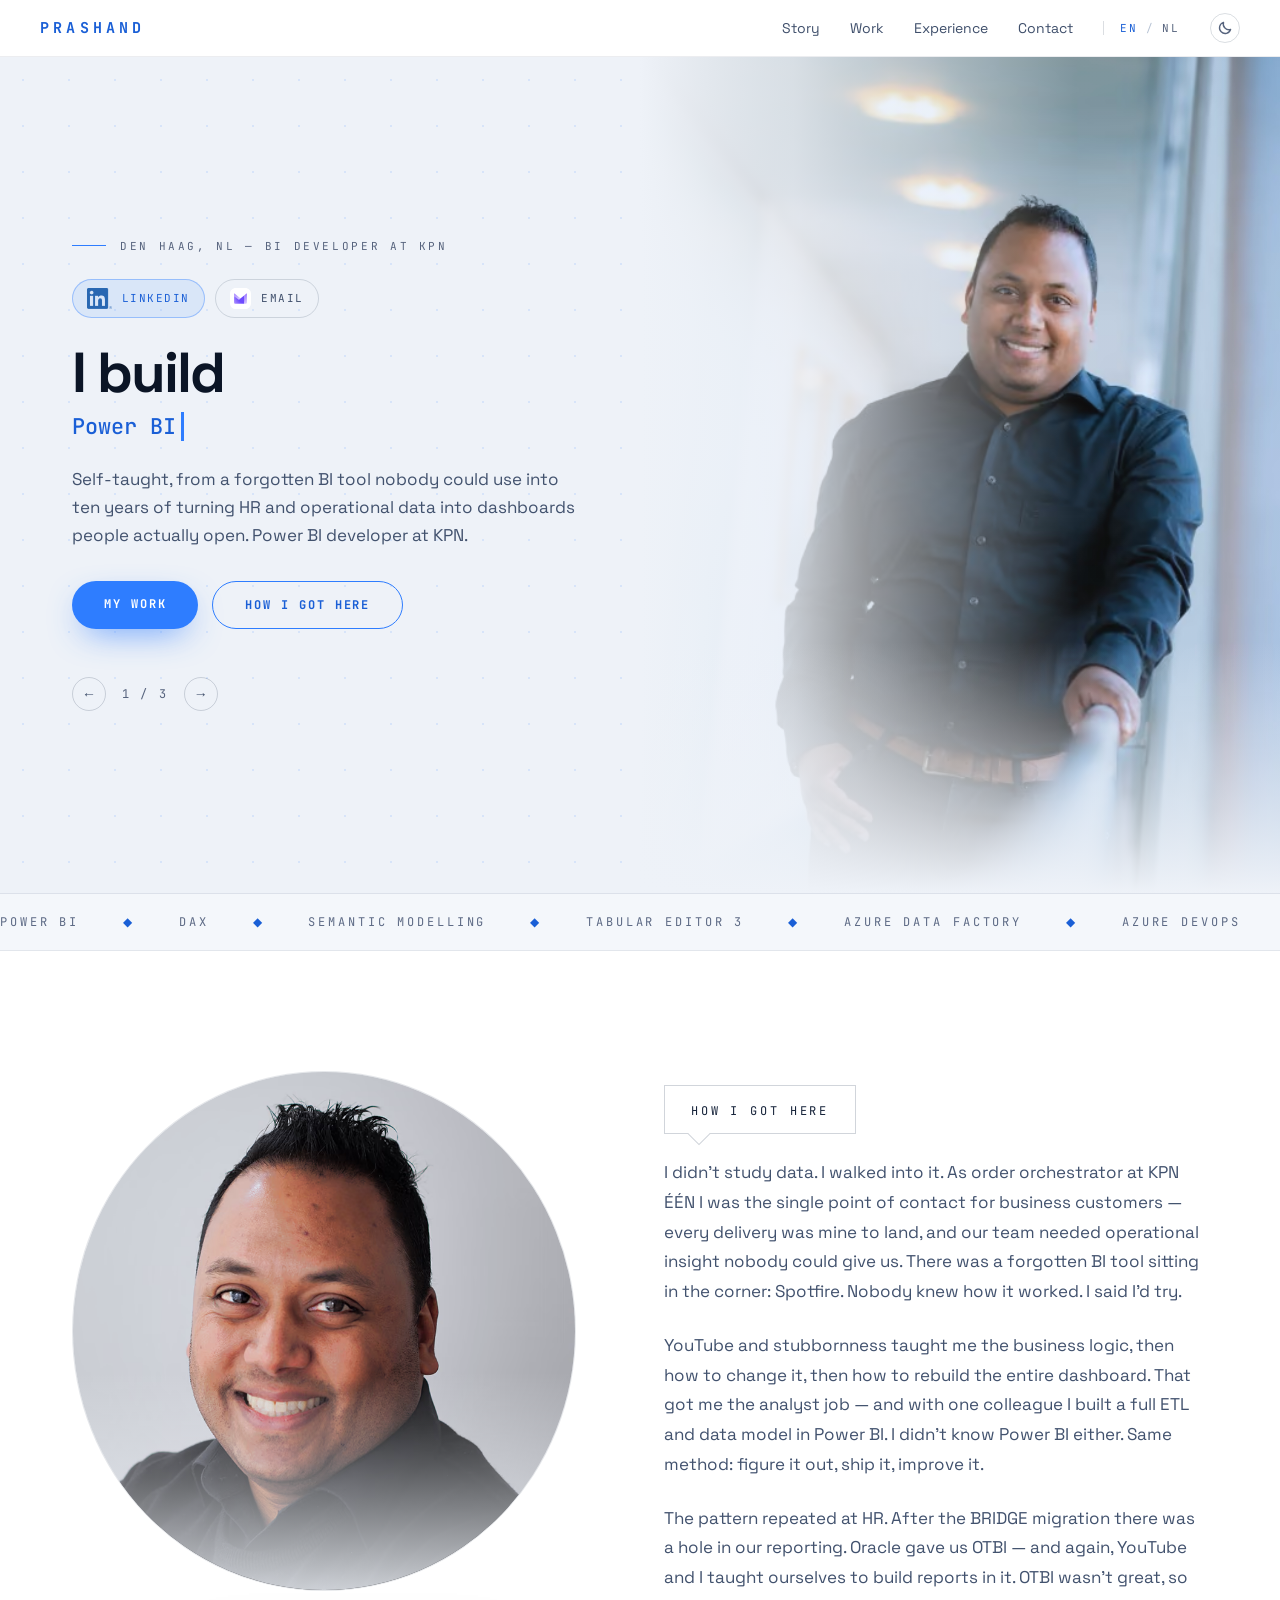
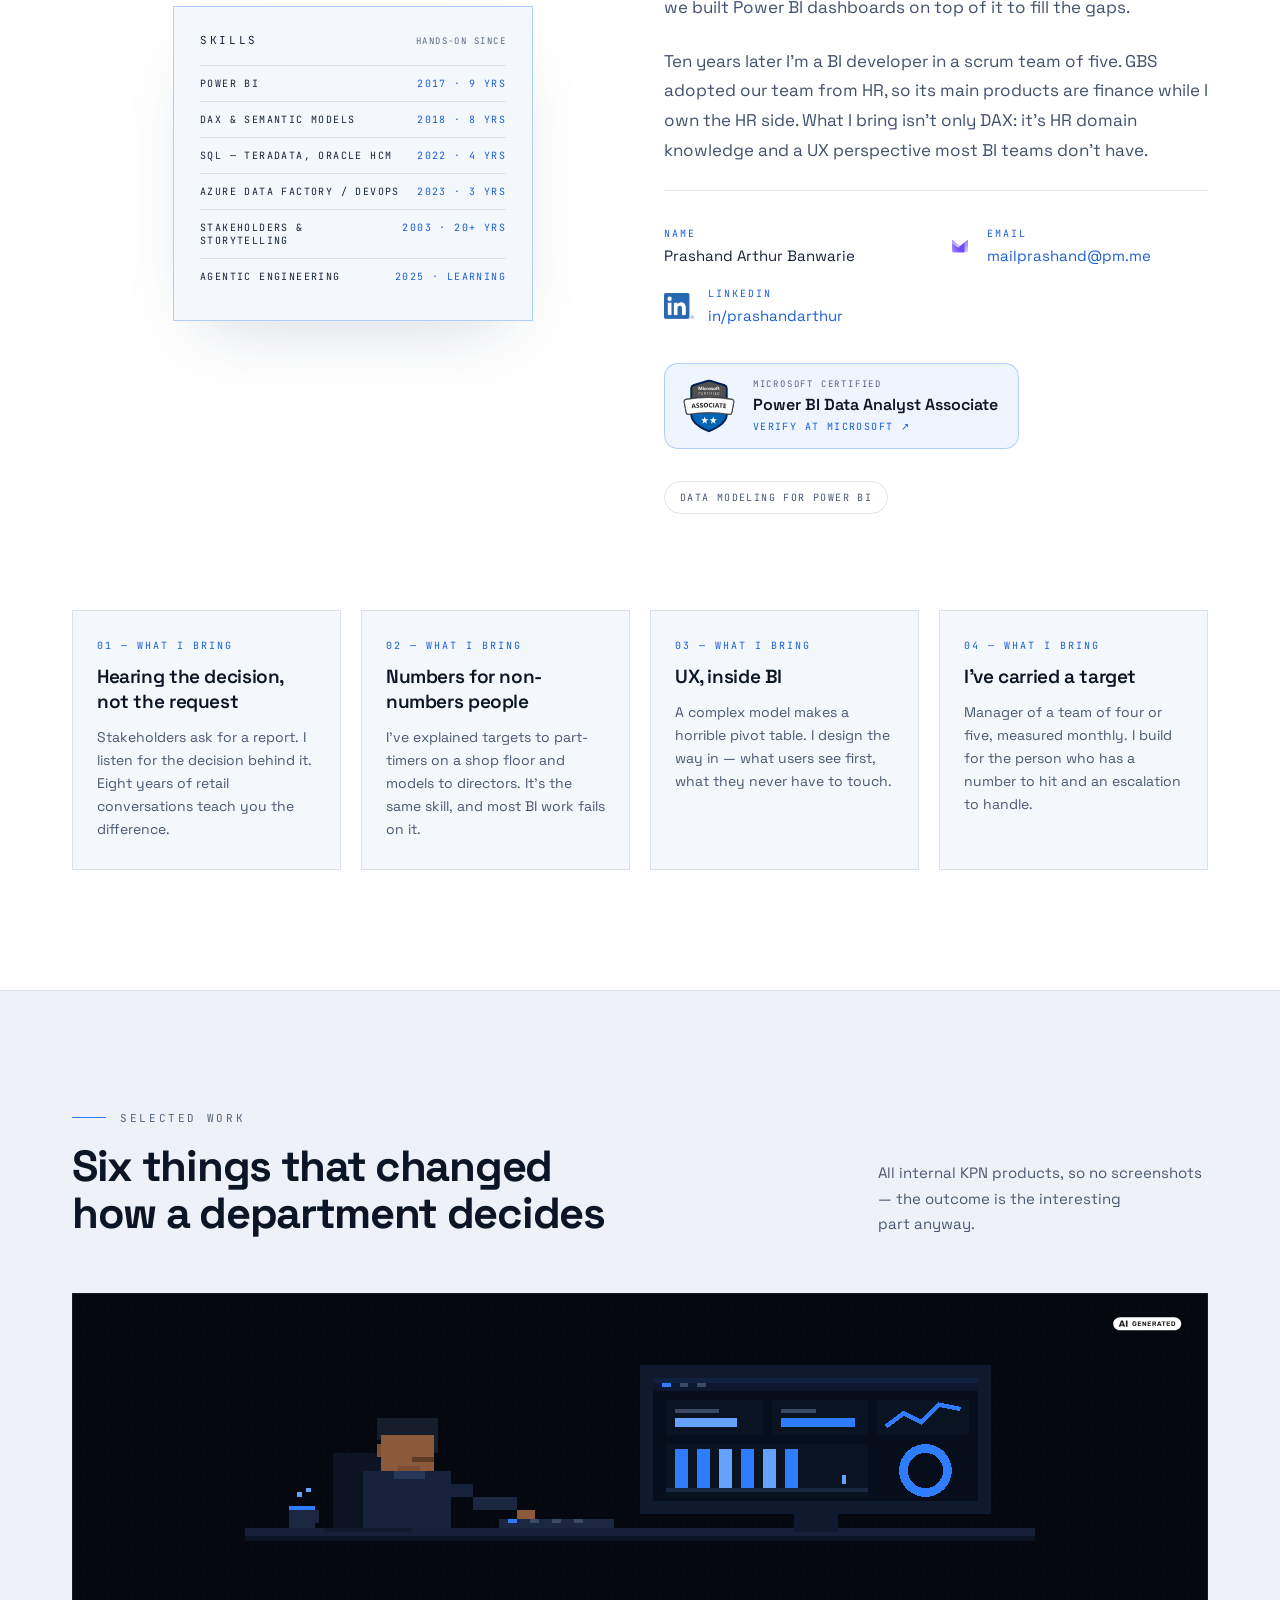
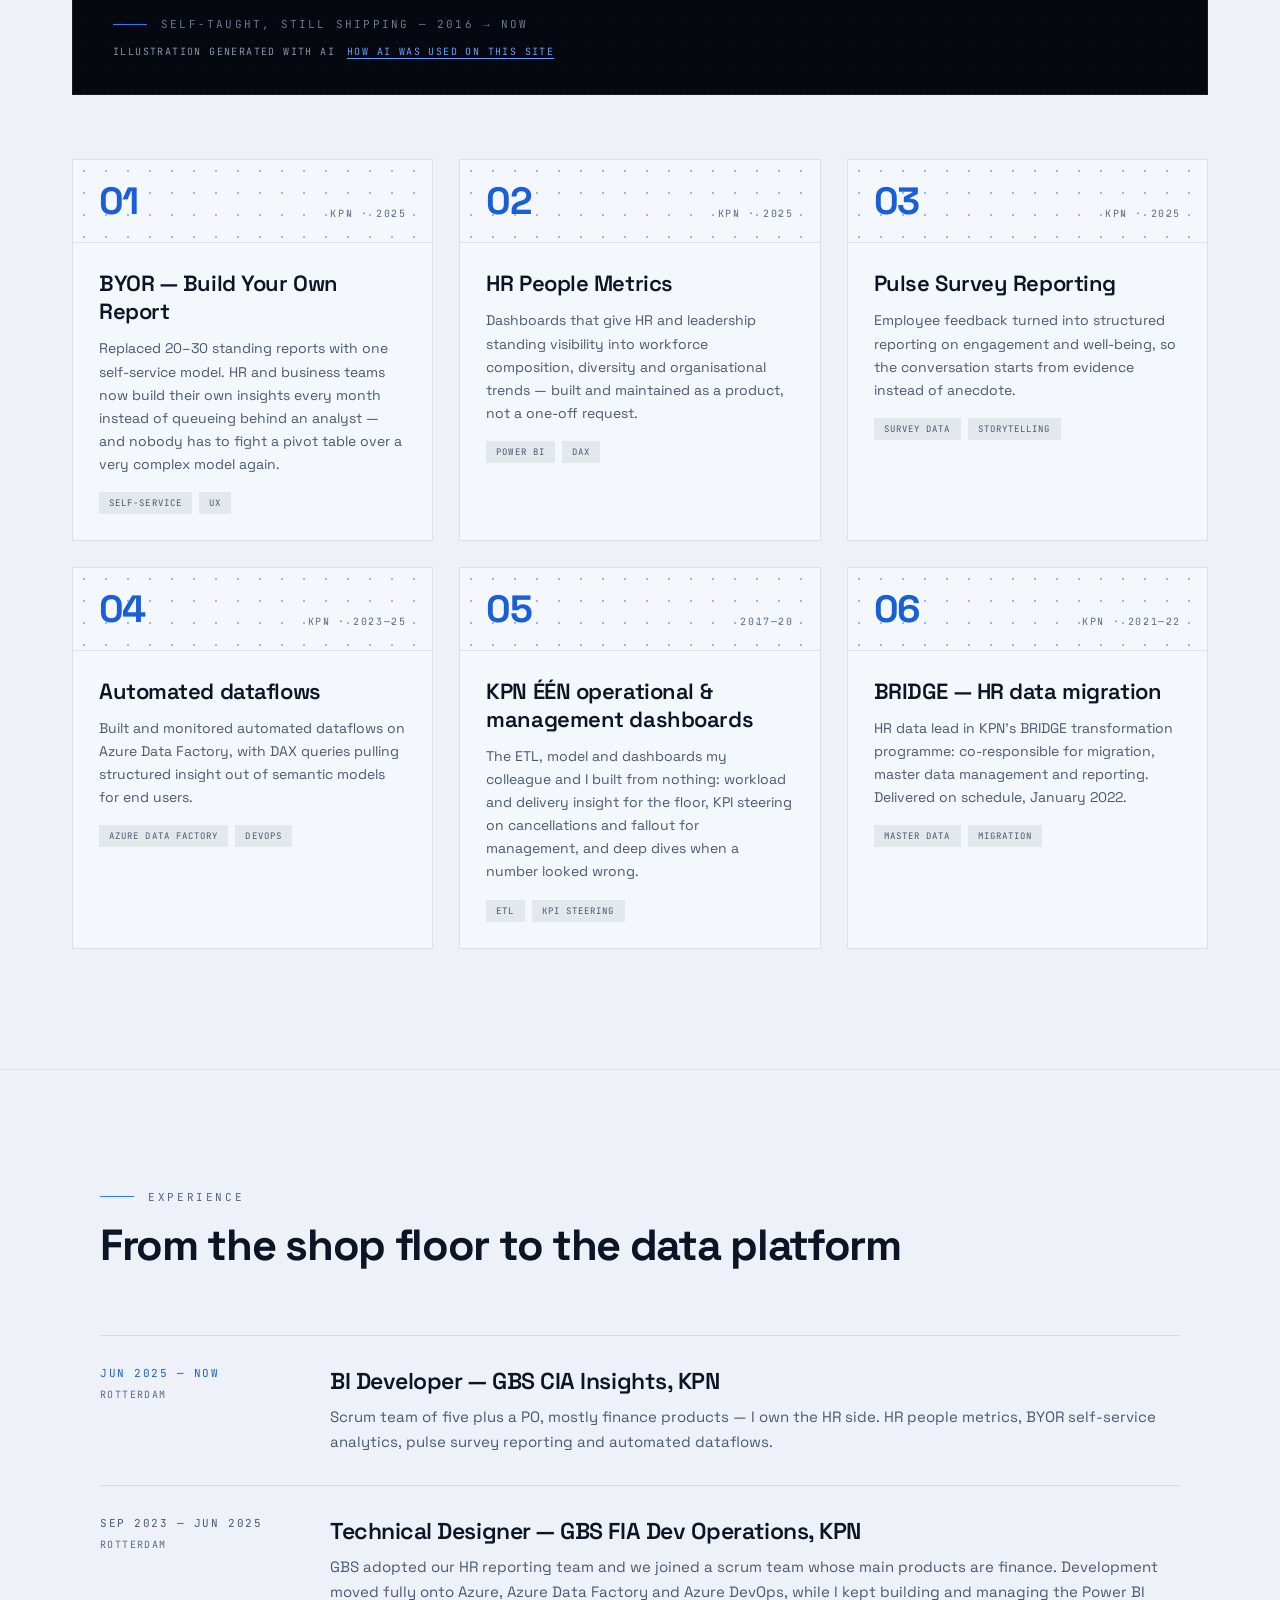
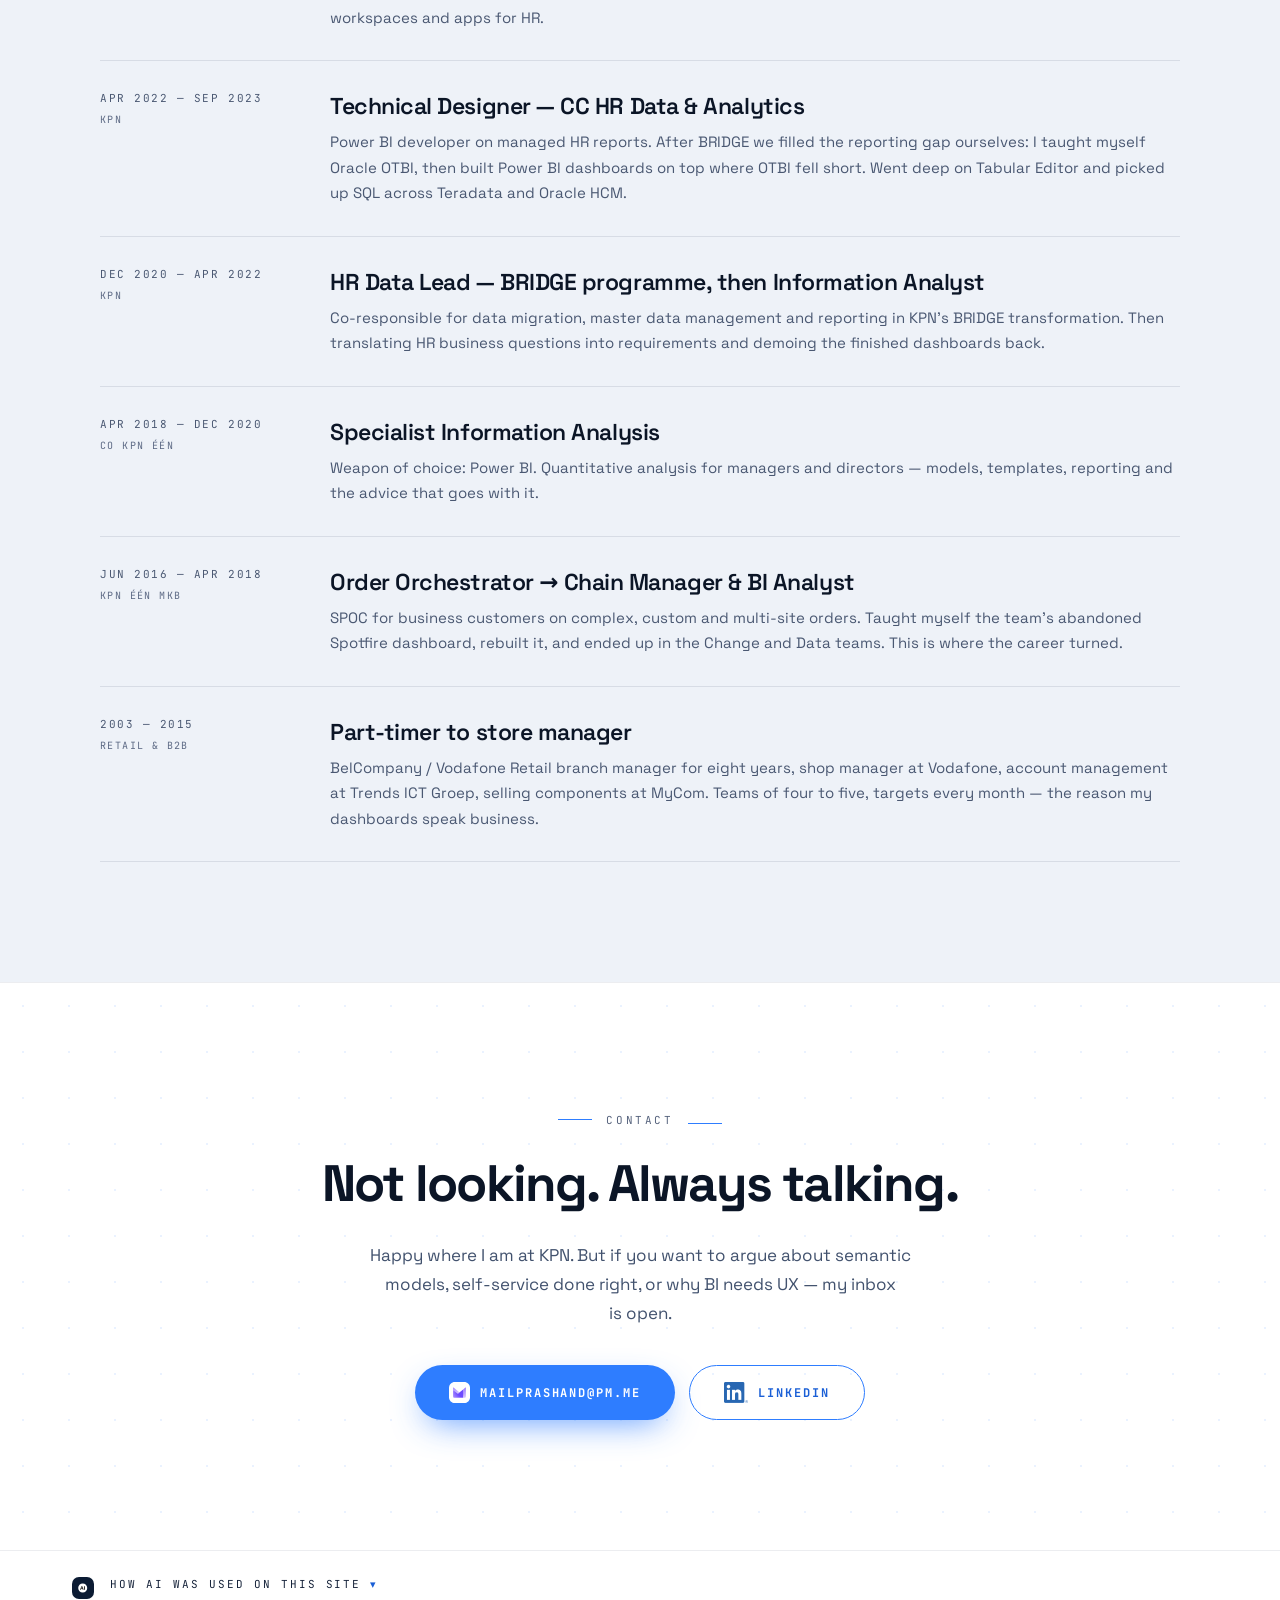
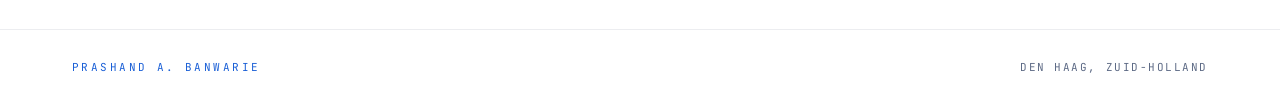
<file: index.html>
<!DOCTYPE html>
<html lang="en">
<head>
<meta charset="utf-8">
<meta name="viewport" content="width=device-width, initial-scale=1">
<title>Prashand Banwarie — Power BI Developer</title>
<meta name="description" content="Prashand Arthur Banwarie — Power BI developer at KPN in The Hague. Ten years of turning HR and operational data into dashboards people actually open.">
<meta name="author" content="Prashand Arthur Banwarie">
<meta name="theme-color" media="(prefers-color-scheme: light)" content="#FFFFFF">
<meta name="theme-color" content="#05080F">
<link rel="canonical" href="https://prashand.com/">
<link rel="alternate" hreflang="en" href="https://prashand.com/">
<link rel="alternate" hreflang="nl" href="https://prashand.com/nl.html">
<link rel="alternate" hreflang="x-default" href="https://prashand.com/">
<link rel="icon" href="assets/favicon.svg" type="image/svg+xml">

<meta property="og:type" content="website">
<meta property="og:site_name" content="Prashand Arthur Banwarie">
<meta property="og:locale" content="en_GB">
<meta property="og:url" content="https://prashand.com/">
<meta property="og:title" content="Prashand Banwarie — Power BI Developer">
<meta property="og:description" content="Prashand Arthur Banwarie — Power BI developer at KPN in The Hague. Ten years of turning HR and operational data into dashboards people actually open.">
<meta property="og:image" content="https://prashand.com/assets/img/hero-portrait.jpg">
<meta property="og:image:width" content="1024">
<meta property="og:image:height" content="684">
<meta property="og:image:alt" content="Prashand Banwarie">
<meta name="twitter:card" content="summary_large_image">

<link rel="preload" href="assets/fonts/space-grotesk-latin.woff2" as="font" type="font/woff2" crossorigin>
<link rel="preload" href="assets/fonts/jetbrains-mono-latin.woff2" as="font" type="font/woff2" crossorigin>
<link rel="stylesheet" href="assets/site.css">
<script>document.documentElement.className+=" js"</script>
<script>(function(){try{var t=localStorage.getItem('theme');if(t==='light'||t==='dark')document.documentElement.setAttribute('data-theme',t)}catch(e){}})()</script>
<script type="application/ld+json">
{
  "@context": "https://schema.org",
  "@type": "Person",
  "name": "Prashand Arthur Banwarie",
  "jobTitle": "Power BI Developer",
  "worksFor": {
    "@type": "Organization",
    "name": "KPN"
  },
  "address": {
    "@type": "PostalAddress",
    "addressLocality": "Den Haag",
    "addressCountry": "NL"
  },
  "email": "mailto:mailprashand@pm.me",
  "url": "https://prashand.com/",
  "image": "https://prashand.com/assets/img/hero-portrait.jpg",
  "sameAs": [
    "https://www.linkedin.com/in/prashandarthur"
  ]
}
</script>
</head>
<body>
<a class="skip-link" href="#main">Skip to main content</a>
<div class="scroll-progress" aria-hidden="true"><i></i></div>


<div class="page-wrap" style="background:var(--bg);min-height:100vh;overflow-x:hidden">

  <header class="site-header"><nav aria-label="Main" class="site-nav" style="position:sticky;top:0;z-index:50;display:flex;align-items:center;justify-content:space-between;gap:24px;padding:18px 40px;background:var(--frost);backdrop-filter:blur(14px);border-bottom:1px solid var(--edge-06)">
    <a href="#top" style="font-family:'JetBrains Mono',monospace;font-size:15px;font-weight:700;letter-spacing:.28em;color:var(--accent-text);text-transform:uppercase;white-space:nowrap">PRASHAND</a>
    <div class="nav-links" style="display:flex;align-items:center;gap:30px">
      <a class="x0 nav-link" href="#story" style="font-size:14px;color:var(--body)" data-nav="story">Story</a>
      <a class="x0 nav-link" href="#work" style="font-size:14px;color:var(--body)" data-nav="work">Work</a>
      <a class="x0 nav-link" href="#experience" style="font-size:14px;color:var(--body)" data-nav="experience">Experience</a>
      <a class="x0 nav-link" href="#contact" style="font-size:14px;color:var(--body)" data-nav="contact">Contact</a>
      <div style="display:flex;align-items:center;gap:8px;padding-left:16px;border-left:1px solid var(--edge-12);font-family:'JetBrains Mono',monospace;font-size:11px;letter-spacing:.16em">
        <span style="color:var(--accent-text)">EN</span>
        <span style="color:var(--sep)">/</span>
        <a class="x0" href="nl.html" style="color:var(--muted-2)">NL</a>
      </div>
    <button type="button" class="theme-toggle" aria-label="Theme" data-to-light="Switch to the light theme" data-to-dark="Switch to the dark theme"><svg class="tt-sun" width="16" height="16" viewBox="0 0 24 24" fill="none" stroke="currentColor" stroke-width="2" stroke-linecap="round" aria-hidden="true"><circle cx="12" cy="12" r="4"/><path d="M12 2v3M12 19v3M2 12h3M19 12h3M4.5 4.5l2 2M17.5 17.5l2 2M19.5 4.5l-2 2M6.5 17.5l-2 2"/></svg><svg class="tt-moon" width="16" height="16" viewBox="0 0 24 24" fill="none" stroke="currentColor" stroke-width="2" stroke-linejoin="round" aria-hidden="true"><path d="M20.4 14.2A8.5 8.5 0 0 1 9.8 3.6a8.5 8.5 0 1 0 10.6 10.6Z"/></svg></button></div>
  </nav></header>
<main id="main">

  <section class="sec hero" id="top" style="position:relative;display:grid;grid-template-columns:minmax(0,1fr) minmax(0,1fr);min-height:calc(100vh - 63px);background:var(--bg-2);border-bottom:1px solid var(--edge-06)">
    <div style="position:absolute;inset:0;background-image:radial-gradient(var(--tint-50) 1px, transparent 1px);background-size:46px 46px;opacity:.22;pointer-events:none"></div>

    <div class="hero-copy" style="position:relative;display:flex;flex-direction:column;justify-content:center;gap:26px;padding:80px 56px 80px 72px;max-width:660px">
      <div style="display:flex;align-items:baseline;gap:14px;font-family:'JetBrains Mono',monospace;font-size:11px;letter-spacing:.24em;color:var(--muted-2);text-transform:uppercase">
        <span style="flex:none;width:34px;height:1px;background:var(--accent);transform:translateY(-4px)"></span>
        <span>Den Haag, NL — BI Developer at KPN</span>
      </div>

      <div style="display:flex;flex-wrap:wrap;gap:10px">
        <a class="x1 brand-link" href="https://www.linkedin.com/in/prashandarthur" target="_blank" rel="noopener noreferrer" style="padding:8px 14px;border:1px solid var(--tint-35);border-radius:999px;background:var(--tint-08);font-family:'JetBrains Mono',monospace;font-size:11px;letter-spacing:.14em;white-space:nowrap;color:var(--link)"><img src="assets/brand/linkedin-bug.png" alt="" width="635" height="540" style="height:21px;width:auto;flex:none">LINKEDIN</a>
        <a class="x2 brand-link" href="mailto:mailprashand@pm.me" style="padding:8px 14px;border:1px solid var(--edge-12);border-radius:999px;font-family:'JetBrains Mono',monospace;font-size:11px;letter-spacing:.14em;white-space:nowrap;color:var(--body)"><img src="assets/brand/proton-mail-badge.svg" alt="" width="36" height="36" style="height:21px;width:auto;flex:none">EMAIL</a>
      </div>

      <h1 style="margin:0;display:flex;flex-direction:column;align-items:flex-start;gap:14px;font-size:clamp(38px,4.4vw,68px);line-height:1.04;font-weight:700;letter-spacing:-.035em;color:var(--ink)">
        <span>I build</span>
        <span style="position:relative;display:block;font-family:'JetBrains Mono',monospace;font-size:clamp(16px,1.7vw,26px);font-weight:500;letter-spacing:0;white-space:nowrap">
          <span aria-hidden="true" style="visibility:hidden">self-service analytics</span>
          <span style="position:absolute;left:0;top:0"><span style="color:var(--accent-text);padding-right:5px;border-right:3px solid var(--accent);animation:blink 1.8s steps(1) infinite" id="typed" data-roles="[&quot;Power BI dashboards&quot;,&quot;self-service analytics&quot;,&quot;data people trust&quot;]">Power BI dashboards</span></span>
        </span>
      </h1>

      <p style="margin:0;max-width:520px;font-size:17px;line-height:1.65;color:var(--body-2);text-wrap:pretty">
        Self-taught, from a forgotten BI tool nobody could use into ten years of turning HR and operational data into dashboards people actually open. Power BI developer at KPN.
      </p>

      <div class="hero-cta" style="display:flex;gap:14px;padding-top:6px">
        <a class="x3" href="#work" style="padding:15px 32px;border-radius:999px;background:var(--accent);font-family:'JetBrains Mono',monospace;font-size:12px;font-weight:700;letter-spacing:.16em;white-space:nowrap;color:#fff;box-shadow:0 12px 34px -12px var(--tint-85)">MY WORK</a>
        <a class="x4" href="#story" style="padding:15px 32px;border-radius:999px;border:1px solid var(--accent);font-family:'JetBrains Mono',monospace;font-size:12px;font-weight:700;letter-spacing:.16em;white-space:nowrap;color:var(--link)">HOW I GOT HERE</a>
      </div>

      <div class="role-nav" style="display:flex;align-items:center;gap:16px;padding-top:22px">
        <button class="x5" type="button" id="role-prev" aria-label="Previous phrase" style="width:34px;height:34px;display:flex;align-items:center;justify-content:center;border:1px solid var(--edge-14);border-radius:50%;background:transparent;color:var(--body);cursor:pointer;font-size:14px">←</button>
        <span style="font-family:'JetBrains Mono',monospace;font-size:12px;letter-spacing:.18em;color:var(--muted-2)" id="role-counter">1 / 3</span>
        <button class="x5" type="button" id="role-next" aria-label="Next phrase" style="width:34px;height:34px;display:flex;align-items:center;justify-content:center;border:1px solid var(--edge-14);border-radius:50%;background:transparent;color:var(--body);cursor:pointer;font-size:14px">→</button>
      </div>
    </div>

    
      <div class="hero-media" style="position:relative;min-height:520px">
        <picture style="display:contents"><source type="image/avif" srcset="assets/img/hero-portrait.avif"><img src="assets/img/hero-portrait.jpg" alt="Prashand Banwarie" width="1024" height="684" fetchpriority="high" style="position:absolute;inset:0;width:100%;height:100%;object-fit:cover"></picture>
        <div style="position:absolute;inset:0;background:var(--chip);mix-blend-mode:multiply;opacity:.62;pointer-events:none"></div>
        <div class="hero-fade-x" style="position:absolute;inset:0;background:linear-gradient(90deg,var(--bg-2) 0%,var(--scrim-78) 24%,var(--scrim-05) 68%);pointer-events:none"></div>
        <div style="position:absolute;inset:0;background:linear-gradient(0deg,var(--bg-2) 0%,var(--scrim-0) 30%);pointer-events:none"></div>
      </div>
    

    
  </section>

  <div style="display:flex;overflow:hidden;padding:20px 0;background:var(--card);border-bottom:1px solid var(--edge-06)">
    <div style="display:flex;flex-shrink:0;gap:44px;padding-right:44px;animation:marquee 46s linear infinite;font-family:'JetBrains Mono',monospace;font-size:12px;letter-spacing:.24em;color:var(--muted-3);white-space:nowrap;text-transform:uppercase">
      <span>Power BI</span><span style="color:var(--accent-text)">◆</span><span>DAX</span><span style="color:var(--accent-text)">◆</span><span>Semantic modelling</span><span style="color:var(--accent-text)">◆</span><span>Tabular Editor 3</span><span style="color:var(--accent-text)">◆</span><span>Azure Data Factory</span><span style="color:var(--accent-text)">◆</span><span>Azure DevOps</span><span style="color:var(--accent-text)">◆</span><span>Git</span><span style="color:var(--accent-text)">◆</span><span>SQL — Teradata &amp; Oracle HCM</span><span style="color:var(--accent-text)">◆</span><span>Oracle OTBI</span><span style="color:var(--accent-text)">◆</span><span>UX for BI</span><span style="color:var(--accent-text)">◆</span><span>HR analytics</span><span style="color:var(--accent-text)">◆</span><span>Agentic engineering</span><span style="color:var(--accent-text)">◆</span>
      <span>Power BI</span><span style="color:var(--accent-text)">◆</span><span>DAX</span><span style="color:var(--accent-text)">◆</span><span>Semantic modelling</span><span style="color:var(--accent-text)">◆</span><span>Tabular Editor 3</span><span style="color:var(--accent-text)">◆</span><span>Azure Data Factory</span><span style="color:var(--accent-text)">◆</span><span>Azure DevOps</span><span style="color:var(--accent-text)">◆</span><span>Git</span><span style="color:var(--accent-text)">◆</span><span>SQL — Teradata &amp; Oracle HCM</span><span style="color:var(--accent-text)">◆</span><span>Oracle OTBI</span><span style="color:var(--accent-text)">◆</span><span>UX for BI</span><span style="color:var(--accent-text)">◆</span><span>HR analytics</span><span style="color:var(--accent-text)">◆</span><span>Agentic engineering</span><span style="color:var(--accent-text)">◆</span>
    </div>
  </div>

  <section class="sec" id="story" style="padding:120px 72px;background:var(--bg)">
    <div style="display:grid;grid-template-columns:minmax(0,1fr) minmax(0,1.08fr);gap:88px;max-width:1280px;margin:0 auto;align-items:start">
      <div class="story-col" data-reveal="1" style="position:relative;padding-bottom:120px">
        <div class="story-photo" style="position:relative;height:520px;border:1px solid var(--edge-08);border-radius:50%;overflow:hidden">
          <picture style="display:contents"><source type="image/avif" srcset="assets/img/about-photo.avif"><img src="assets/img/about-photo.jpg" alt="Prashand Banwarie at work on a Power BI report" width="856" height="856" loading="lazy" decoding="async" style="position:absolute;inset:0;width:100%;height:100%;object-fit:cover"></picture>
          <div style="position:absolute;inset:0;background:var(--chip);mix-blend-mode:multiply;opacity:.32;pointer-events:none"></div>
          <div style="position: absolute; inset: 0; background: linear-gradient(0deg,var(--fade-85) 0%,var(--fade-0) 42%); pointer-events: none; border-radius: 15px"></div>
        </div>
        <div class="skills-card" style="position: absolute; width: min(360px,100%); max-width: calc(100% - 30px); padding: 26px; background: var(--card); border: 1px solid var(--tint-30); box-shadow: 0 30px 70px -30px var(--shadow); left: 101px; top: 535px">
          <div style="display:flex;justify-content:space-between;align-items:baseline;gap:12px">
            <span style="font-family:'JetBrains Mono',monospace;font-size:11px;letter-spacing:.24em;color:var(--text);text-transform:uppercase">Skills</span>
            <span style="font-family:'JetBrains Mono',monospace;font-size:9px;letter-spacing:.16em;color:var(--muted-3)">HANDS-ON SINCE</span>
          </div>
          <div style="display:flex;flex-direction:column;margin-top:18px">
            <div style="display:flex;justify-content:space-between;align-items:baseline;gap:16px;padding:11px 0;border-top:1px solid var(--edge-08)">
              <span style="font-family:'JetBrains Mono',monospace;font-size:10px;letter-spacing:.14em;color:var(--text)">POWER BI</span>
              <span style="font-family:'JetBrains Mono',monospace;font-size:10px;letter-spacing:.14em;color:var(--link);white-space:nowrap">2017 · 9 YRS</span>
            </div>
            <div style="display:flex;justify-content:space-between;align-items:baseline;gap:16px;padding:11px 0;border-top:1px solid var(--edge-08)">
              <span style="font-family:'JetBrains Mono',monospace;font-size:10px;letter-spacing:.14em;color:var(--text)">DAX &amp; SEMANTIC MODELS</span>
              <span style="font-family:'JetBrains Mono',monospace;font-size:10px;letter-spacing:.14em;color:var(--link);white-space:nowrap">2018 · 8 YRS</span>
            </div>
            <div style="display:flex;justify-content:space-between;align-items:baseline;gap:16px;padding:11px 0;border-top:1px solid var(--edge-08)">
              <span style="font-family:'JetBrains Mono',monospace;font-size:10px;letter-spacing:.14em;color:var(--text)">SQL — TERADATA, ORACLE HCM</span>
              <span style="font-family:'JetBrains Mono',monospace;font-size:10px;letter-spacing:.14em;color:var(--link);white-space:nowrap">2022 · 4 YRS</span>
            </div>
            <div style="display:flex;justify-content:space-between;align-items:baseline;gap:16px;padding:11px 0;border-top:1px solid var(--edge-08)">
              <span style="font-family:'JetBrains Mono',monospace;font-size:10px;letter-spacing:.14em;color:var(--text)">AZURE DATA FACTORY / DEVOPS</span>
              <span style="font-family:'JetBrains Mono',monospace;font-size:10px;letter-spacing:.14em;color:var(--link);white-space:nowrap">2023 · 3 YRS</span>
            </div>
            <div style="display:flex;justify-content:space-between;align-items:baseline;gap:16px;padding:11px 0;border-top:1px solid var(--edge-08)">
              <span style="font-family:'JetBrains Mono',monospace;font-size:10px;letter-spacing:.14em;color:var(--text)">STAKEHOLDERS &amp; STORYTELLING</span>
              <span style="font-family:'JetBrains Mono',monospace;font-size:10px;letter-spacing:.14em;color:var(--link);white-space:nowrap">2003 · 20+ YRS</span>
            </div>
            <div style="display:flex;justify-content:space-between;align-items:baseline;gap:16px;padding:11px 0;border-top:1px solid var(--edge-08)">
              <span style="font-family:'JetBrains Mono',monospace;font-size:10px;letter-spacing:.14em;color:var(--text)">AGENTIC ENGINEERING</span>
              <span style="font-family:'JetBrains Mono',monospace;font-size:10px;letter-spacing:.14em;color:var(--link);white-space:nowrap">2025 · LEARNING</span>
            </div>
          </div>
        </div>
      </div>

      <div data-reveal="1" style="display:flex;flex-direction:column;gap:24px;padding-top:14px">
        <div style="align-self:flex-start;position:relative;padding:13px 26px;border:1px solid var(--edge-16)">
          <span style="font-family:'JetBrains Mono',monospace;font-size:12px;letter-spacing:.24em;color:var(--text);text-transform:uppercase">How I got here</span>
          <span style="position:absolute;left:26px;bottom:-9px;width:16px;height:16px;background:var(--bg);border-right:1px solid var(--edge-16);border-bottom:1px solid var(--edge-16);transform:rotate(45deg)"></span>
        </div>
        <p style="margin:0;font-size:17px;line-height:1.75;color:var(--body-2);text-wrap:pretty">
          I didn't study data. I walked into it. As order orchestrator at KPN ÉÉN I was the single point of contact for business customers — every delivery was mine to land, and our team needed operational insight nobody could give us. There was a forgotten BI tool sitting in the corner: Spotfire. Nobody knew how it worked. I said I'd try.
        </p>
        <p style="margin:0;font-size:17px;line-height:1.75;color:var(--body-2);text-wrap:pretty">
          YouTube and stubbornness taught me the business logic, then how to change it, then how to rebuild the entire dashboard. That got me the analyst job — and with one colleague I built a full ETL and data model in Power BI. I didn't know Power BI either. Same method: figure it out, ship it, improve it.
        </p>
        <p style="margin:0;font-size:17px;line-height:1.75;color:var(--body-2);text-wrap:pretty">
          The pattern repeated at HR. After the BRIDGE migration there was a hole in our reporting. Oracle gave us OTBI — and again, YouTube and I taught ourselves to build reports in it. OTBI wasn't great, so we built Power BI dashboards on top of it to fill the gaps.
        </p>
        <p style="margin:0;font-size:17px;line-height:1.75;color:var(--body-2);text-wrap:pretty">
          Ten years later I'm a BI developer in a scrum team of five. GBS adopted our team from HR, so its main products are finance while I own the HR side. What I bring isn't only DAX: it's HR domain knowledge and a UX perspective most BI teams don't have.
        </p>

        <div style="display:grid;grid-template-columns:minmax(0,1fr) minmax(0,1fr);gap:22px;padding-top:16px;border-top:1px solid var(--edge-07)">
          <div style="display:flex;flex-direction:column;gap:6px;padding-top:20px">
            <span style="font-family:'JetBrains Mono',monospace;font-size:10px;letter-spacing:.2em;color:var(--accent-text)">NAME</span>
            <span style="font-size:15px;color:var(--text)">Prashand Arthur Banwarie</span>
          </div>
          <div class="brand-pair" style="padding-top:20px"><img src="assets/brand/proton-mail-badge.svg" alt="" width="36" height="36" style="height:26px;width:auto;flex:none"><div style="display:flex;flex-direction:column;gap:6px"><span style="font-family:'JetBrains Mono',monospace;font-size:10px;letter-spacing:.2em;color:var(--accent-text)">EMAIL</span><a href="mailto:mailprashand@pm.me" style="font-size:15px">mailprashand@pm.me</a></div></div>
          
          <div class="brand-pair" style=""><img src="assets/brand/linkedin-bug.png" alt="" width="635" height="540" style="height:26px;width:auto;flex:none"><div style="display:flex;flex-direction:column;gap:6px"><span style="font-family:'JetBrains Mono',monospace;font-size:10px;letter-spacing:.2em;color:var(--accent-text)">LINKEDIN</span><a href="https://www.linkedin.com/in/prashandarthur" target="_blank" rel="noopener noreferrer" style="font-size:15px">in/prashandarthur</a></div></div>
        </div>

        <a class="cert-card" href="https://learn.microsoft.com/api/credentials/share/en-us/BanwariePrashand-2093/EE55F1D6C38B2C99?sharingId=CE268806D33A9946" target="_blank" rel="noopener noreferrer"><img src="assets/badges/microsoft-certified-associate.svg" alt="Microsoft Certified: Power BI Data Analyst Associate badge" width="300" height="300" loading="lazy" decoding="async"><span class="cert-text"><span class="cert-kicker">Microsoft Certified</span><span class="cert-name">Power BI Data Analyst Associate</span><span class="cert-verify">Verify at Microsoft <span aria-hidden="true">↗</span></span></span></a>
<div style="display:flex;flex-wrap:wrap;gap:10px;padding-top:8px">
          <span style="padding:9px 15px;border:1px solid var(--edge-10);border-radius:999px;font-family:'JetBrains Mono',monospace;font-size:10px;letter-spacing:.14em;color:var(--muted)">DATA MODELING FOR POWER BI</span>
        </div>
      </div>
    </div>

    <div style="display:grid;grid-template-columns:repeat(auto-fit,minmax(262px,1fr));gap:20px;max-width:1280px;margin:96px auto 0">
      <div data-reveal="1" style="display:flex;flex-direction:column;gap:12px;padding:28px 24px;background:var(--card);border:1px solid var(--edge-08)">
        <span style="font-family:'JetBrains Mono',monospace;font-size:10px;letter-spacing:.2em;color:var(--accent-text)">01 — WHAT I BRING</span>
        <h2 style="margin:0;font-size:19px;font-weight:600;letter-spacing:-.02em;color:var(--ink)">Hearing the decision, not the request</h2>
        <p style="margin:0;font-size:14px;line-height:1.65;color:var(--muted);text-wrap:pretty">Stakeholders ask for a report. I listen for the decision behind it. Eight years of retail conversations teach you the difference.</p>
      </div>
      <div data-reveal="1" style="display:flex;flex-direction:column;gap:12px;padding:28px 24px;background:var(--card);border:1px solid var(--edge-08)">
        <span style="font-family:'JetBrains Mono',monospace;font-size:10px;letter-spacing:.2em;color:var(--accent-text)">02 — WHAT I BRING</span>
        <h2 style="margin:0;font-size:19px;font-weight:600;letter-spacing:-.02em;color:var(--ink)">Numbers for non-numbers people</h2>
        <p style="margin:0;font-size:14px;line-height:1.65;color:var(--muted);text-wrap:pretty">I've explained targets to part-timers on a shop floor and models to directors. It's the same skill, and most BI work fails on it.</p>
      </div>
      <div data-reveal="1" style="display:flex;flex-direction:column;gap:12px;padding:28px 24px;background:var(--card);border:1px solid var(--edge-08)">
        <span style="font-family:'JetBrains Mono',monospace;font-size:10px;letter-spacing:.2em;color:var(--accent-text)">03 — WHAT I BRING</span>
        <h2 style="margin:0;font-size:19px;font-weight:600;letter-spacing:-.02em;color:var(--ink)">UX, inside BI</h2>
        <p style="margin:0;font-size:14px;line-height:1.65;color:var(--muted);text-wrap:pretty">A complex model makes a horrible pivot table. I design the way in — what users see first, what they never have to touch.</p>
      </div>
      <div data-reveal="1" style="display:flex;flex-direction:column;gap:12px;padding:28px 24px;background:var(--card);border:1px solid var(--edge-08)">
        <span style="font-family:'JetBrains Mono',monospace;font-size:10px;letter-spacing:.2em;color:var(--accent-text)">04 — WHAT I BRING</span>
        <h2 style="margin:0;font-size:19px;font-weight:600;letter-spacing:-.02em;color:var(--ink)">I've carried a target</h2>
        <p style="margin:0;font-size:14px;line-height:1.65;color:var(--muted);text-wrap:pretty">Manager of a team of four or five, measured monthly. I build for the person who has a number to hit and an escalation to handle.</p>
      </div>
    </div>
  </section>

  <section class="sec" id="work" style="padding:120px 72px;background:var(--bg-2);border-top:1px solid var(--edge-06)">
    <div style="max-width:1280px;margin:0 auto">
      <div style="display:flex;align-items:flex-end;justify-content:space-between;gap:40px;flex-wrap:wrap">
        <div style="display:flex;flex-direction:column;gap:18px">
          <div style="display:flex;align-items:center;gap:14px;font-family:'JetBrains Mono',monospace;font-size:11px;letter-spacing:.24em;color:var(--muted-2);text-transform:uppercase">
            <span style="width:34px;height:1px;background:var(--accent)"></span><span>Selected work</span>
          </div>
          <h2 style="margin:0;font-size:clamp(34px,3.4vw,50px);line-height:1.08;font-weight:700;letter-spacing:-.03em;color:var(--ink)">Six things that changed<br>how a department decides</h2>
        </div>
        <p style="margin:0;max-width:330px;font-size:15px;line-height:1.7;color:var(--muted);text-wrap:pretty">All internal KPN products, so no screenshots — the outcome is the interesting part anyway.</p>
      </div>

      <div class="art-panel" data-reveal="1" style="position:relative;margin-top:56px;padding:36px 40px;background:var(--bg);border:1px solid var(--edge-08);overflow:hidden"><span class="ai-badge"><img src="assets/eu-ai/ai-generated-white.svg" alt="AI generated" width="1790" height="567" style="height:28px;width:auto;flex:none;display:block"></span>
        <div style="position:absolute;inset:0;background-image:radial-gradient(var(--tint-40) 1px, transparent 1px);background-size:24px 24px;opacity:.2;pointer-events:none"></div>
        <svg viewBox="0 0 240 60" width="100%" style="position:relative;display:block;max-height:300px" shape-rendering="crispEdges" role="img" aria-label="Pixel-art scene of Prashand building a Power BI dashboard">
          <rect x="30" y="45" width="180" height="2" fill="#16203A"></rect><rect x="30" y="47" width="180" height="1" fill="#0C1424"></rect>
          <rect x="50" y="28" width="14" height="17" fill="#0C1424"></rect><rect x="48" y="45" width="20" height="1" fill="#121B2E"></rect>
          <g style="transform-box:fill-box;transform-origin:center bottom;animation:pxBob 5.6s ease-in-out infinite">
            <rect x="60" y="20" width="14" height="5" fill="#171E2B"></rect><rect x="72" y="24" width="2" height="4" fill="#171E2B"></rect>
            <rect x="61" y="24" width="12" height="8" fill="#8A5A3B"></rect><rect x="60" y="26" width="1" height="3" fill="#7A4E32"></rect>
            <rect x="68" y="29" width="5" height="1" fill="#5E3B25"></rect>
            <rect x="65" y="31" width="5" height="2" fill="#7A4E32"></rect>
            <rect x="57" y="32" width="20" height="13" fill="#16223A"></rect><rect x="64" y="32" width="7" height="2" fill="#26375A"></rect>
            <rect x="74" y="35" width="8" height="3" fill="#16223A"></rect>
          </g>
          <g style="transform-box:fill-box;transform-origin:left center;animation:pxType .62s ease-in-out infinite">
            <rect x="82" y="38" width="10" height="3" fill="#1B2740"></rect><rect x="92" y="41" width="4" height="2" fill="#8A5A3B"></rect>
          </g>
          <rect x="88" y="43" width="26" height="2" fill="#1B2740"></rect><rect x="90" y="43" width="2" height="1" fill="#2E7DFF"></rect><rect x="95" y="43" width="2" height="1" fill="#3A4966"></rect><rect x="100" y="43" width="2" height="1" fill="#3A4966"></rect><rect x="105" y="43" width="2" height="1" fill="#3A4966"></rect>
          <rect x="40" y="40" width="6" height="5" fill="#1B2740"></rect><rect x="40" y="40" width="6" height="1" fill="#2E7DFF"></rect><rect x="46" y="41" width="1" height="3" fill="#1B2740"></rect>
          <rect x="42" y="37" width="1" height="1" fill="#63A2FF" style="animation:pxSteam 2.8s linear infinite"></rect>
          <rect x="44" y="36" width="1" height="1" fill="#63A2FF" style="animation:pxSteam 2.8s linear .9s infinite"></rect>
          <rect x="120" y="8" width="80" height="34" fill="#0F1A2E"></rect><rect x="123" y="11" width="74" height="28" fill="#060D1B"></rect>
          <rect x="155" y="42" width="10" height="4" fill="#0F1A2E"></rect><rect x="145" y="46" width="30" height="1" fill="#16203A"></rect>
          <rect x="123" y="11" width="74" height="3" fill="#0D1830"></rect><rect x="125" y="12" width="2" height="1" fill="#2E7DFF"></rect><rect x="129" y="12" width="2" height="1" fill="#3A4966"></rect><rect x="133" y="12" width="2" height="1" fill="#3A4966"></rect>
          <rect x="126" y="16" width="22" height="8" fill="#0A1322"></rect><rect x="128" y="18" width="10" height="1" fill="#3A4966"></rect><rect x="128" y="20" width="14" height="2" fill="#63A2FF"></rect>
          <rect x="150" y="16" width="22" height="8" fill="#0A1322"></rect><rect x="152" y="18" width="8" height="1" fill="#3A4966"></rect><rect x="152" y="20" width="17" height="2" fill="#2E7DFF"></rect>
          <rect x="174" y="16" width="21" height="8" fill="#0A1322"></rect>
          <polyline points="176,22 180,19 184,21 188,17 193,18" fill="none" stroke="#2E7DFF" stroke-width="1" stroke-dasharray="70" style="animation:pxDraw 4.2s ease-in-out infinite"></polyline>
          <rect x="126" y="26" width="46" height="12" fill="#0A1322"></rect>
          <rect x="128" y="27" width="3" height="9" fill="#2E7DFF" style="transform-box:fill-box;transform-origin:bottom;animation:pxBarA 4.2s ease-in-out 0s infinite"></rect><rect x="133" y="27" width="3" height="9" fill="#2E7DFF" style="transform-box:fill-box;transform-origin:bottom;animation:pxBarB 4.2s ease-in-out 0.2s infinite"></rect><rect x="138" y="27" width="3" height="9" fill="#63A2FF" style="transform-box:fill-box;transform-origin:bottom;animation:pxBarC 4.2s ease-in-out 0.4s infinite"></rect><rect x="143" y="27" width="3" height="9" fill="#2E7DFF" style="transform-box:fill-box;transform-origin:bottom;animation:pxBarA 4.2s ease-in-out 0.6s infinite"></rect><rect x="148" y="27" width="3" height="9" fill="#63A2FF" style="transform-box:fill-box;transform-origin:bottom;animation:pxBarB 4.2s ease-in-out 0.8s infinite"></rect><rect x="153" y="27" width="3" height="9" fill="#2E7DFF" style="transform-box:fill-box;transform-origin:bottom;animation:pxBarC 4.2s ease-in-out 1s infinite"></rect>
          <rect x="126" y="36" width="46" height="1" fill="#1B2740"></rect>
          <circle cx="185" cy="32" r="5" fill="none" stroke="#12203A" stroke-width="2"></circle>
          <circle cx="185" cy="32" r="5" fill="none" stroke="#2E7DFF" stroke-width="2" stroke-dasharray="32" transform="rotate(-90 185 32)" style="animation:pxArc 4.2s ease-in-out infinite"></circle>
          <rect x="166" y="33" width="1" height="2" fill="#63A2FF" style="animation:blink 1.8s steps(1) infinite"></rect>
          <rect x="123" y="11" width="74" height="1" fill="#2E7DFF" opacity=".08" style="animation:pxScan 6s linear infinite"></rect>
        </svg>
        <div style="position:relative;display:flex;align-items:center;gap:14px;margin-top:24px">
          <span style="flex:none;width:34px;height:1px;background:var(--accent)"></span>
          <span class="wrap-label" style="font-family:'JetBrains Mono',monospace;font-size:11px;letter-spacing:.2em;color:var(--muted-2);white-space:nowrap">SELF-TAUGHT, STILL SHIPPING — 2016 → NOW</span>
        </div>
      <div class="ai-caption"><span>Illustration generated with AI</span><a href="#ai-disclosure">How AI was used on this site</a></div></div>
      <div style="display:grid;grid-template-columns:repeat(3,minmax(0,1fr));gap:26px;margin-top:64px">
        <div class="x6" data-reveal="1" style="display:flex;flex-direction:column;border:1px solid var(--edge-08);background:var(--card);transition:transform .4s cubic-bezier(.2,.7,.2,1),border-color .3s">
          <div style="position:relative;display:flex;align-items:flex-end;justify-content:space-between;gap:12px;padding:22px 26px;background-image:radial-gradient(var(--tint-45) 1px, transparent 1px);background-size:22px 22px;border-bottom:1px solid var(--edge-08)">
            <span style="font-size:38px;font-weight:700;letter-spacing:-.04em;color:var(--accent-text);line-height:1">01</span>
            <span style="font-family:'JetBrains Mono',monospace;font-size:10px;letter-spacing:.16em;white-space:nowrap;color:var(--muted-3)">KPN · 2025</span>
          </div>
          <div style="display:flex;flex-direction:column;gap:12px;padding:26px">
            <h3 style="margin:0;font-size:22px;font-weight:600;letter-spacing:-.02em;color:var(--ink)">BYOR — Build Your Own Report</h3>
            <p style="margin:0;font-size:14px;line-height:1.65;color:var(--muted);text-wrap:pretty">Replaced 20–30 standing reports with one self-service model. HR and business teams now build their own insights every month instead of queueing behind an analyst — and nobody has to fight a pivot table over a very complex model again.</p>
            <div style="display:flex;flex-wrap:wrap;gap:7px;padding-top:4px"><span style="padding:5px 10px;background:var(--edge-05);font-family:'JetBrains Mono',monospace;font-size:9px;letter-spacing:.12em;color:var(--muted)">SELF-SERVICE</span><span style="padding:5px 10px;background:var(--edge-05);font-family:'JetBrains Mono',monospace;font-size:9px;letter-spacing:.12em;color:var(--muted)">UX</span></div>
          </div>
        </div>

        <div class="x6" data-reveal="1" style="display:flex;flex-direction:column;border:1px solid var(--edge-08);background:var(--card);transition:transform .4s cubic-bezier(.2,.7,.2,1),border-color .3s">
          <div style="position:relative;display:flex;align-items:flex-end;justify-content:space-between;gap:12px;padding:22px 26px;background-image:radial-gradient(var(--tint-45) 1px, transparent 1px);background-size:22px 22px;border-bottom:1px solid var(--edge-08)">
            <span style="font-size:38px;font-weight:700;letter-spacing:-.04em;color:var(--accent-text);line-height:1">02</span>
            <span style="font-family:'JetBrains Mono',monospace;font-size:10px;letter-spacing:.16em;white-space:nowrap;color:var(--muted-3)">KPN · 2025</span>
          </div>
          <div style="display:flex;flex-direction:column;gap:12px;padding:26px">
            <h3 style="margin:0;font-size:22px;font-weight:600;letter-spacing:-.02em;color:var(--ink)">HR People Metrics</h3>
            <p style="margin:0;font-size:14px;line-height:1.65;color:var(--muted);text-wrap:pretty">Dashboards that give HR and leadership standing visibility into workforce composition, diversity and organisational trends — built and maintained as a product, not a one-off request.</p>
            <div style="display:flex;flex-wrap:wrap;gap:7px;padding-top:4px"><span style="padding:5px 10px;background:var(--edge-05);font-family:'JetBrains Mono',monospace;font-size:9px;letter-spacing:.12em;color:var(--muted)">POWER BI</span><span style="padding:5px 10px;background:var(--edge-05);font-family:'JetBrains Mono',monospace;font-size:9px;letter-spacing:.12em;color:var(--muted)">DAX</span></div>
          </div>
        </div>

        <div class="x6" data-reveal="1" style="display:flex;flex-direction:column;border:1px solid var(--edge-08);background:var(--card);transition:transform .4s cubic-bezier(.2,.7,.2,1),border-color .3s">
          <div style="position:relative;display:flex;align-items:flex-end;justify-content:space-between;gap:12px;padding:22px 26px;background-image:radial-gradient(var(--tint-45) 1px, transparent 1px);background-size:22px 22px;border-bottom:1px solid var(--edge-08)">
            <span style="font-size:38px;font-weight:700;letter-spacing:-.04em;color:var(--accent-text);line-height:1">03</span>
            <span style="font-family:'JetBrains Mono',monospace;font-size:10px;letter-spacing:.16em;white-space:nowrap;color:var(--muted-3)">KPN · 2025</span>
          </div>
          <div style="display:flex;flex-direction:column;gap:12px;padding:26px">
            <h3 style="margin:0;font-size:22px;font-weight:600;letter-spacing:-.02em;color:var(--ink)">Pulse Survey Reporting</h3>
            <p style="margin:0;font-size:14px;line-height:1.65;color:var(--muted);text-wrap:pretty">Employee feedback turned into structured reporting on engagement and well-being, so the conversation starts from evidence instead of anecdote.</p>
            <div style="display:flex;flex-wrap:wrap;gap:7px;padding-top:4px"><span style="padding:5px 10px;background:var(--edge-05);font-family:'JetBrains Mono',monospace;font-size:9px;letter-spacing:.12em;color:var(--muted)">SURVEY DATA</span><span style="padding:5px 10px;background:var(--edge-05);font-family:'JetBrains Mono',monospace;font-size:9px;letter-spacing:.12em;color:var(--muted)">STORYTELLING</span></div>
          </div>
        </div>

        <div class="x6" data-reveal="1" style="display:flex;flex-direction:column;border:1px solid var(--edge-08);background:var(--card);transition:transform .4s cubic-bezier(.2,.7,.2,1),border-color .3s">
          <div style="position:relative;display:flex;align-items:flex-end;justify-content:space-between;gap:12px;padding:22px 26px;background-image:radial-gradient(var(--tint-45) 1px, transparent 1px);background-size:22px 22px;border-bottom:1px solid var(--edge-08)">
            <span style="font-size:38px;font-weight:700;letter-spacing:-.04em;color:var(--accent-text);line-height:1">04</span>
            <span style="font-family:'JetBrains Mono',monospace;font-size:10px;letter-spacing:.16em;white-space:nowrap;color:var(--muted-3)">KPN · 2023—25</span>
          </div>
          <div style="display:flex;flex-direction:column;gap:12px;padding:26px">
            <h3 style="margin:0;font-size:22px;font-weight:600;letter-spacing:-.02em;color:var(--ink)">Automated dataflows</h3>
            <p style="margin:0;font-size:14px;line-height:1.65;color:var(--muted);text-wrap:pretty">Built and monitored automated dataflows on Azure Data Factory, with DAX queries pulling structured insight out of semantic models for end users.</p>
            <div style="display:flex;flex-wrap:wrap;gap:7px;padding-top:4px"><span style="padding:5px 10px;background:var(--edge-05);font-family:'JetBrains Mono',monospace;font-size:9px;letter-spacing:.12em;color:var(--muted)">AZURE DATA FACTORY</span><span style="padding:5px 10px;background:var(--edge-05);font-family:'JetBrains Mono',monospace;font-size:9px;letter-spacing:.12em;color:var(--muted)">DEVOPS</span></div>
          </div>
        </div>

        <div class="x6" data-reveal="1" style="display:flex;flex-direction:column;border:1px solid var(--edge-08);background:var(--card);transition:transform .4s cubic-bezier(.2,.7,.2,1),border-color .3s">
          <div style="position:relative;display:flex;align-items:flex-end;justify-content:space-between;gap:12px;padding:22px 26px;background-image:radial-gradient(var(--tint-45) 1px, transparent 1px);background-size:22px 22px;border-bottom:1px solid var(--edge-08)">
            <span style="font-size:38px;font-weight:700;letter-spacing:-.04em;color:var(--accent-text);line-height:1">05</span>
            <span style="font-family:'JetBrains Mono',monospace;font-size:10px;letter-spacing:.16em;white-space:nowrap;color:var(--muted-3)">2017—20</span>
          </div>
          <div style="display:flex;flex-direction:column;gap:12px;padding:26px">
            <h3 style="margin:0;font-size:22px;font-weight:600;letter-spacing:-.02em;color:var(--ink)">KPN ÉÉN operational &amp; management dashboards</h3>
            <p style="margin:0;font-size:14px;line-height:1.65;color:var(--muted);text-wrap:pretty">The ETL, model and dashboards my colleague and I built from nothing: workload and delivery insight for the floor, KPI steering on cancellations and fallout for management, and deep dives when a number looked wrong.</p>
            <div style="display:flex;flex-wrap:wrap;gap:7px;padding-top:4px"><span style="padding:5px 10px;background:var(--edge-05);font-family:'JetBrains Mono',monospace;font-size:9px;letter-spacing:.12em;color:var(--muted)">ETL</span><span style="padding:5px 10px;background:var(--edge-05);font-family:'JetBrains Mono',monospace;font-size:9px;letter-spacing:.12em;color:var(--muted)">KPI STEERING</span></div>
          </div>
        </div>

        <div class="x6" data-reveal="1" style="display:flex;flex-direction:column;border:1px solid var(--edge-08);background:var(--card);transition:transform .4s cubic-bezier(.2,.7,.2,1),border-color .3s">
          <div style="position:relative;display:flex;align-items:flex-end;justify-content:space-between;gap:12px;padding:22px 26px;background-image:radial-gradient(var(--tint-45) 1px, transparent 1px);background-size:22px 22px;border-bottom:1px solid var(--edge-08)">
            <span style="font-size:38px;font-weight:700;letter-spacing:-.04em;color:var(--accent-text);line-height:1">06</span>
            <span style="font-family:'JetBrains Mono',monospace;font-size:10px;letter-spacing:.16em;white-space:nowrap;color:var(--muted-3)">KPN · 2021—22</span>
          </div>
          <div style="display:flex;flex-direction:column;gap:12px;padding:26px">
            <h3 style="margin:0;font-size:22px;font-weight:600;letter-spacing:-.02em;color:var(--ink)">BRIDGE — HR data migration</h3>
            <p style="margin:0;font-size:14px;line-height:1.65;color:var(--muted);text-wrap:pretty">HR data lead in KPN's BRIDGE transformation programme: co-responsible for migration, master data management and reporting. Delivered on schedule, January 2022.</p>
            <div style="display:flex;flex-wrap:wrap;gap:7px;padding-top:4px"><span style="padding:5px 10px;background:var(--edge-05);font-family:'JetBrains Mono',monospace;font-size:9px;letter-spacing:.12em;color:var(--muted)">MASTER DATA</span><span style="padding:5px 10px;background:var(--edge-05);font-family:'JetBrains Mono',monospace;font-size:9px;letter-spacing:.12em;color:var(--muted)">MIGRATION</span></div>
          </div>
        </div>
      </div>
    </div>
  </section>

  <section class="sec" id="experience" style="padding:120px 72px;background:var(--bg-2);border-top:1px solid var(--edge-06)">
    <div style="max-width:1080px;margin:0 auto">
      <div style="display:flex;flex-direction:column;gap:18px;margin-bottom:66px">
        <div style="display:flex;align-items:center;gap:14px;font-family:'JetBrains Mono',monospace;font-size:11px;letter-spacing:.24em;color:var(--muted-2);text-transform:uppercase">
          <span style="width:34px;height:1px;background:var(--accent)"></span><span>Experience</span>
        </div>
        <h2 style="margin:0;font-size:clamp(34px,3.4vw,50px);line-height:1.08;font-weight:700;letter-spacing:-.03em;color:var(--ink)">From the shop floor to the data platform</h2>
      </div>

      <div style="display:flex;flex-direction:column">
        <div data-reveal="1" style="display:grid;grid-template-columns:190px minmax(0,1fr);gap:40px;padding:30px 0;border-top:1px solid var(--edge-08)">
          <div style="display:flex;flex-direction:column;gap:8px"><span style="font-family:'JetBrains Mono',monospace;font-size:11px;letter-spacing:.14em;color:var(--link)">JUN 2025 — NOW</span><span style="font-family:'JetBrains Mono',monospace;font-size:10px;letter-spacing:.14em;color:var(--muted-3)">ROTTERDAM</span></div>
          <div style="display:flex;flex-direction:column;gap:8px">
            <h3 style="margin:0;font-size:23px;font-weight:600;letter-spacing:-.02em;color:var(--ink)">BI Developer — GBS CIA Insights, KPN</h3>
            <p style="margin:0;font-size:15px;line-height:1.7;color:var(--muted);text-wrap:pretty">Scrum team of five plus a PO, mostly finance products — I own the HR side. HR people metrics, BYOR self-service analytics, pulse survey reporting and automated dataflows.</p>
          </div>
        </div>
        <div data-reveal="1" style="display:grid;grid-template-columns:190px minmax(0,1fr);gap:40px;padding:30px 0;border-top:1px solid var(--edge-08)">
          <div style="display:flex;flex-direction:column;gap:8px"><span style="font-family:'JetBrains Mono',monospace;font-size:11px;letter-spacing:.14em;color:var(--muted)">SEP 2023 — JUN 2025</span><span style="font-family:'JetBrains Mono',monospace;font-size:10px;letter-spacing:.14em;color:var(--muted-3)">ROTTERDAM</span></div>
          <div style="display:flex;flex-direction:column;gap:8px">
            <h3 style="margin:0;font-size:23px;font-weight:600;letter-spacing:-.02em;color:var(--ink)">Technical Designer — GBS FIA Dev Operations, KPN</h3>
            <p style="margin:0;font-size:15px;line-height:1.7;color:var(--muted);text-wrap:pretty">GBS adopted our HR reporting team and we joined a scrum team whose main products are finance. Development moved fully onto Azure, Azure Data Factory and Azure DevOps, while I kept building and managing the Power BI workspaces and apps for HR.</p>
          </div>
        </div>
        <div data-reveal="1" style="display:grid;grid-template-columns:190px minmax(0,1fr);gap:40px;padding:30px 0;border-top:1px solid var(--edge-08)">
          <div style="display:flex;flex-direction:column;gap:8px"><span style="font-family:'JetBrains Mono',monospace;font-size:11px;letter-spacing:.14em;color:var(--muted)">APR 2022 — SEP 2023</span><span style="font-family:'JetBrains Mono',monospace;font-size:10px;letter-spacing:.14em;color:var(--muted-3)">KPN</span></div>
          <div style="display:flex;flex-direction:column;gap:8px">
            <h3 style="margin:0;font-size:23px;font-weight:600;letter-spacing:-.02em;color:var(--ink)">Technical Designer — CC HR Data &amp; Analytics</h3>
            <p style="margin:0;font-size:15px;line-height:1.7;color:var(--muted);text-wrap:pretty">Power BI developer on managed HR reports. After BRIDGE we filled the reporting gap ourselves: I taught myself Oracle OTBI, then built Power BI dashboards on top where OTBI fell short. Went deep on Tabular Editor and picked up SQL across Teradata and Oracle HCM.</p>
          </div>
        </div>
        <div data-reveal="1" style="display:grid;grid-template-columns:190px minmax(0,1fr);gap:40px;padding:30px 0;border-top:1px solid var(--edge-08)">
          <div style="display:flex;flex-direction:column;gap:8px"><span style="font-family:'JetBrains Mono',monospace;font-size:11px;letter-spacing:.14em;color:var(--muted)">DEC 2020 — APR 2022</span><span style="font-family:'JetBrains Mono',monospace;font-size:10px;letter-spacing:.14em;color:var(--muted-3)">KPN</span></div>
          <div style="display:flex;flex-direction:column;gap:8px">
            <h3 style="margin:0;font-size:23px;font-weight:600;letter-spacing:-.02em;color:var(--ink)">HR Data Lead — BRIDGE programme, then Information Analyst</h3>
            <p style="margin:0;font-size:15px;line-height:1.7;color:var(--muted);text-wrap:pretty">Co-responsible for data migration, master data management and reporting in KPN's BRIDGE transformation. Then translating HR business questions into requirements and demoing the finished dashboards back.</p>
          </div>
        </div>
        <div data-reveal="1" style="display:grid;grid-template-columns:190px minmax(0,1fr);gap:40px;padding:30px 0;border-top:1px solid var(--edge-08)">
          <div style="display:flex;flex-direction:column;gap:8px"><span style="font-family:'JetBrains Mono',monospace;font-size:11px;letter-spacing:.14em;color:var(--muted)">APR 2018 — DEC 2020</span><span style="font-family:'JetBrains Mono',monospace;font-size:10px;letter-spacing:.14em;color:var(--muted-3)">CO KPN ÉÉN</span></div>
          <div style="display:flex;flex-direction:column;gap:8px">
            <h3 style="margin:0;font-size:23px;font-weight:600;letter-spacing:-.02em;color:var(--ink)">Specialist Information Analysis</h3>
            <p style="margin:0;font-size:15px;line-height:1.7;color:var(--muted);text-wrap:pretty">Weapon of choice: Power BI. Quantitative analysis for managers and directors — models, templates, reporting and the advice that goes with it.</p>
          </div>
        </div>
        <div data-reveal="1" style="display:grid;grid-template-columns:190px minmax(0,1fr);gap:40px;padding:30px 0;border-top:1px solid var(--edge-08)">
          <div style="display:flex;flex-direction:column;gap:8px"><span style="font-family:'JetBrains Mono',monospace;font-size:11px;letter-spacing:.14em;color:var(--muted)">JUN 2016 — APR 2018</span><span style="font-family:'JetBrains Mono',monospace;font-size:10px;letter-spacing:.14em;color:var(--muted-3)">KPN ÉÉN MKB</span></div>
          <div style="display:flex;flex-direction:column;gap:8px">
            <h3 style="margin:0;font-size:23px;font-weight:600;letter-spacing:-.02em;color:var(--ink)">Order Orchestrator → Chain Manager &amp; BI Analyst</h3>
            <p style="margin:0;font-size:15px;line-height:1.7;color:var(--muted);text-wrap:pretty">SPOC for business customers on complex, custom and multi-site orders. Taught myself the team's abandoned Spotfire dashboard, rebuilt it, and ended up in the Change and Data teams. This is where the career turned.</p>
          </div>
        </div>
        <div data-reveal="1" style="display:grid;grid-template-columns:190px minmax(0,1fr);gap:40px;padding:30px 0;border-top:1px solid var(--edge-08);border-bottom:1px solid var(--edge-08)">
          <div style="display:flex;flex-direction:column;gap:8px"><span style="font-family:'JetBrains Mono',monospace;font-size:11px;letter-spacing:.14em;color:var(--muted)">2003 — 2015</span><span style="font-family:'JetBrains Mono',monospace;font-size:10px;letter-spacing:.14em;color:var(--muted-3)">RETAIL &amp; B2B</span></div>
          <div style="display:flex;flex-direction:column;gap:8px">
            <h3 style="margin:0;font-size:23px;font-weight:600;letter-spacing:-.02em;color:var(--ink)">Part-timer to store manager</h3>
            <p style="margin:0;font-size:15px;line-height:1.7;color:var(--muted);text-wrap:pretty">BelCompany / Vodafone Retail branch manager for eight years, shop manager at Vodafone, account management at Trends ICT Groep, selling components at MyCom. Teams of four to five, targets every month — the reason my dashboards speak business.</p>
          </div>
        </div>
      </div>
    </div>
  </section>

  <section class="sec" id="contact" style="position:relative;padding:130px 72px;background:var(--bg);border-top:1px solid var(--edge-06);overflow:hidden">
    <div style="position:absolute;inset:0;background-image:radial-gradient(var(--tint-50) 1px, transparent 1px);background-size:46px 46px;opacity:.18;pointer-events:none"></div>
    <div style="position:relative;display:flex;flex-direction:column;align-items:center;gap:30px;max-width:820px;margin:0 auto;text-align:center">
      <div style="display:flex;align-items:baseline;gap:14px;font-family:'JetBrains Mono',monospace;font-size:11px;letter-spacing:.24em;color:var(--muted-2);text-transform:uppercase">
        <span style="flex:none;width:34px;height:1px;background:var(--accent);transform:translateY(-4px)"></span><span>Contact</span><span style="width:34px;height:1px;background:var(--accent)"></span>
      </div>
      <h2 style="margin:0;font-size:clamp(38px,4vw,60px);line-height:1.05;font-weight:700;letter-spacing:-.035em;color:var(--ink);text-wrap:balance">Not looking. Always talking.</h2>
      <p style="margin:0;max-width:560px;font-size:17px;line-height:1.7;color:var(--body-2);text-wrap:pretty">Happy where I am at KPN. But if you want to argue about semantic models, self-service done right, or why BI needs UX — my inbox is open.</p>
      <div style="display:flex;flex-wrap:wrap;justify-content:center;gap:14px;padding-top:8px">
        <a class="x3 brand-link" href="mailto:mailprashand@pm.me" style="padding:16px 34px;border-radius:999px;background:var(--accent);font-family:'JetBrains Mono',monospace;font-size:12px;font-weight:700;letter-spacing:.16em;white-space:nowrap;color:#fff;box-shadow:0 12px 34px -12px var(--tint-85)"><img src="assets/brand/proton-mail-badge.svg" alt="" width="36" height="36" style="height:21px;width:auto;flex:none">MAILPRASHAND@PM.ME</a>
        <a class="x4 brand-link" href="https://www.linkedin.com/in/prashandarthur" target="_blank" rel="noopener noreferrer" style="padding:16px 34px;border-radius:999px;border:1px solid var(--accent);font-family:'JetBrains Mono',monospace;font-size:12px;font-weight:700;letter-spacing:.16em;white-space:nowrap;color:var(--link)"><img src="assets/brand/linkedin-bug.png" alt="" width="635" height="540" style="height:21px;width:auto;flex:none">LINKEDIN</a>
      </div>
    </div>
  </section>

  </main>
<section class="ai-disclosure" id="ai-disclosure"><div class="ai-disclosure-inner"><img src="assets/eu-ai/ai-white.svg" alt="" width="567" height="567" style="height:22px;width:auto;flex:none;display:block"><details><summary>How AI was used on this site</summary><p>Parts of this site were made with AI, and parts were not.</p><ul><li><b>Photographs</b> — real photographs of me — not AI-generated and not AI-retouched.</li><li><b>Pixel-art illustration</b> — generated with AI.</li><li><b>Written text</b> — drafted with AI, then edited and approved by me.</li><li><b>Design and layout</b> — produced with an AI design tool.</li></ul><p class="ai-source">Labelled with the EU icons for labelling AI-generated content, published by the European Commission. Their use is voluntary. <a href="https://digital-strategy.ec.europa.eu/en/policies/eu-icons-labelling-ai-generated-content" target="_blank" rel="noopener noreferrer">About the EU icons</a></p></details></div></section>
<footer class="site-footer" style="display:flex;align-items:center;justify-content:space-between;gap:24px;flex-wrap:wrap;padding:30px 72px;background:var(--bg);border-top:1px solid var(--edge-06)">
    <span style="font-family:'JetBrains Mono',monospace;font-size:11px;letter-spacing:.22em;color:var(--accent-text)">PRASHAND A. BANWARIE</span>
    <span style="font-family:'JetBrains Mono',monospace;font-size:11px;letter-spacing:.14em;color:var(--muted-3)">DEN HAAG, ZUID-HOLLAND</span>
  </footer>
</div>

<nav class="tabbar" aria-label="Sections"><a class="tab" href="#story" data-nav="story"><span>Story</span></a><a class="tab" href="#work" data-nav="work"><span>Work</span></a><a class="tab" href="#experience" data-nav="experience"><span>Experience</span></a><a class="tab" href="#contact" data-nav="contact"><span>Contact</span></a></nav>
<script src="assets/site.js" defer></script>
</body>
</html>
</file>
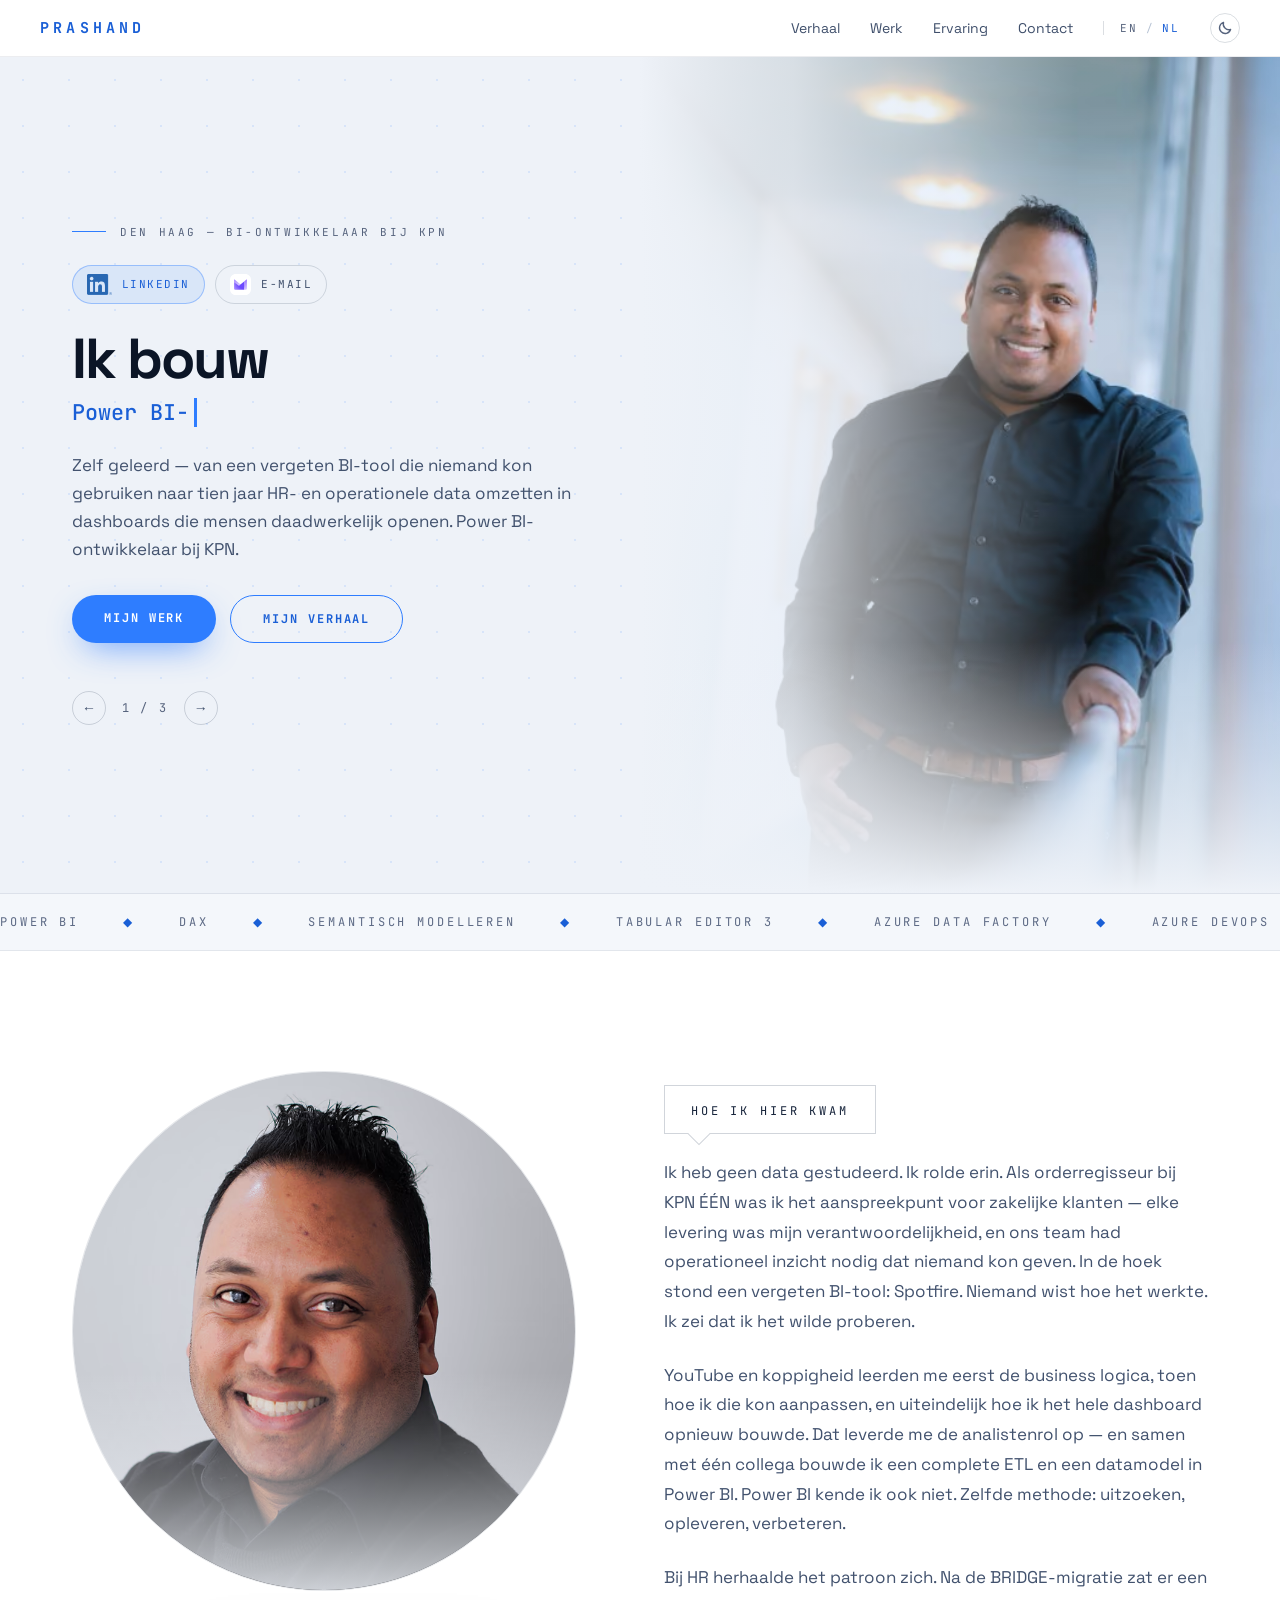
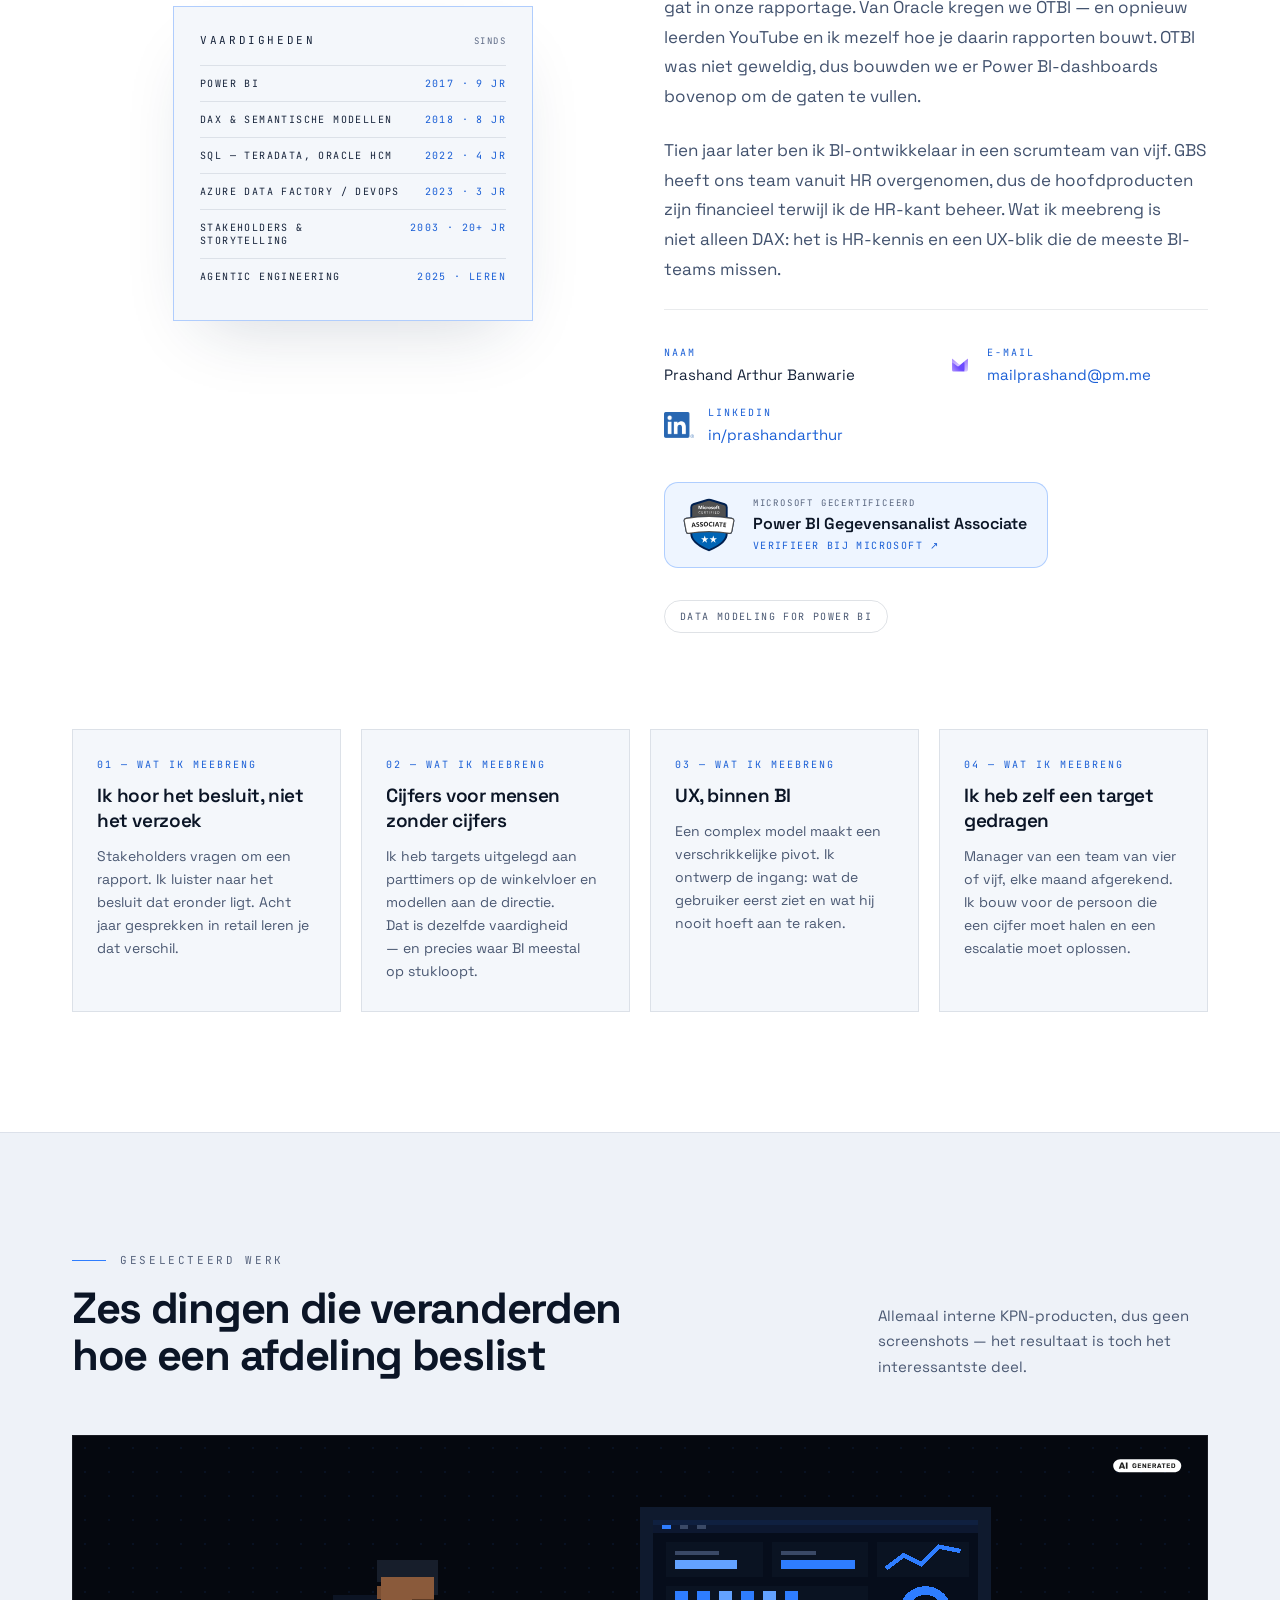
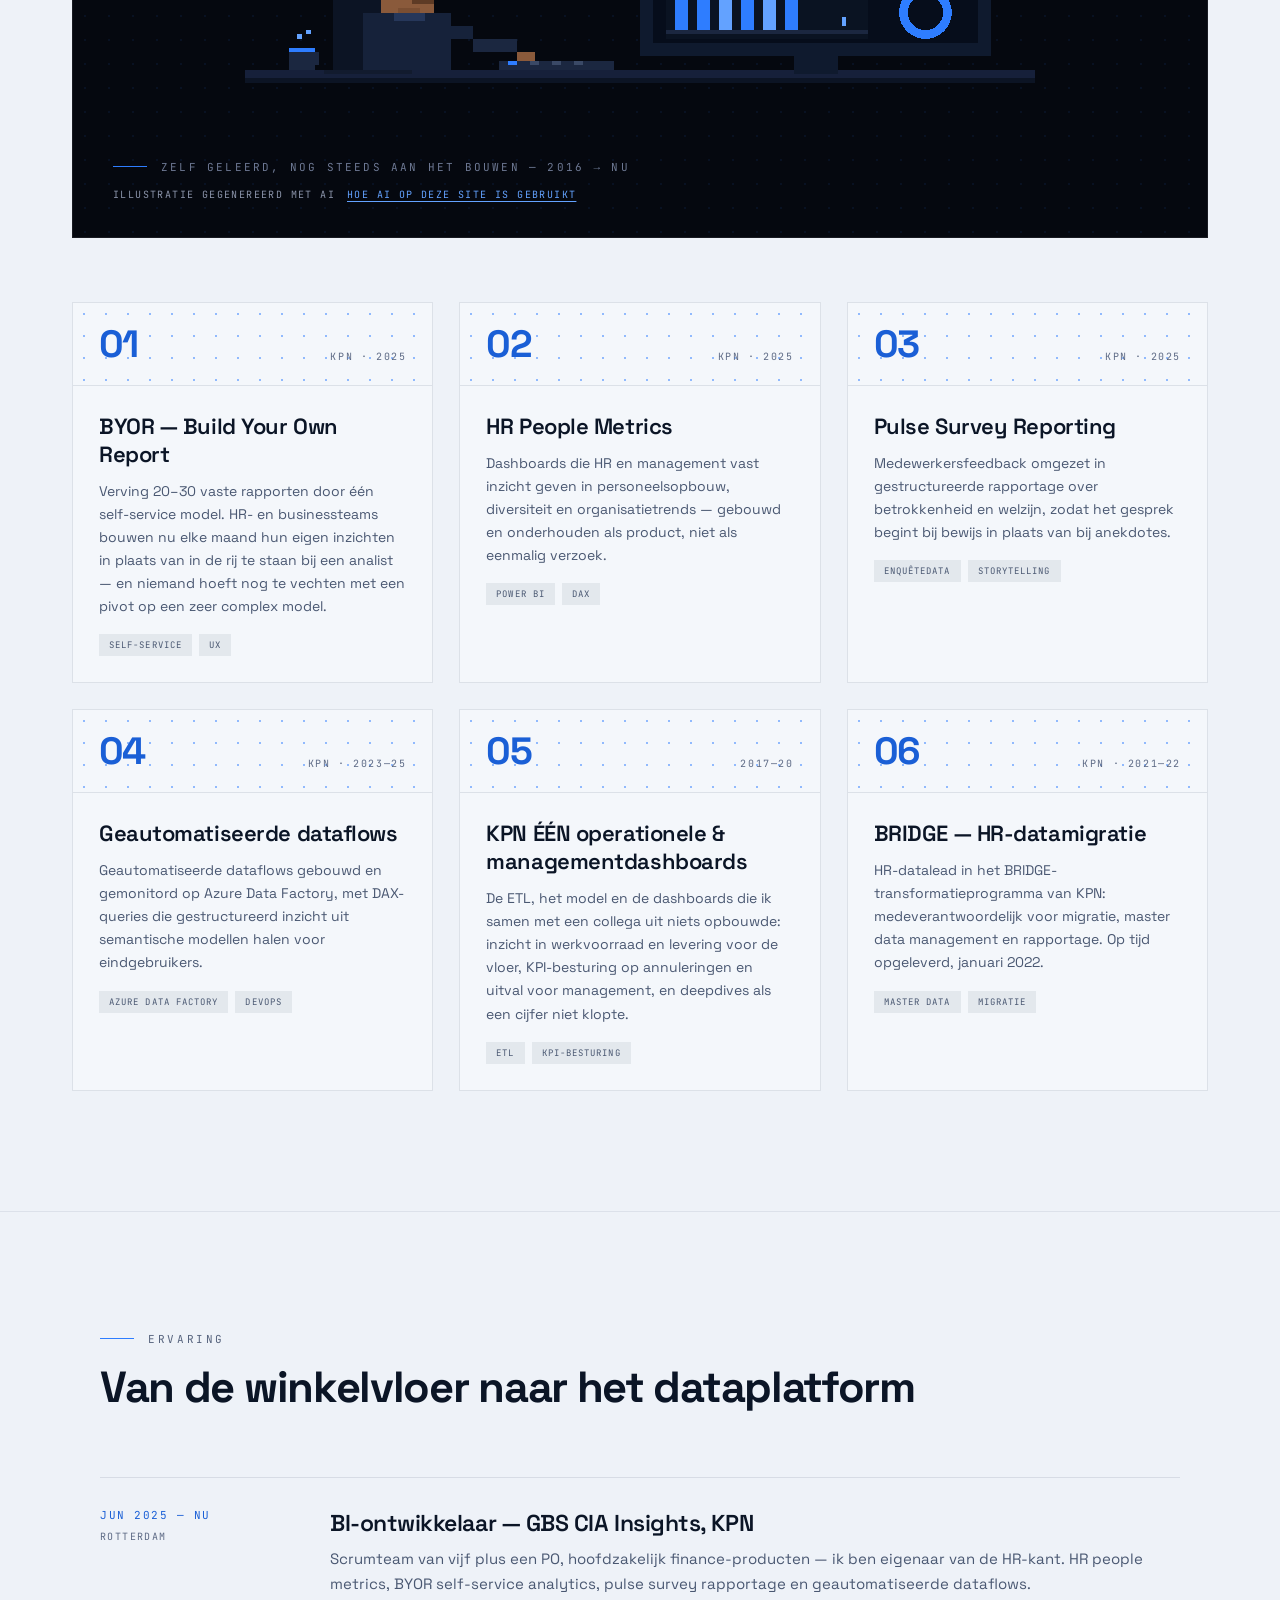
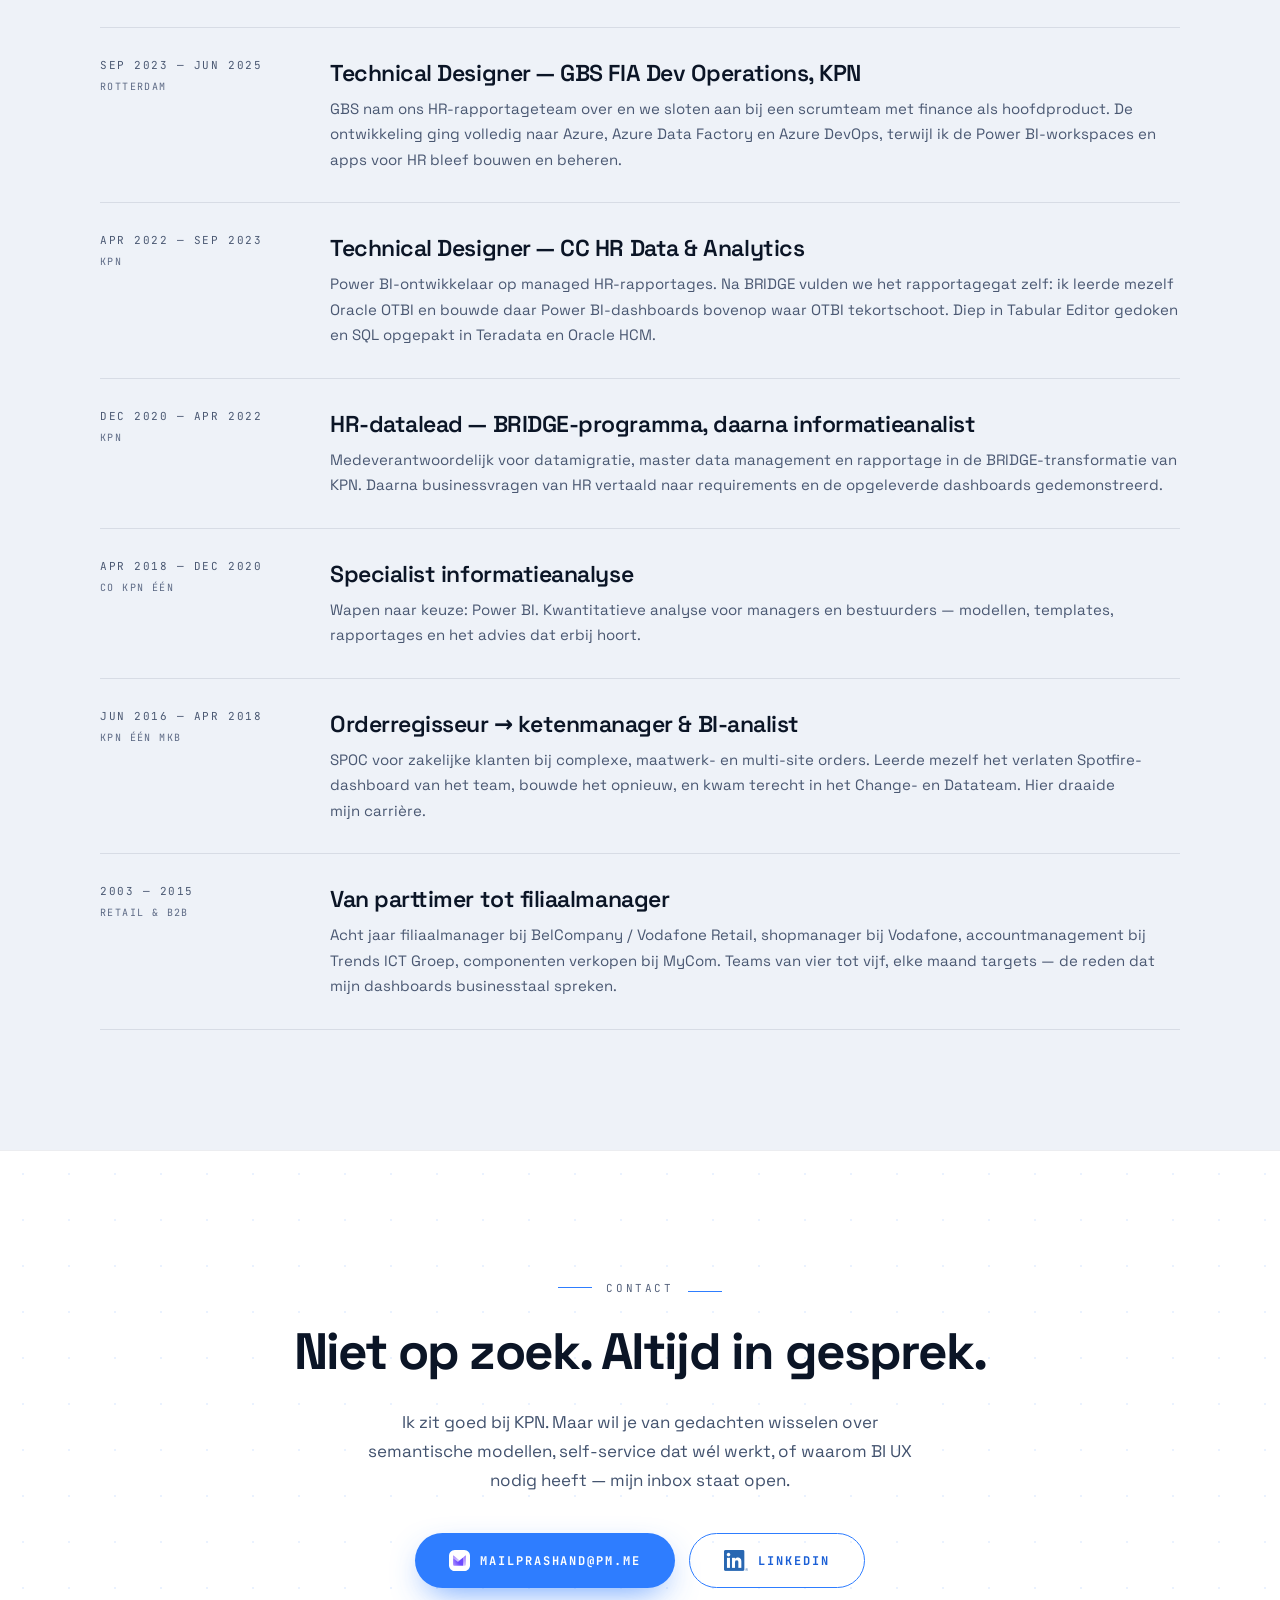
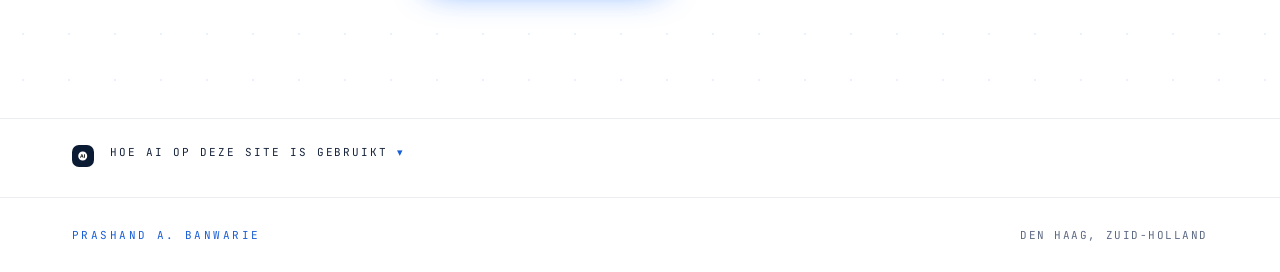
<file: nl.html>
<!DOCTYPE html>
<html lang="nl">
<head>
<meta charset="utf-8">
<meta name="viewport" content="width=device-width, initial-scale=1">
<title>Prashand Banwarie — Power BI-ontwikkelaar</title>
<meta name="description" content="Prashand Arthur Banwarie — Power BI-ontwikkelaar bij KPN in Den Haag. Tien jaar HR- en operationele data omzetten in dashboards die mensen daadwerkelijk openen.">
<meta name="author" content="Prashand Arthur Banwarie">
<meta name="theme-color" media="(prefers-color-scheme: light)" content="#FFFFFF">
<meta name="theme-color" content="#05080F">
<link rel="canonical" href="https://prashand.com/nl.html">
<link rel="alternate" hreflang="nl" href="https://prashand.com/nl.html">
<link rel="alternate" hreflang="en" href="https://prashand.com/">
<link rel="alternate" hreflang="x-default" href="https://prashand.com/">
<link rel="icon" href="assets/favicon.svg" type="image/svg+xml">

<meta property="og:type" content="website">
<meta property="og:site_name" content="Prashand Arthur Banwarie">
<meta property="og:locale" content="nl_NL">
<meta property="og:url" content="https://prashand.com/nl.html">
<meta property="og:title" content="Prashand Banwarie — Power BI-ontwikkelaar">
<meta property="og:description" content="Prashand Arthur Banwarie — Power BI-ontwikkelaar bij KPN in Den Haag. Tien jaar HR- en operationele data omzetten in dashboards die mensen daadwerkelijk openen.">
<meta property="og:image" content="https://prashand.com/assets/img/hero-portrait.jpg">
<meta property="og:image:width" content="1024">
<meta property="og:image:height" content="684">
<meta property="og:image:alt" content="Prashand Banwarie">
<meta name="twitter:card" content="summary_large_image">

<link rel="preload" href="assets/fonts/space-grotesk-latin.woff2" as="font" type="font/woff2" crossorigin>
<link rel="preload" href="assets/fonts/jetbrains-mono-latin.woff2" as="font" type="font/woff2" crossorigin>
<link rel="stylesheet" href="assets/site.css">
<script>document.documentElement.className+=" js"</script>
<script>(function(){try{var t=localStorage.getItem('theme');if(t==='light'||t==='dark')document.documentElement.setAttribute('data-theme',t)}catch(e){}})()</script>
<script type="application/ld+json">
{
  "@context": "https://schema.org",
  "@type": "Person",
  "name": "Prashand Arthur Banwarie",
  "jobTitle": "Power BI-ontwikkelaar",
  "worksFor": {
    "@type": "Organization",
    "name": "KPN"
  },
  "address": {
    "@type": "PostalAddress",
    "addressLocality": "Den Haag",
    "addressCountry": "NL"
  },
  "email": "mailto:mailprashand@pm.me",
  "url": "https://prashand.com/nl.html",
  "image": "https://prashand.com/assets/img/hero-portrait.jpg",
  "sameAs": [
    "https://www.linkedin.com/in/prashandarthur"
  ]
}
</script>
</head>
<body>
<a class="skip-link" href="#main">Naar de hoofdinhoud</a>
<div class="scroll-progress" aria-hidden="true"><i></i></div>


<div class="page-wrap" style="background:var(--bg);min-height:100vh;overflow-x:hidden">

  <header class="site-header"><nav aria-label="Hoofdmenu" class="site-nav" style="position:sticky;top:0;z-index:50;display:flex;align-items:center;justify-content:space-between;gap:24px;padding:18px 40px;background:var(--frost);backdrop-filter:blur(14px);border-bottom:1px solid var(--edge-06)">
    <a href="#top" style="font-family:'JetBrains Mono',monospace;font-size:15px;font-weight:700;letter-spacing:.28em;color:var(--accent-text);text-transform:uppercase;white-space:nowrap">PRASHAND</a>
    <div class="nav-links" style="display:flex;align-items:center;gap:30px">
      <a class="x0 nav-link" href="#story" style="font-size:14px;color:var(--body)" data-nav="story">Verhaal</a>
      <a class="x0 nav-link" href="#work" style="font-size:14px;color:var(--body)" data-nav="work">Werk</a>
      <a class="x0 nav-link" href="#experience" style="font-size:14px;color:var(--body)" data-nav="experience">Ervaring</a>
      <a class="x0 nav-link" href="#contact" style="font-size:14px;color:var(--body)" data-nav="contact">Contact</a>
      <div style="display:flex;align-items:center;gap:8px;padding-left:16px;border-left:1px solid var(--edge-12);font-family:'JetBrains Mono',monospace;font-size:11px;letter-spacing:.16em">
        <a class="x0" href="index.html" style="color:var(--muted-2)">EN</a>
        <span style="color:var(--sep)">/</span>
        <span style="color:var(--accent-text)">NL</span>
      </div>
    <button type="button" class="theme-toggle" aria-label="Thema" data-to-light="Naar het lichte thema" data-to-dark="Naar het donkere thema"><svg class="tt-sun" width="16" height="16" viewBox="0 0 24 24" fill="none" stroke="currentColor" stroke-width="2" stroke-linecap="round" aria-hidden="true"><circle cx="12" cy="12" r="4"/><path d="M12 2v3M12 19v3M2 12h3M19 12h3M4.5 4.5l2 2M17.5 17.5l2 2M19.5 4.5l-2 2M6.5 17.5l-2 2"/></svg><svg class="tt-moon" width="16" height="16" viewBox="0 0 24 24" fill="none" stroke="currentColor" stroke-width="2" stroke-linejoin="round" aria-hidden="true"><path d="M20.4 14.2A8.5 8.5 0 0 1 9.8 3.6a8.5 8.5 0 1 0 10.6 10.6Z"/></svg></button></div>
  </nav></header>
<main id="main">

  <section class="sec hero" id="top" style="position:relative;display:grid;grid-template-columns:minmax(0,1fr) minmax(0,1fr);min-height:calc(100vh - 63px);background:var(--bg-2);border-bottom:1px solid var(--edge-06)">
    <div style="position:absolute;inset:0;background-image:radial-gradient(var(--tint-50) 1px, transparent 1px);background-size:46px 46px;opacity:.22;pointer-events:none"></div>

    <div class="hero-copy" style="position:relative;display:flex;flex-direction:column;justify-content:center;gap:26px;padding:80px 56px 80px 72px;max-width:660px">
      <div style="display:flex;align-items:baseline;gap:14px;font-family:'JetBrains Mono',monospace;font-size:11px;letter-spacing:.24em;color:var(--muted-2);text-transform:uppercase">
        <span style="flex:none;width:34px;height:1px;background:var(--accent);transform:translateY(-4px)"></span>
        <span>Den Haag — BI-ontwikkelaar bij KPN</span>
      </div>

      <div style="display:flex;flex-wrap:wrap;gap:10px">
        <a class="x1 brand-link" href="https://www.linkedin.com/in/prashandarthur" target="_blank" rel="noopener noreferrer" style="padding:8px 14px;border:1px solid var(--tint-35);border-radius:999px;background:var(--tint-08);font-family:'JetBrains Mono',monospace;font-size:11px;letter-spacing:.14em;white-space:nowrap;color:var(--link)"><img src="assets/brand/linkedin-bug.png" alt="" width="635" height="540" style="height:21px;width:auto;flex:none">LINKEDIN</a>
        <a class="x2 brand-link" href="mailto:mailprashand@pm.me" style="padding:8px 14px;border:1px solid var(--edge-12);border-radius:999px;font-family:'JetBrains Mono',monospace;font-size:11px;letter-spacing:.14em;white-space:nowrap;color:var(--body)"><img src="assets/brand/proton-mail-badge.svg" alt="" width="36" height="36" style="height:21px;width:auto;flex:none">E-MAIL</a>
      </div>

      <h1 style="margin:0;display:flex;flex-direction:column;align-items:flex-start;gap:14px;font-size:clamp(38px,4.4vw,68px);line-height:1.04;font-weight:700;letter-spacing:-.035em;color:var(--ink)">
        <span>Ik bouw</span>
        <span style="position:relative;display:block;font-family:'JetBrains Mono',monospace;font-size:clamp(16px,1.7vw,26px);font-weight:500;letter-spacing:0;white-space:nowrap">
          <span aria-hidden="true" style="visibility:hidden">self-service analytics</span>
          <span style="position:absolute;left:0;top:0"><span style="color:var(--accent-text);padding-right:5px;border-right:3px solid var(--accent);animation:blink 1.8s steps(1) infinite" id="typed" data-roles="[&quot;Power BI-dashboards&quot;,&quot;self-service analytics&quot;,&quot;data die klopt&quot;]">Power BI-dashboards</span></span>
        </span>
      </h1>

      <p style="margin:0;max-width:520px;font-size:17px;line-height:1.65;color:var(--body-2);text-wrap:pretty">
        Zelf geleerd — van een vergeten BI-tool die niemand kon gebruiken naar tien jaar HR- en operationele data omzetten in dashboards die mensen daadwerkelijk openen. Power BI-ontwikkelaar bij KPN.
      </p>

      <div class="hero-cta" style="display:flex;gap:14px;padding-top:6px">
        <a class="x3" href="#work" style="padding:15px 32px;border-radius:999px;background:var(--accent);font-family:'JetBrains Mono',monospace;font-size:12px;font-weight:700;letter-spacing:.16em;white-space:nowrap;color:#fff;box-shadow:0 12px 34px -12px var(--tint-85)">MIJN WERK</a>
        <a class="x4" href="#story" style="padding:15px 32px;border-radius:999px;border:1px solid var(--accent);font-family:'JetBrains Mono',monospace;font-size:12px;font-weight:700;letter-spacing:.16em;white-space:nowrap;color:var(--link)">MIJN VERHAAL</a>
      </div>

      <div class="role-nav" style="display:flex;align-items:center;gap:16px;padding-top:22px">
        <button class="x5" type="button" id="role-prev" aria-label="Vorige zin" style="width:34px;height:34px;display:flex;align-items:center;justify-content:center;border:1px solid var(--edge-14);border-radius:50%;background:transparent;color:var(--body);cursor:pointer;font-size:14px">←</button>
        <span style="font-family:'JetBrains Mono',monospace;font-size:12px;letter-spacing:.18em;color:var(--muted-2)" id="role-counter">1 / 3</span>
        <button class="x5" type="button" id="role-next" aria-label="Volgende zin" style="width:34px;height:34px;display:flex;align-items:center;justify-content:center;border:1px solid var(--edge-14);border-radius:50%;background:transparent;color:var(--body);cursor:pointer;font-size:14px">→</button>
      </div>
    </div>

    
      <div class="hero-media" style="position:relative;min-height:520px">
        <picture style="display:contents"><source type="image/avif" srcset="assets/img/hero-portrait.avif"><img src="assets/img/hero-portrait.jpg" alt="Prashand Banwarie" width="1024" height="684" fetchpriority="high" style="position:absolute;inset:0;width:100%;height:100%;object-fit:cover"></picture>
        <div style="position:absolute;inset:0;background:var(--chip);mix-blend-mode:multiply;opacity:.62;pointer-events:none"></div>
        <div class="hero-fade-x" style="position:absolute;inset:0;background:linear-gradient(90deg,var(--bg-2) 0%,var(--scrim-78) 24%,var(--scrim-05) 68%);pointer-events:none"></div>
        <div style="position:absolute;inset:0;background:linear-gradient(0deg,var(--bg-2) 0%,var(--scrim-0) 30%);pointer-events:none"></div>
      </div>
    

    
  </section>

  <div style="display:flex;overflow:hidden;padding:20px 0;background:var(--card);border-bottom:1px solid var(--edge-06)">
    <div style="display:flex;flex-shrink:0;gap:44px;padding-right:44px;animation:marquee 46s linear infinite;font-family:'JetBrains Mono',monospace;font-size:12px;letter-spacing:.24em;color:var(--muted-3);white-space:nowrap;text-transform:uppercase">
      <span>Power BI</span><span style="color:var(--accent-text)">◆</span><span>DAX</span><span style="color:var(--accent-text)">◆</span><span>Semantisch modelleren</span><span style="color:var(--accent-text)">◆</span><span>Tabular Editor 3</span><span style="color:var(--accent-text)">◆</span><span>Azure Data Factory</span><span style="color:var(--accent-text)">◆</span><span>Azure DevOps</span><span style="color:var(--accent-text)">◆</span><span>Git</span><span style="color:var(--accent-text)">◆</span><span>SQL — Teradata &amp; Oracle HCM</span><span style="color:var(--accent-text)">◆</span><span>Oracle OTBI</span><span style="color:var(--accent-text)">◆</span><span>UX voor BI</span><span style="color:var(--accent-text)">◆</span><span>HR analytics</span><span style="color:var(--accent-text)">◆</span><span>Agentic engineering</span><span style="color:var(--accent-text)">◆</span>
      <span>Power BI</span><span style="color:var(--accent-text)">◆</span><span>DAX</span><span style="color:var(--accent-text)">◆</span><span>Semantisch modelleren</span><span style="color:var(--accent-text)">◆</span><span>Tabular Editor 3</span><span style="color:var(--accent-text)">◆</span><span>Azure Data Factory</span><span style="color:var(--accent-text)">◆</span><span>Azure DevOps</span><span style="color:var(--accent-text)">◆</span><span>Git</span><span style="color:var(--accent-text)">◆</span><span>SQL — Teradata &amp; Oracle HCM</span><span style="color:var(--accent-text)">◆</span><span>Oracle OTBI</span><span style="color:var(--accent-text)">◆</span><span>UX voor BI</span><span style="color:var(--accent-text)">◆</span><span>HR analytics</span><span style="color:var(--accent-text)">◆</span><span>Agentic engineering</span><span style="color:var(--accent-text)">◆</span>
    </div>
  </div>

  <section class="sec" id="story" style="padding:120px 72px;background:var(--bg)">
    <div style="display:grid;grid-template-columns:minmax(0,1fr) minmax(0,1.08fr);gap:88px;max-width:1280px;margin:0 auto;align-items:start">
      <div class="story-col" data-reveal="1" style="position:relative;padding-bottom:120px">
        <div class="story-photo" style="position:relative;height:520px;border:1px solid var(--edge-08);border-radius:50%;overflow:hidden">
          <picture style="display:contents"><source type="image/avif" srcset="assets/img/about-photo.avif"><img src="assets/img/about-photo.jpg" alt="Prashand Banwarie aan het werk aan een Power BI-rapport" width="856" height="856" loading="lazy" decoding="async" style="position:absolute;inset:0;width:100%;height:100%;object-fit:cover"></picture>
          <div style="position:absolute;inset:0;background:var(--chip);mix-blend-mode:multiply;opacity:.32;pointer-events:none"></div>
          <div style="position: absolute; inset: 0; background: linear-gradient(0deg,var(--fade-85) 0%,var(--fade-0) 42%); pointer-events: none; border-radius: 15px"></div>
        </div>
        <div class="skills-card" style="position: absolute; width: min(360px,100%); max-width: calc(100% - 30px); padding: 26px; background: var(--card); border: 1px solid var(--tint-30); box-shadow: 0 30px 70px -30px var(--shadow); left: 101px; top: 535px">
          <div style="display:flex;justify-content:space-between;align-items:baseline;gap:12px">
            <span style="font-family:'JetBrains Mono',monospace;font-size:11px;letter-spacing:.24em;color:var(--text);text-transform:uppercase">Vaardigheden</span>
            <span style="font-family:'JetBrains Mono',monospace;font-size:9px;letter-spacing:.16em;color:var(--muted-3)">SINDS</span>
          </div>
          <div style="display:flex;flex-direction:column;margin-top:18px">
            <div style="display:flex;justify-content:space-between;align-items:baseline;gap:16px;padding:11px 0;border-top:1px solid var(--edge-08)">
              <span style="font-family:'JetBrains Mono',monospace;font-size:10px;letter-spacing:.14em;color:var(--text)">POWER BI</span>
              <span style="font-family:'JetBrains Mono',monospace;font-size:10px;letter-spacing:.14em;color:var(--link);white-space:nowrap">2017 · 9 JR</span>
            </div>
            <div style="display:flex;justify-content:space-between;align-items:baseline;gap:16px;padding:11px 0;border-top:1px solid var(--edge-08)">
              <span style="font-family:'JetBrains Mono',monospace;font-size:10px;letter-spacing:.14em;color:var(--text)">DAX &amp; SEMANTISCHE MODELLEN</span>
              <span style="font-family:'JetBrains Mono',monospace;font-size:10px;letter-spacing:.14em;color:var(--link);white-space:nowrap">2018 · 8 JR</span>
            </div>
            <div style="display:flex;justify-content:space-between;align-items:baseline;gap:16px;padding:11px 0;border-top:1px solid var(--edge-08)">
              <span style="font-family:'JetBrains Mono',monospace;font-size:10px;letter-spacing:.14em;color:var(--text)">SQL — TERADATA, ORACLE HCM</span>
              <span style="font-family:'JetBrains Mono',monospace;font-size:10px;letter-spacing:.14em;color:var(--link);white-space:nowrap">2022 · 4 JR</span>
            </div>
            <div style="display:flex;justify-content:space-between;align-items:baseline;gap:16px;padding:11px 0;border-top:1px solid var(--edge-08)">
              <span style="font-family:'JetBrains Mono',monospace;font-size:10px;letter-spacing:.14em;color:var(--text)">AZURE DATA FACTORY / DEVOPS</span>
              <span style="font-family:'JetBrains Mono',monospace;font-size:10px;letter-spacing:.14em;color:var(--link);white-space:nowrap">2023 · 3 JR</span>
            </div>
            <div style="display:flex;justify-content:space-between;align-items:baseline;gap:16px;padding:11px 0;border-top:1px solid var(--edge-08)">
              <span style="font-family:'JetBrains Mono',monospace;font-size:10px;letter-spacing:.14em;color:var(--text)">STAKEHOLDERS &amp; STORYTELLING</span>
              <span style="font-family:'JetBrains Mono',monospace;font-size:10px;letter-spacing:.14em;color:var(--link);white-space:nowrap">2003 · 20+ JR</span>
            </div>
            <div style="display:flex;justify-content:space-between;align-items:baseline;gap:16px;padding:11px 0;border-top:1px solid var(--edge-08)">
              <span style="font-family:'JetBrains Mono',monospace;font-size:10px;letter-spacing:.14em;color:var(--text)">AGENTIC ENGINEERING</span>
              <span style="font-family:'JetBrains Mono',monospace;font-size:10px;letter-spacing:.14em;color:var(--link);white-space:nowrap">2025 · LEREN</span>
            </div>
          </div>
        </div>
      </div>

      <div data-reveal="1" style="display:flex;flex-direction:column;gap:24px;padding-top:14px">
        <div style="align-self:flex-start;position:relative;padding:13px 26px;border:1px solid var(--edge-16)">
          <span style="font-family:'JetBrains Mono',monospace;font-size:12px;letter-spacing:.24em;color:var(--text);text-transform:uppercase">Hoe ik hier kwam</span>
          <span style="position:absolute;left:26px;bottom:-9px;width:16px;height:16px;background:var(--bg);border-right:1px solid var(--edge-16);border-bottom:1px solid var(--edge-16);transform:rotate(45deg)"></span>
        </div>
        <p style="margin:0;font-size:17px;line-height:1.75;color:var(--body-2);text-wrap:pretty">
          Ik heb geen data gestudeerd. Ik rolde erin. Als orderregisseur bij KPN ÉÉN was ik het aanspreekpunt voor zakelijke klanten — elke levering was mijn verantwoordelijkheid, en ons team had operationeel inzicht nodig dat niemand kon geven. In de hoek stond een vergeten BI-tool: Spotfire. Niemand wist hoe het werkte. Ik zei dat ik het wilde proberen.
        </p>
        <p style="margin:0;font-size:17px;line-height:1.75;color:var(--body-2);text-wrap:pretty">
          YouTube en koppigheid leerden me eerst de business logica, toen hoe ik die kon aanpassen, en uiteindelijk hoe ik het hele dashboard opnieuw bouwde. Dat leverde me de analistenrol op — en samen met één collega bouwde ik een complete ETL en een datamodel in Power BI. Power BI kende ik ook niet. Zelfde methode: uitzoeken, opleveren, verbeteren.
        </p>
        <p style="margin:0;font-size:17px;line-height:1.75;color:var(--body-2);text-wrap:pretty">
          Bij HR herhaalde het patroon zich. Na de BRIDGE-migratie zat er een gat in onze rapportage. Van Oracle kregen we OTBI — en opnieuw leerden YouTube en ik mezelf hoe je daarin rapporten bouwt. OTBI was niet geweldig, dus bouwden we er Power BI-dashboards bovenop om de gaten te vullen.
        </p>
        <p style="margin:0;font-size:17px;line-height:1.75;color:var(--body-2);text-wrap:pretty">
          Tien jaar later ben ik BI-ontwikkelaar in een scrumteam van vijf. GBS heeft ons team vanuit HR overgenomen, dus de hoofdproducten zijn financieel terwijl ik de HR-kant beheer. Wat ik meebreng is niet alleen DAX: het is HR-kennis en een UX-blik die de meeste BI-teams missen.
        </p>

        <div style="display:grid;grid-template-columns:minmax(0,1fr) minmax(0,1fr);gap:22px;padding-top:16px;border-top:1px solid var(--edge-07)">
          <div style="display:flex;flex-direction:column;gap:6px;padding-top:20px">
            <span style="font-family:'JetBrains Mono',monospace;font-size:10px;letter-spacing:.2em;color:var(--accent-text)">NAAM</span>
            <span style="font-size:15px;color:var(--text)">Prashand Arthur Banwarie</span>
          </div>
          <div class="brand-pair" style="padding-top:20px"><img src="assets/brand/proton-mail-badge.svg" alt="" width="36" height="36" style="height:26px;width:auto;flex:none"><div style="display:flex;flex-direction:column;gap:6px"><span style="font-family:'JetBrains Mono',monospace;font-size:10px;letter-spacing:.2em;color:var(--accent-text)">E-MAIL</span><a href="mailto:mailprashand@pm.me" style="font-size:15px">mailprashand@pm.me</a></div></div>
          
          <div class="brand-pair" style=""><img src="assets/brand/linkedin-bug.png" alt="" width="635" height="540" style="height:26px;width:auto;flex:none"><div style="display:flex;flex-direction:column;gap:6px"><span style="font-family:'JetBrains Mono',monospace;font-size:10px;letter-spacing:.2em;color:var(--accent-text)">LINKEDIN</span><a href="https://www.linkedin.com/in/prashandarthur" target="_blank" rel="noopener noreferrer" style="font-size:15px">in/prashandarthur</a></div></div>
        </div>

        <a class="cert-card" href="https://learn.microsoft.com/api/credentials/share/nl-nl/BanwariePrashand-2093/EE55F1D6C38B2C99?sharingId=CE268806D33A9946" target="_blank" rel="noopener noreferrer"><img src="assets/badges/microsoft-certified-associate.svg" alt="Microsoft Gecertificeerd: Power BI Gegevensanalist Associate badge" width="300" height="300" loading="lazy" decoding="async"><span class="cert-text"><span class="cert-kicker">Microsoft Gecertificeerd</span><span class="cert-name">Power BI Gegevensanalist Associate</span><span class="cert-verify">Verifieer bij Microsoft <span aria-hidden="true">↗</span></span></span></a>
<div style="display:flex;flex-wrap:wrap;gap:10px;padding-top:8px">
          <span style="padding:9px 15px;border:1px solid var(--edge-10);border-radius:999px;font-family:'JetBrains Mono',monospace;font-size:10px;letter-spacing:.14em;color:var(--muted)">DATA MODELING FOR POWER BI</span>
        </div>
      </div>
    </div>

    <div style="display:grid;grid-template-columns:repeat(auto-fit,minmax(262px,1fr));gap:20px;max-width:1280px;margin:96px auto 0">
      <div data-reveal="1" style="display:flex;flex-direction:column;gap:12px;padding:28px 24px;background:var(--card);border:1px solid var(--edge-08)">
        <span style="font-family:'JetBrains Mono',monospace;font-size:10px;letter-spacing:.2em;color:var(--accent-text)">01 — WAT IK MEEBRENG</span>
        <h2 style="margin:0;font-size:19px;font-weight:600;letter-spacing:-.02em;color:var(--ink)">Ik hoor het besluit, niet het verzoek</h2>
        <p style="margin:0;font-size:14px;line-height:1.65;color:var(--muted);text-wrap:pretty">Stakeholders vragen om een rapport. Ik luister naar het besluit dat eronder ligt. Acht jaar gesprekken in retail leren je dat verschil.</p>
      </div>
      <div data-reveal="1" style="display:flex;flex-direction:column;gap:12px;padding:28px 24px;background:var(--card);border:1px solid var(--edge-08)">
        <span style="font-family:'JetBrains Mono',monospace;font-size:10px;letter-spacing:.2em;color:var(--accent-text)">02 — WAT IK MEEBRENG</span>
        <h2 style="margin:0;font-size:19px;font-weight:600;letter-spacing:-.02em;color:var(--ink)">Cijfers voor mensen zonder cijfers</h2>
        <p style="margin:0;font-size:14px;line-height:1.65;color:var(--muted);text-wrap:pretty">Ik heb targets uitgelegd aan parttimers op de winkelvloer en modellen aan de directie. Dat is dezelfde vaardigheid — en precies waar BI meestal op stukloopt.</p>
      </div>
      <div data-reveal="1" style="display:flex;flex-direction:column;gap:12px;padding:28px 24px;background:var(--card);border:1px solid var(--edge-08)">
        <span style="font-family:'JetBrains Mono',monospace;font-size:10px;letter-spacing:.2em;color:var(--accent-text)">03 — WAT IK MEEBRENG</span>
        <h2 style="margin:0;font-size:19px;font-weight:600;letter-spacing:-.02em;color:var(--ink)">UX, binnen BI</h2>
        <p style="margin:0;font-size:14px;line-height:1.65;color:var(--muted);text-wrap:pretty">Een complex model maakt een verschrikkelijke pivot. Ik ontwerp de ingang: wat de gebruiker eerst ziet en wat hij nooit hoeft aan te raken.</p>
      </div>
      <div data-reveal="1" style="display:flex;flex-direction:column;gap:12px;padding:28px 24px;background:var(--card);border:1px solid var(--edge-08)">
        <span style="font-family:'JetBrains Mono',monospace;font-size:10px;letter-spacing:.2em;color:var(--accent-text)">04 — WAT IK MEEBRENG</span>
        <h2 style="margin:0;font-size:19px;font-weight:600;letter-spacing:-.02em;color:var(--ink)">Ik heb zelf een target gedragen</h2>
        <p style="margin:0;font-size:14px;line-height:1.65;color:var(--muted);text-wrap:pretty">Manager van een team van vier of vijf, elke maand afgerekend. Ik bouw voor de persoon die een cijfer moet halen en een escalatie moet oplossen.</p>
      </div>
    </div>
  </section>

  <section class="sec" id="work" style="padding:120px 72px;background:var(--bg-2);border-top:1px solid var(--edge-06)">
    <div style="max-width:1280px;margin:0 auto">
      <div style="display:flex;align-items:flex-end;justify-content:space-between;gap:40px;flex-wrap:wrap">
        <div style="display:flex;flex-direction:column;gap:18px">
          <div style="display:flex;align-items:center;gap:14px;font-family:'JetBrains Mono',monospace;font-size:11px;letter-spacing:.24em;color:var(--muted-2);text-transform:uppercase">
            <span style="width:34px;height:1px;background:var(--accent)"></span><span>Geselecteerd werk</span>
          </div>
          <h2 style="margin:0;font-size:clamp(34px,3.4vw,50px);line-height:1.08;font-weight:700;letter-spacing:-.03em;color:var(--ink)">Zes dingen die veranderden<br>hoe een afdeling beslist</h2>
        </div>
        <p style="margin:0;max-width:330px;font-size:15px;line-height:1.7;color:var(--muted);text-wrap:pretty">Allemaal interne KPN-producten, dus geen screenshots — het resultaat is toch het interessantste deel.</p>
      </div>

      <div class="art-panel" data-reveal="1" style="position:relative;margin-top:56px;padding:36px 40px;background:var(--bg);border:1px solid var(--edge-08);overflow:hidden"><span class="ai-badge"><img src="assets/eu-ai/ai-generated-white.svg" alt="AI generated" width="1790" height="567" style="height:28px;width:auto;flex:none;display:block"></span>
        <div style="position:absolute;inset:0;background-image:radial-gradient(var(--tint-40) 1px, transparent 1px);background-size:24px 24px;opacity:.2;pointer-events:none"></div>
        <svg viewBox="0 0 240 60" width="100%" style="position:relative;display:block;max-height:300px" shape-rendering="crispEdges" role="img" aria-label="Pixel-art scene of Prashand building a Power BI dashboard">
          <rect x="30" y="45" width="180" height="2" fill="#16203A"></rect><rect x="30" y="47" width="180" height="1" fill="#0C1424"></rect>
          <rect x="50" y="28" width="14" height="17" fill="#0C1424"></rect><rect x="48" y="45" width="20" height="1" fill="#121B2E"></rect>
          <g style="transform-box:fill-box;transform-origin:center bottom;animation:pxBob 5.6s ease-in-out infinite">
            <rect x="60" y="20" width="14" height="5" fill="#171E2B"></rect><rect x="72" y="24" width="2" height="4" fill="#171E2B"></rect>
            <rect x="61" y="24" width="12" height="8" fill="#8A5A3B"></rect><rect x="60" y="26" width="1" height="3" fill="#7A4E32"></rect>
            <rect x="68" y="29" width="5" height="1" fill="#5E3B25"></rect>
            <rect x="65" y="31" width="5" height="2" fill="#7A4E32"></rect>
            <rect x="57" y="32" width="20" height="13" fill="#16223A"></rect><rect x="64" y="32" width="7" height="2" fill="#26375A"></rect>
            <rect x="74" y="35" width="8" height="3" fill="#16223A"></rect>
          </g>
          <g style="transform-box:fill-box;transform-origin:left center;animation:pxType .62s ease-in-out infinite">
            <rect x="82" y="38" width="10" height="3" fill="#1B2740"></rect><rect x="92" y="41" width="4" height="2" fill="#8A5A3B"></rect>
          </g>
          <rect x="88" y="43" width="26" height="2" fill="#1B2740"></rect><rect x="90" y="43" width="2" height="1" fill="#2E7DFF"></rect><rect x="95" y="43" width="2" height="1" fill="#3A4966"></rect><rect x="100" y="43" width="2" height="1" fill="#3A4966"></rect><rect x="105" y="43" width="2" height="1" fill="#3A4966"></rect>
          <rect x="40" y="40" width="6" height="5" fill="#1B2740"></rect><rect x="40" y="40" width="6" height="1" fill="#2E7DFF"></rect><rect x="46" y="41" width="1" height="3" fill="#1B2740"></rect>
          <rect x="42" y="37" width="1" height="1" fill="#63A2FF" style="animation:pxSteam 2.8s linear infinite"></rect>
          <rect x="44" y="36" width="1" height="1" fill="#63A2FF" style="animation:pxSteam 2.8s linear .9s infinite"></rect>
          <rect x="120" y="8" width="80" height="34" fill="#0F1A2E"></rect><rect x="123" y="11" width="74" height="28" fill="#060D1B"></rect>
          <rect x="155" y="42" width="10" height="4" fill="#0F1A2E"></rect><rect x="145" y="46" width="30" height="1" fill="#16203A"></rect>
          <rect x="123" y="11" width="74" height="3" fill="#0D1830"></rect><rect x="125" y="12" width="2" height="1" fill="#2E7DFF"></rect><rect x="129" y="12" width="2" height="1" fill="#3A4966"></rect><rect x="133" y="12" width="2" height="1" fill="#3A4966"></rect>
          <rect x="126" y="16" width="22" height="8" fill="#0A1322"></rect><rect x="128" y="18" width="10" height="1" fill="#3A4966"></rect><rect x="128" y="20" width="14" height="2" fill="#63A2FF"></rect>
          <rect x="150" y="16" width="22" height="8" fill="#0A1322"></rect><rect x="152" y="18" width="8" height="1" fill="#3A4966"></rect><rect x="152" y="20" width="17" height="2" fill="#2E7DFF"></rect>
          <rect x="174" y="16" width="21" height="8" fill="#0A1322"></rect>
          <polyline points="176,22 180,19 184,21 188,17 193,18" fill="none" stroke="#2E7DFF" stroke-width="1" stroke-dasharray="70" style="animation:pxDraw 4.2s ease-in-out infinite"></polyline>
          <rect x="126" y="26" width="46" height="12" fill="#0A1322"></rect>
          <rect x="128" y="27" width="3" height="9" fill="#2E7DFF" style="transform-box:fill-box;transform-origin:bottom;animation:pxBarA 4.2s ease-in-out 0s infinite"></rect><rect x="133" y="27" width="3" height="9" fill="#2E7DFF" style="transform-box:fill-box;transform-origin:bottom;animation:pxBarB 4.2s ease-in-out 0.2s infinite"></rect><rect x="138" y="27" width="3" height="9" fill="#63A2FF" style="transform-box:fill-box;transform-origin:bottom;animation:pxBarC 4.2s ease-in-out 0.4s infinite"></rect><rect x="143" y="27" width="3" height="9" fill="#2E7DFF" style="transform-box:fill-box;transform-origin:bottom;animation:pxBarA 4.2s ease-in-out 0.6s infinite"></rect><rect x="148" y="27" width="3" height="9" fill="#63A2FF" style="transform-box:fill-box;transform-origin:bottom;animation:pxBarB 4.2s ease-in-out 0.8s infinite"></rect><rect x="153" y="27" width="3" height="9" fill="#2E7DFF" style="transform-box:fill-box;transform-origin:bottom;animation:pxBarC 4.2s ease-in-out 1s infinite"></rect>
          <rect x="126" y="36" width="46" height="1" fill="#1B2740"></rect>
          <circle cx="185" cy="32" r="5" fill="none" stroke="#12203A" stroke-width="2"></circle>
          <circle cx="185" cy="32" r="5" fill="none" stroke="#2E7DFF" stroke-width="2" stroke-dasharray="32" transform="rotate(-90 185 32)" style="animation:pxArc 4.2s ease-in-out infinite"></circle>
          <rect x="166" y="33" width="1" height="2" fill="#63A2FF" style="animation:blink 1.8s steps(1) infinite"></rect>
          <rect x="123" y="11" width="74" height="1" fill="#2E7DFF" opacity=".08" style="animation:pxScan 6s linear infinite"></rect>
        </svg>
        <div style="position:relative;display:flex;align-items:center;gap:14px;margin-top:24px">
          <span style="flex:none;width:34px;height:1px;background:var(--accent)"></span>
          <span class="wrap-label" style="font-family:'JetBrains Mono',monospace;font-size:11px;letter-spacing:.2em;color:var(--muted-2);white-space:nowrap">ZELF GELEERD, NOG STEEDS AAN HET BOUWEN — 2016 → NU</span>
        </div>
      <div class="ai-caption"><span>Illustratie gegenereerd met AI</span><a href="#ai-disclosure">Hoe AI op deze site is gebruikt</a></div></div>
      <div style="display:grid;grid-template-columns:repeat(3,minmax(0,1fr));gap:26px;margin-top:64px">
        <div class="x6" data-reveal="1" style="display:flex;flex-direction:column;border:1px solid var(--edge-08);background:var(--card);transition:transform .4s cubic-bezier(.2,.7,.2,1),border-color .3s">
          <div style="position:relative;display:flex;align-items:flex-end;justify-content:space-between;gap:12px;padding:22px 26px;background-image:radial-gradient(var(--tint-45) 1px, transparent 1px);background-size:22px 22px;border-bottom:1px solid var(--edge-08)">
            <span style="font-size:38px;font-weight:700;letter-spacing:-.04em;color:var(--accent-text);line-height:1">01</span>
            <span style="font-family:'JetBrains Mono',monospace;font-size:10px;letter-spacing:.16em;white-space:nowrap;color:var(--muted-3)">KPN · 2025</span>
          </div>
          <div style="display:flex;flex-direction:column;gap:12px;padding:26px">
            <h3 style="margin:0;font-size:22px;font-weight:600;letter-spacing:-.02em;color:var(--ink)">BYOR — Build Your Own Report</h3>
            <p style="margin:0;font-size:14px;line-height:1.65;color:var(--muted);text-wrap:pretty">Verving 20–30 vaste rapporten door één self-service model. HR- en businessteams bouwen nu elke maand hun eigen inzichten in plaats van in de rij te staan bij een analist — en niemand hoeft nog te vechten met een pivot op een zeer complex model.</p>
            <div style="display:flex;flex-wrap:wrap;gap:7px;padding-top:4px"><span style="padding:5px 10px;background:var(--edge-05);font-family:'JetBrains Mono',monospace;font-size:9px;letter-spacing:.12em;color:var(--muted)">SELF-SERVICE</span><span style="padding:5px 10px;background:var(--edge-05);font-family:'JetBrains Mono',monospace;font-size:9px;letter-spacing:.12em;color:var(--muted)">UX</span></div>
          </div>
        </div>

        <div class="x6" data-reveal="1" style="display:flex;flex-direction:column;border:1px solid var(--edge-08);background:var(--card);transition:transform .4s cubic-bezier(.2,.7,.2,1),border-color .3s">
          <div style="position:relative;display:flex;align-items:flex-end;justify-content:space-between;gap:12px;padding:22px 26px;background-image:radial-gradient(var(--tint-45) 1px, transparent 1px);background-size:22px 22px;border-bottom:1px solid var(--edge-08)">
            <span style="font-size:38px;font-weight:700;letter-spacing:-.04em;color:var(--accent-text);line-height:1">02</span>
            <span style="font-family:'JetBrains Mono',monospace;font-size:10px;letter-spacing:.16em;white-space:nowrap;color:var(--muted-3)">KPN · 2025</span>
          </div>
          <div style="display:flex;flex-direction:column;gap:12px;padding:26px">
            <h3 style="margin:0;font-size:22px;font-weight:600;letter-spacing:-.02em;color:var(--ink)">HR People Metrics</h3>
            <p style="margin:0;font-size:14px;line-height:1.65;color:var(--muted);text-wrap:pretty">Dashboards die HR en management vast inzicht geven in personeelsopbouw, diversiteit en organisatietrends — gebouwd en onderhouden als product, niet als eenmalig verzoek.</p>
            <div style="display:flex;flex-wrap:wrap;gap:7px;padding-top:4px"><span style="padding:5px 10px;background:var(--edge-05);font-family:'JetBrains Mono',monospace;font-size:9px;letter-spacing:.12em;color:var(--muted)">POWER BI</span><span style="padding:5px 10px;background:var(--edge-05);font-family:'JetBrains Mono',monospace;font-size:9px;letter-spacing:.12em;color:var(--muted)">DAX</span></div>
          </div>
        </div>

        <div class="x6" data-reveal="1" style="display:flex;flex-direction:column;border:1px solid var(--edge-08);background:var(--card);transition:transform .4s cubic-bezier(.2,.7,.2,1),border-color .3s">
          <div style="position:relative;display:flex;align-items:flex-end;justify-content:space-between;gap:12px;padding:22px 26px;background-image:radial-gradient(var(--tint-45) 1px, transparent 1px);background-size:22px 22px;border-bottom:1px solid var(--edge-08)">
            <span style="font-size:38px;font-weight:700;letter-spacing:-.04em;color:var(--accent-text);line-height:1">03</span>
            <span style="font-family:'JetBrains Mono',monospace;font-size:10px;letter-spacing:.16em;white-space:nowrap;color:var(--muted-3)">KPN · 2025</span>
          </div>
          <div style="display:flex;flex-direction:column;gap:12px;padding:26px">
            <h3 style="margin:0;font-size:22px;font-weight:600;letter-spacing:-.02em;color:var(--ink)">Pulse Survey Reporting</h3>
            <p style="margin:0;font-size:14px;line-height:1.65;color:var(--muted);text-wrap:pretty">Medewerkersfeedback omgezet in gestructureerde rapportage over betrokkenheid en welzijn, zodat het gesprek begint bij bewijs in plaats van bij anekdotes.</p>
            <div style="display:flex;flex-wrap:wrap;gap:7px;padding-top:4px"><span style="padding:5px 10px;background:var(--edge-05);font-family:'JetBrains Mono',monospace;font-size:9px;letter-spacing:.12em;color:var(--muted)">ENQUÊTEDATA</span><span style="padding:5px 10px;background:var(--edge-05);font-family:'JetBrains Mono',monospace;font-size:9px;letter-spacing:.12em;color:var(--muted)">STORYTELLING</span></div>
          </div>
        </div>

        <div class="x6" data-reveal="1" style="display:flex;flex-direction:column;border:1px solid var(--edge-08);background:var(--card);transition:transform .4s cubic-bezier(.2,.7,.2,1),border-color .3s">
          <div style="position:relative;display:flex;align-items:flex-end;justify-content:space-between;gap:12px;padding:22px 26px;background-image:radial-gradient(var(--tint-45) 1px, transparent 1px);background-size:22px 22px;border-bottom:1px solid var(--edge-08)">
            <span style="font-size:38px;font-weight:700;letter-spacing:-.04em;color:var(--accent-text);line-height:1">04</span>
            <span style="font-family:'JetBrains Mono',monospace;font-size:10px;letter-spacing:.16em;white-space:nowrap;color:var(--muted-3)">KPN · 2023—25</span>
          </div>
          <div style="display:flex;flex-direction:column;gap:12px;padding:26px">
            <h3 style="margin:0;font-size:22px;font-weight:600;letter-spacing:-.02em;color:var(--ink)">Geautomatiseerde dataflows</h3>
            <p style="margin:0;font-size:14px;line-height:1.65;color:var(--muted);text-wrap:pretty">Geautomatiseerde dataflows gebouwd en gemonitord op Azure Data Factory, met DAX-queries die gestructureerd inzicht uit semantische modellen halen voor eindgebruikers.</p>
            <div style="display:flex;flex-wrap:wrap;gap:7px;padding-top:4px"><span style="padding:5px 10px;background:var(--edge-05);font-family:'JetBrains Mono',monospace;font-size:9px;letter-spacing:.12em;color:var(--muted)">AZURE DATA FACTORY</span><span style="padding:5px 10px;background:var(--edge-05);font-family:'JetBrains Mono',monospace;font-size:9px;letter-spacing:.12em;color:var(--muted)">DEVOPS</span></div>
          </div>
        </div>

        <div class="x6" data-reveal="1" style="display:flex;flex-direction:column;border:1px solid var(--edge-08);background:var(--card);transition:transform .4s cubic-bezier(.2,.7,.2,1),border-color .3s">
          <div style="position:relative;display:flex;align-items:flex-end;justify-content:space-between;gap:12px;padding:22px 26px;background-image:radial-gradient(var(--tint-45) 1px, transparent 1px);background-size:22px 22px;border-bottom:1px solid var(--edge-08)">
            <span style="font-size:38px;font-weight:700;letter-spacing:-.04em;color:var(--accent-text);line-height:1">05</span>
            <span style="font-family:'JetBrains Mono',monospace;font-size:10px;letter-spacing:.16em;white-space:nowrap;color:var(--muted-3)">2017—20</span>
          </div>
          <div style="display:flex;flex-direction:column;gap:12px;padding:26px">
            <h3 style="margin:0;font-size:22px;font-weight:600;letter-spacing:-.02em;color:var(--ink)">KPN ÉÉN operationele &amp; managementdashboards</h3>
            <p style="margin:0;font-size:14px;line-height:1.65;color:var(--muted);text-wrap:pretty">De ETL, het model en de dashboards die ik samen met een collega uit niets opbouwde: inzicht in werkvoorraad en levering voor de vloer, KPI-besturing op annuleringen en uitval voor management, en deepdives als een cijfer niet klopte.</p>
            <div style="display:flex;flex-wrap:wrap;gap:7px;padding-top:4px"><span style="padding:5px 10px;background:var(--edge-05);font-family:'JetBrains Mono',monospace;font-size:9px;letter-spacing:.12em;color:var(--muted)">ETL</span><span style="padding:5px 10px;background:var(--edge-05);font-family:'JetBrains Mono',monospace;font-size:9px;letter-spacing:.12em;color:var(--muted)">KPI-BESTURING</span></div>
          </div>
        </div>

        <div class="x6" data-reveal="1" style="display:flex;flex-direction:column;border:1px solid var(--edge-08);background:var(--card);transition:transform .4s cubic-bezier(.2,.7,.2,1),border-color .3s">
          <div style="position:relative;display:flex;align-items:flex-end;justify-content:space-between;gap:12px;padding:22px 26px;background-image:radial-gradient(var(--tint-45) 1px, transparent 1px);background-size:22px 22px;border-bottom:1px solid var(--edge-08)">
            <span style="font-size:38px;font-weight:700;letter-spacing:-.04em;color:var(--accent-text);line-height:1">06</span>
            <span style="font-family:'JetBrains Mono',monospace;font-size:10px;letter-spacing:.16em;white-space:nowrap;color:var(--muted-3)">KPN · 2021—22</span>
          </div>
          <div style="display:flex;flex-direction:column;gap:12px;padding:26px">
            <h3 style="margin:0;font-size:22px;font-weight:600;letter-spacing:-.02em;color:var(--ink)">BRIDGE — HR-datamigratie</h3>
            <p style="margin:0;font-size:14px;line-height:1.65;color:var(--muted);text-wrap:pretty">HR-datalead in het BRIDGE-transformatieprogramma van KPN: medeverantwoordelijk voor migratie, master data management en rapportage. Op tijd opgeleverd, januari 2022.</p>
            <div style="display:flex;flex-wrap:wrap;gap:7px;padding-top:4px"><span style="padding:5px 10px;background:var(--edge-05);font-family:'JetBrains Mono',monospace;font-size:9px;letter-spacing:.12em;color:var(--muted)">MASTER DATA</span><span style="padding:5px 10px;background:var(--edge-05);font-family:'JetBrains Mono',monospace;font-size:9px;letter-spacing:.12em;color:var(--muted)">MIGRATIE</span></div>
          </div>
        </div>
      </div>
    </div>
  </section>

  <section class="sec" id="experience" style="padding:120px 72px;background:var(--bg-2);border-top:1px solid var(--edge-06)">
    <div style="max-width:1080px;margin:0 auto">
      <div style="display:flex;flex-direction:column;gap:18px;margin-bottom:66px">
        <div style="display:flex;align-items:center;gap:14px;font-family:'JetBrains Mono',monospace;font-size:11px;letter-spacing:.24em;color:var(--muted-2);text-transform:uppercase">
          <span style="width:34px;height:1px;background:var(--accent)"></span><span>Ervaring</span>
        </div>
        <h2 style="margin:0;font-size:clamp(34px,3.4vw,50px);line-height:1.08;font-weight:700;letter-spacing:-.03em;color:var(--ink)">Van de winkelvloer naar het dataplatform</h2>
      </div>

      <div style="display:flex;flex-direction:column">
        <div data-reveal="1" style="display:grid;grid-template-columns:190px minmax(0,1fr);gap:40px;padding:30px 0;border-top:1px solid var(--edge-08)">
          <div style="display:flex;flex-direction:column;gap:8px"><span style="font-family:'JetBrains Mono',monospace;font-size:11px;letter-spacing:.14em;color:var(--link)">JUN 2025 — NU</span><span style="font-family:'JetBrains Mono',monospace;font-size:10px;letter-spacing:.14em;color:var(--muted-3)">ROTTERDAM</span></div>
          <div style="display:flex;flex-direction:column;gap:8px">
            <h3 style="margin:0;font-size:23px;font-weight:600;letter-spacing:-.02em;color:var(--ink)">BI-ontwikkelaar — GBS CIA Insights, KPN</h3>
            <p style="margin:0;font-size:15px;line-height:1.7;color:var(--muted);text-wrap:pretty">Scrumteam van vijf plus een PO, hoofdzakelijk finance-producten — ik ben eigenaar van de HR-kant. HR people metrics, BYOR self-service analytics, pulse survey rapportage en geautomatiseerde dataflows.</p>
          </div>
        </div>
        <div data-reveal="1" style="display:grid;grid-template-columns:190px minmax(0,1fr);gap:40px;padding:30px 0;border-top:1px solid var(--edge-08)">
          <div style="display:flex;flex-direction:column;gap:8px"><span style="font-family:'JetBrains Mono',monospace;font-size:11px;letter-spacing:.14em;color:var(--muted)">SEP 2023 — JUN 2025</span><span style="font-family:'JetBrains Mono',monospace;font-size:10px;letter-spacing:.14em;color:var(--muted-3)">ROTTERDAM</span></div>
          <div style="display:flex;flex-direction:column;gap:8px">
            <h3 style="margin:0;font-size:23px;font-weight:600;letter-spacing:-.02em;color:var(--ink)">Technical Designer — GBS FIA Dev Operations, KPN</h3>
            <p style="margin:0;font-size:15px;line-height:1.7;color:var(--muted);text-wrap:pretty">GBS nam ons HR-rapportageteam over en we sloten aan bij een scrumteam met finance als hoofdproduct. De ontwikkeling ging volledig naar Azure, Azure Data Factory en Azure DevOps, terwijl ik de Power BI-workspaces en apps voor HR bleef bouwen en beheren.</p>
          </div>
        </div>
        <div data-reveal="1" style="display:grid;grid-template-columns:190px minmax(0,1fr);gap:40px;padding:30px 0;border-top:1px solid var(--edge-08)">
          <div style="display:flex;flex-direction:column;gap:8px"><span style="font-family:'JetBrains Mono',monospace;font-size:11px;letter-spacing:.14em;color:var(--muted)">APR 2022 — SEP 2023</span><span style="font-family:'JetBrains Mono',monospace;font-size:10px;letter-spacing:.14em;color:var(--muted-3)">KPN</span></div>
          <div style="display:flex;flex-direction:column;gap:8px">
            <h3 style="margin:0;font-size:23px;font-weight:600;letter-spacing:-.02em;color:var(--ink)">Technical Designer — CC HR Data &amp; Analytics</h3>
            <p style="margin:0;font-size:15px;line-height:1.7;color:var(--muted);text-wrap:pretty">Power BI-ontwikkelaar op managed HR-rapportages. Na BRIDGE vulden we het rapportagegat zelf: ik leerde mezelf Oracle OTBI en bouwde daar Power BI-dashboards bovenop waar OTBI tekortschoot. Diep in Tabular Editor gedoken en SQL opgepakt in Teradata en Oracle HCM.</p>
          </div>
        </div>
        <div data-reveal="1" style="display:grid;grid-template-columns:190px minmax(0,1fr);gap:40px;padding:30px 0;border-top:1px solid var(--edge-08)">
          <div style="display:flex;flex-direction:column;gap:8px"><span style="font-family:'JetBrains Mono',monospace;font-size:11px;letter-spacing:.14em;color:var(--muted)">DEC 2020 — APR 2022</span><span style="font-family:'JetBrains Mono',monospace;font-size:10px;letter-spacing:.14em;color:var(--muted-3)">KPN</span></div>
          <div style="display:flex;flex-direction:column;gap:8px">
            <h3 style="margin:0;font-size:23px;font-weight:600;letter-spacing:-.02em;color:var(--ink)">HR-datalead — BRIDGE-programma, daarna informatieanalist</h3>
            <p style="margin:0;font-size:15px;line-height:1.7;color:var(--muted);text-wrap:pretty">Medeverantwoordelijk voor datamigratie, master data management en rapportage in de BRIDGE-transformatie van KPN. Daarna businessvragen van HR vertaald naar requirements en de opgeleverde dashboards gedemonstreerd.</p>
          </div>
        </div>
        <div data-reveal="1" style="display:grid;grid-template-columns:190px minmax(0,1fr);gap:40px;padding:30px 0;border-top:1px solid var(--edge-08)">
          <div style="display:flex;flex-direction:column;gap:8px"><span style="font-family:'JetBrains Mono',monospace;font-size:11px;letter-spacing:.14em;color:var(--muted)">APR 2018 — DEC 2020</span><span style="font-family:'JetBrains Mono',monospace;font-size:10px;letter-spacing:.14em;color:var(--muted-3)">CO KPN ÉÉN</span></div>
          <div style="display:flex;flex-direction:column;gap:8px">
            <h3 style="margin:0;font-size:23px;font-weight:600;letter-spacing:-.02em;color:var(--ink)">Specialist informatieanalyse</h3>
            <p style="margin:0;font-size:15px;line-height:1.7;color:var(--muted);text-wrap:pretty">Wapen naar keuze: Power BI. Kwantitatieve analyse voor managers en bestuurders — modellen, templates, rapportages en het advies dat erbij hoort.</p>
          </div>
        </div>
        <div data-reveal="1" style="display:grid;grid-template-columns:190px minmax(0,1fr);gap:40px;padding:30px 0;border-top:1px solid var(--edge-08)">
          <div style="display:flex;flex-direction:column;gap:8px"><span style="font-family:'JetBrains Mono',monospace;font-size:11px;letter-spacing:.14em;color:var(--muted)">JUN 2016 — APR 2018</span><span style="font-family:'JetBrains Mono',monospace;font-size:10px;letter-spacing:.14em;color:var(--muted-3)">KPN ÉÉN MKB</span></div>
          <div style="display:flex;flex-direction:column;gap:8px">
            <h3 style="margin:0;font-size:23px;font-weight:600;letter-spacing:-.02em;color:var(--ink)">Orderregisseur → ketenmanager &amp; BI-analist</h3>
            <p style="margin:0;font-size:15px;line-height:1.7;color:var(--muted);text-wrap:pretty">SPOC voor zakelijke klanten bij complexe, maatwerk- en multi-site orders. Leerde mezelf het verlaten Spotfire-dashboard van het team, bouwde het opnieuw, en kwam terecht in het Change- en Datateam. Hier draaide mijn carrière.</p>
          </div>
        </div>
        <div data-reveal="1" style="display:grid;grid-template-columns:190px minmax(0,1fr);gap:40px;padding:30px 0;border-top:1px solid var(--edge-08);border-bottom:1px solid var(--edge-08)">
          <div style="display:flex;flex-direction:column;gap:8px"><span style="font-family:'JetBrains Mono',monospace;font-size:11px;letter-spacing:.14em;color:var(--muted)">2003 — 2015</span><span style="font-family:'JetBrains Mono',monospace;font-size:10px;letter-spacing:.14em;color:var(--muted-3)">RETAIL &amp; B2B</span></div>
          <div style="display:flex;flex-direction:column;gap:8px">
            <h3 style="margin:0;font-size:23px;font-weight:600;letter-spacing:-.02em;color:var(--ink)">Van parttimer tot filiaalmanager</h3>
            <p style="margin:0;font-size:15px;line-height:1.7;color:var(--muted);text-wrap:pretty">Acht jaar filiaalmanager bij BelCompany / Vodafone Retail, shopmanager bij Vodafone, accountmanagement bij Trends ICT Groep, componenten verkopen bij MyCom. Teams van vier tot vijf, elke maand targets — de reden dat mijn dashboards businesstaal spreken.</p>
          </div>
        </div>
      </div>
    </div>
  </section>

  <section class="sec" id="contact" style="position:relative;padding:130px 72px;background:var(--bg);border-top:1px solid var(--edge-06);overflow:hidden">
    <div style="position:absolute;inset:0;background-image:radial-gradient(var(--tint-50) 1px, transparent 1px);background-size:46px 46px;opacity:.18;pointer-events:none"></div>
    <div style="position:relative;display:flex;flex-direction:column;align-items:center;gap:30px;max-width:820px;margin:0 auto;text-align:center">
      <div style="display:flex;align-items:baseline;gap:14px;font-family:'JetBrains Mono',monospace;font-size:11px;letter-spacing:.24em;color:var(--muted-2);text-transform:uppercase">
        <span style="flex:none;width:34px;height:1px;background:var(--accent);transform:translateY(-4px)"></span><span>Contact</span><span style="width:34px;height:1px;background:var(--accent)"></span>
      </div>
      <h2 style="margin:0;font-size:clamp(38px,4vw,60px);line-height:1.05;font-weight:700;letter-spacing:-.035em;color:var(--ink);text-wrap:balance">Niet op zoek. Altijd in gesprek.</h2>
      <p style="margin:0;max-width:560px;font-size:17px;line-height:1.7;color:var(--body-2);text-wrap:pretty">Ik zit goed bij KPN. Maar wil je van gedachten wisselen over semantische modellen, self-service dat wél werkt, of waarom BI UX nodig heeft — mijn inbox staat open.</p>
      <div style="display:flex;flex-wrap:wrap;justify-content:center;gap:14px;padding-top:8px">
        <a class="x3 brand-link" href="mailto:mailprashand@pm.me" style="padding:16px 34px;border-radius:999px;background:var(--accent);font-family:'JetBrains Mono',monospace;font-size:12px;font-weight:700;letter-spacing:.16em;white-space:nowrap;color:#fff;box-shadow:0 12px 34px -12px var(--tint-85)"><img src="assets/brand/proton-mail-badge.svg" alt="" width="36" height="36" style="height:21px;width:auto;flex:none">MAILPRASHAND@PM.ME</a>
        <a class="x4 brand-link" href="https://www.linkedin.com/in/prashandarthur" target="_blank" rel="noopener noreferrer" style="padding:16px 34px;border-radius:999px;border:1px solid var(--accent);font-family:'JetBrains Mono',monospace;font-size:12px;font-weight:700;letter-spacing:.16em;white-space:nowrap;color:var(--link)"><img src="assets/brand/linkedin-bug.png" alt="" width="635" height="540" style="height:21px;width:auto;flex:none">LINKEDIN</a>
      </div>
    </div>
  </section>

  </main>
<section class="ai-disclosure" id="ai-disclosure"><div class="ai-disclosure-inner"><img src="assets/eu-ai/ai-white.svg" alt="" width="567" height="567" style="height:22px;width:auto;flex:none;display:block"><details><summary>Hoe AI op deze site is gebruikt</summary><p>Delen van deze site zijn met AI gemaakt, andere delen niet.</p><ul><li><b>Foto's</b> — echte foto’s van mij — niet door AI gegenereerd en niet door AI bewerkt.</li><li><b>Pixelart-illustratie</b> — gegenereerd met AI.</li><li><b>Tekst</b> — opgesteld met AI en daarna door mij geredigeerd en goedgekeurd.</li><li><b>Ontwerp en opmaak</b> — gemaakt met een AI-ontwerptool.</li></ul><p class="ai-source">Gelabeld met de EU-iconen voor het labelen van door AI gegenereerde content, gepubliceerd door de Europese Commissie. Het gebruik ervan is vrijwillig. <a href="https://digital-strategy.ec.europa.eu/en/policies/eu-icons-labelling-ai-generated-content" target="_blank" rel="noopener noreferrer">Over de EU-iconen</a></p></details></div></section>
<footer class="site-footer" style="display:flex;align-items:center;justify-content:space-between;gap:24px;flex-wrap:wrap;padding:30px 72px;background:var(--bg);border-top:1px solid var(--edge-06)">
    <span style="font-family:'JetBrains Mono',monospace;font-size:11px;letter-spacing:.22em;color:var(--accent-text)">PRASHAND A. BANWARIE</span>
    <span style="font-family:'JetBrains Mono',monospace;font-size:11px;letter-spacing:.14em;color:var(--muted-3)">DEN HAAG, ZUID-HOLLAND</span>
  </footer>
</div>

<nav class="tabbar" aria-label="Secties"><a class="tab" href="#story" data-nav="story"><span>Verhaal</span></a><a class="tab" href="#work" data-nav="work"><span>Werk</span></a><a class="tab" href="#experience" data-nav="experience"><span>Ervaring</span></a><a class="tab" href="#contact" data-nav="contact"><span>Contact</span></a></nav>
<script src="assets/site.js" defer></script>
</body>
</html>
</file>
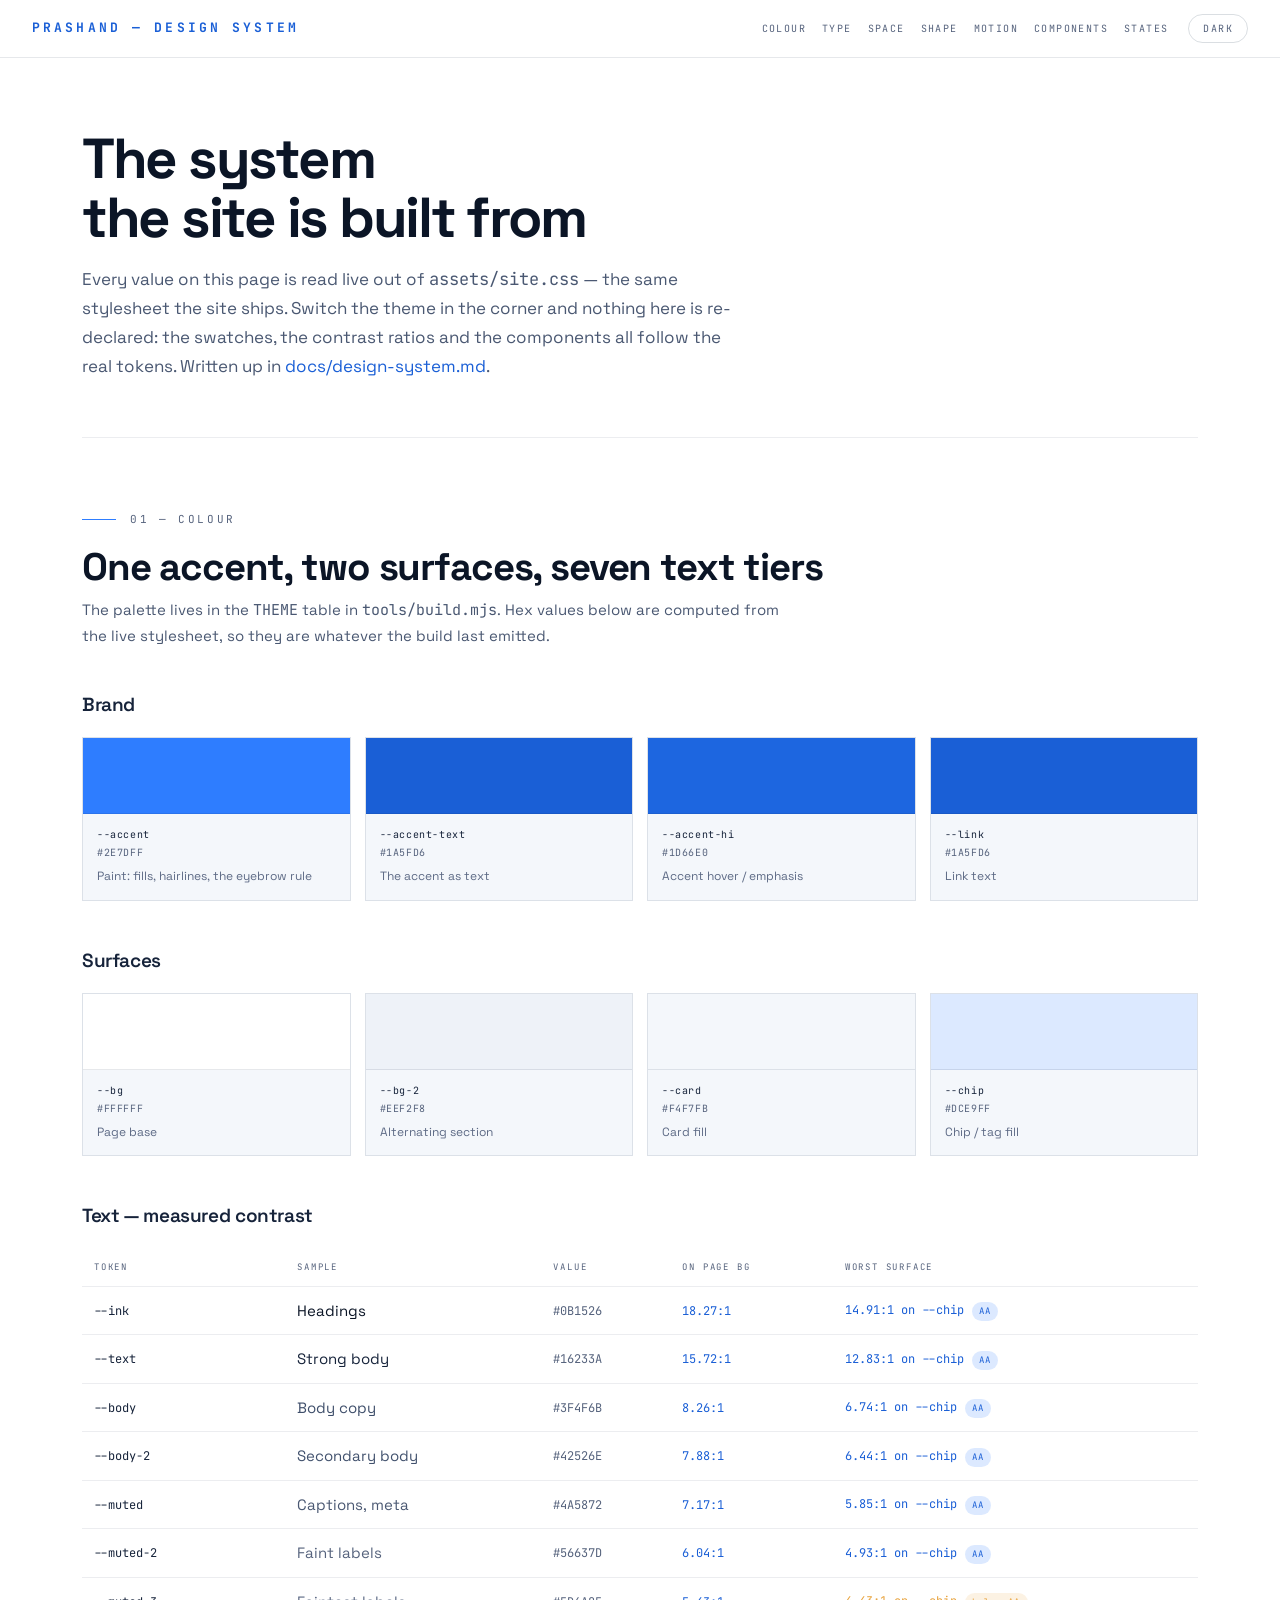
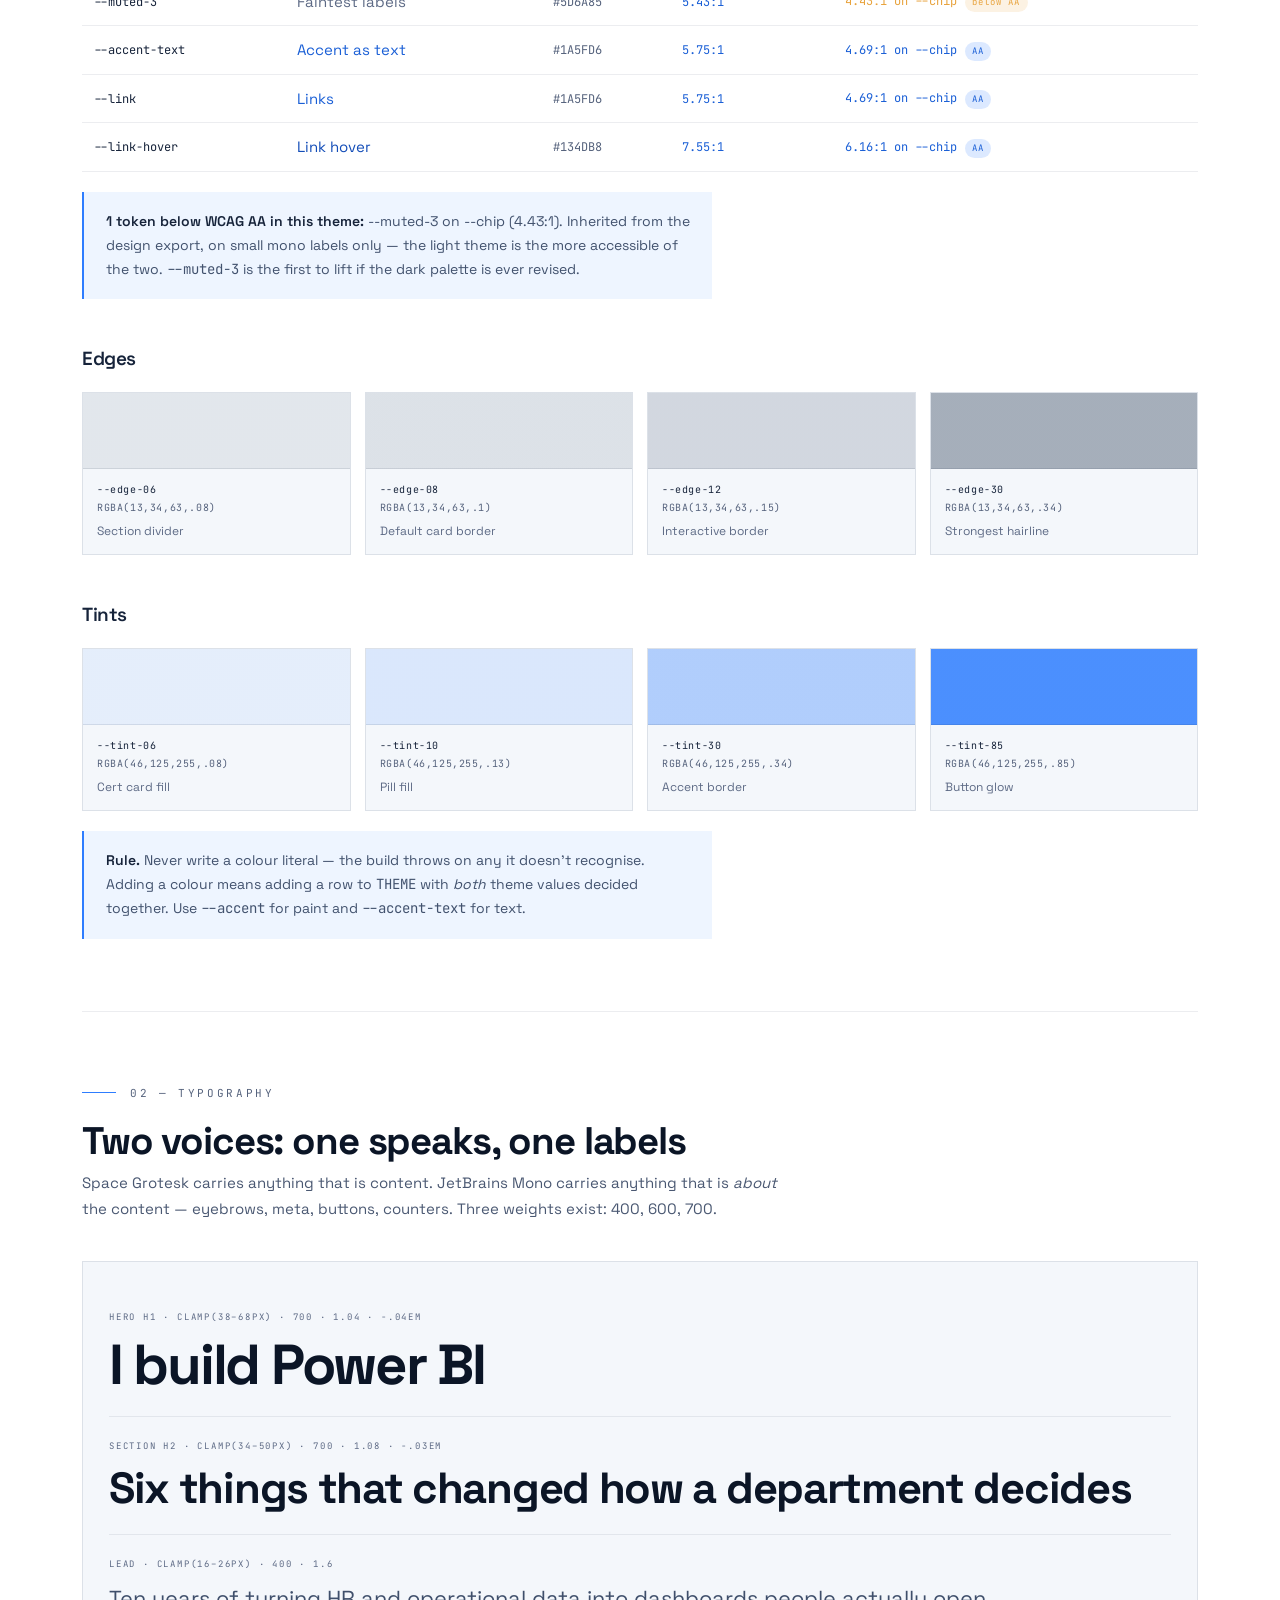
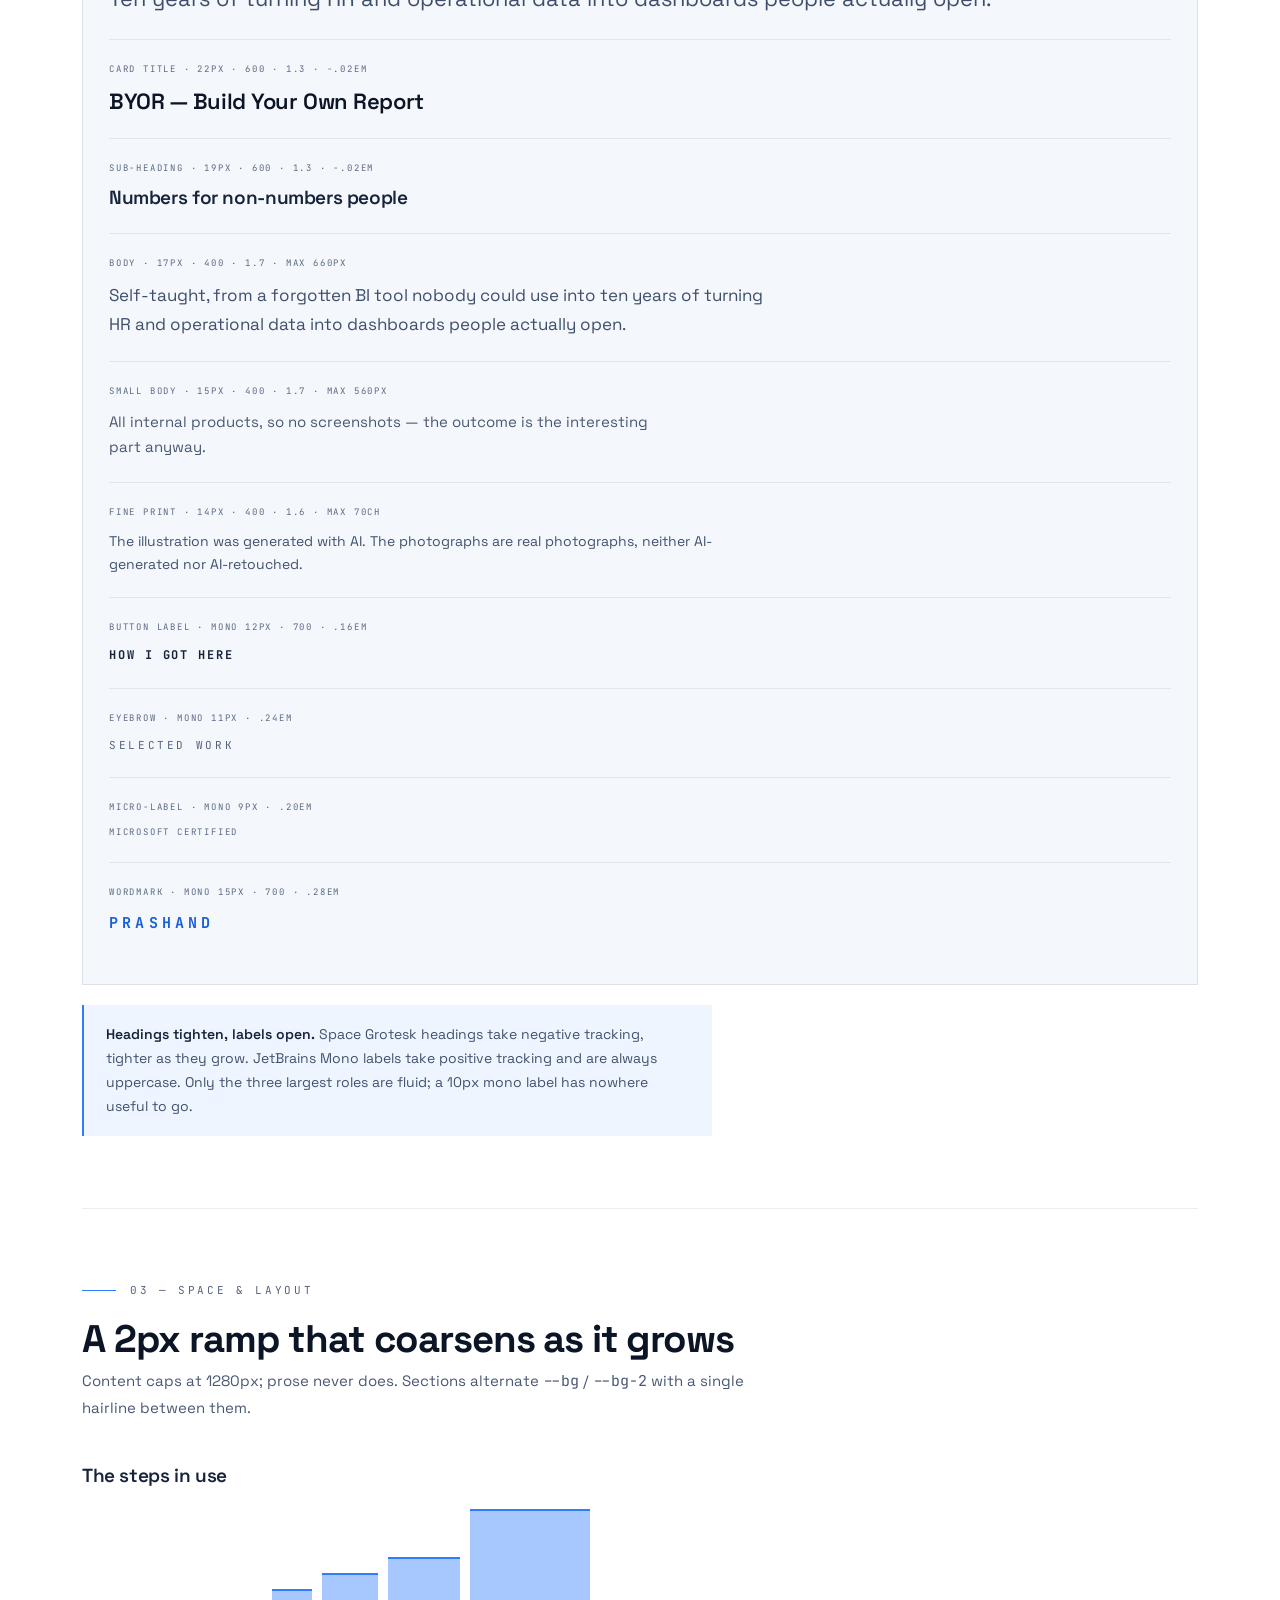
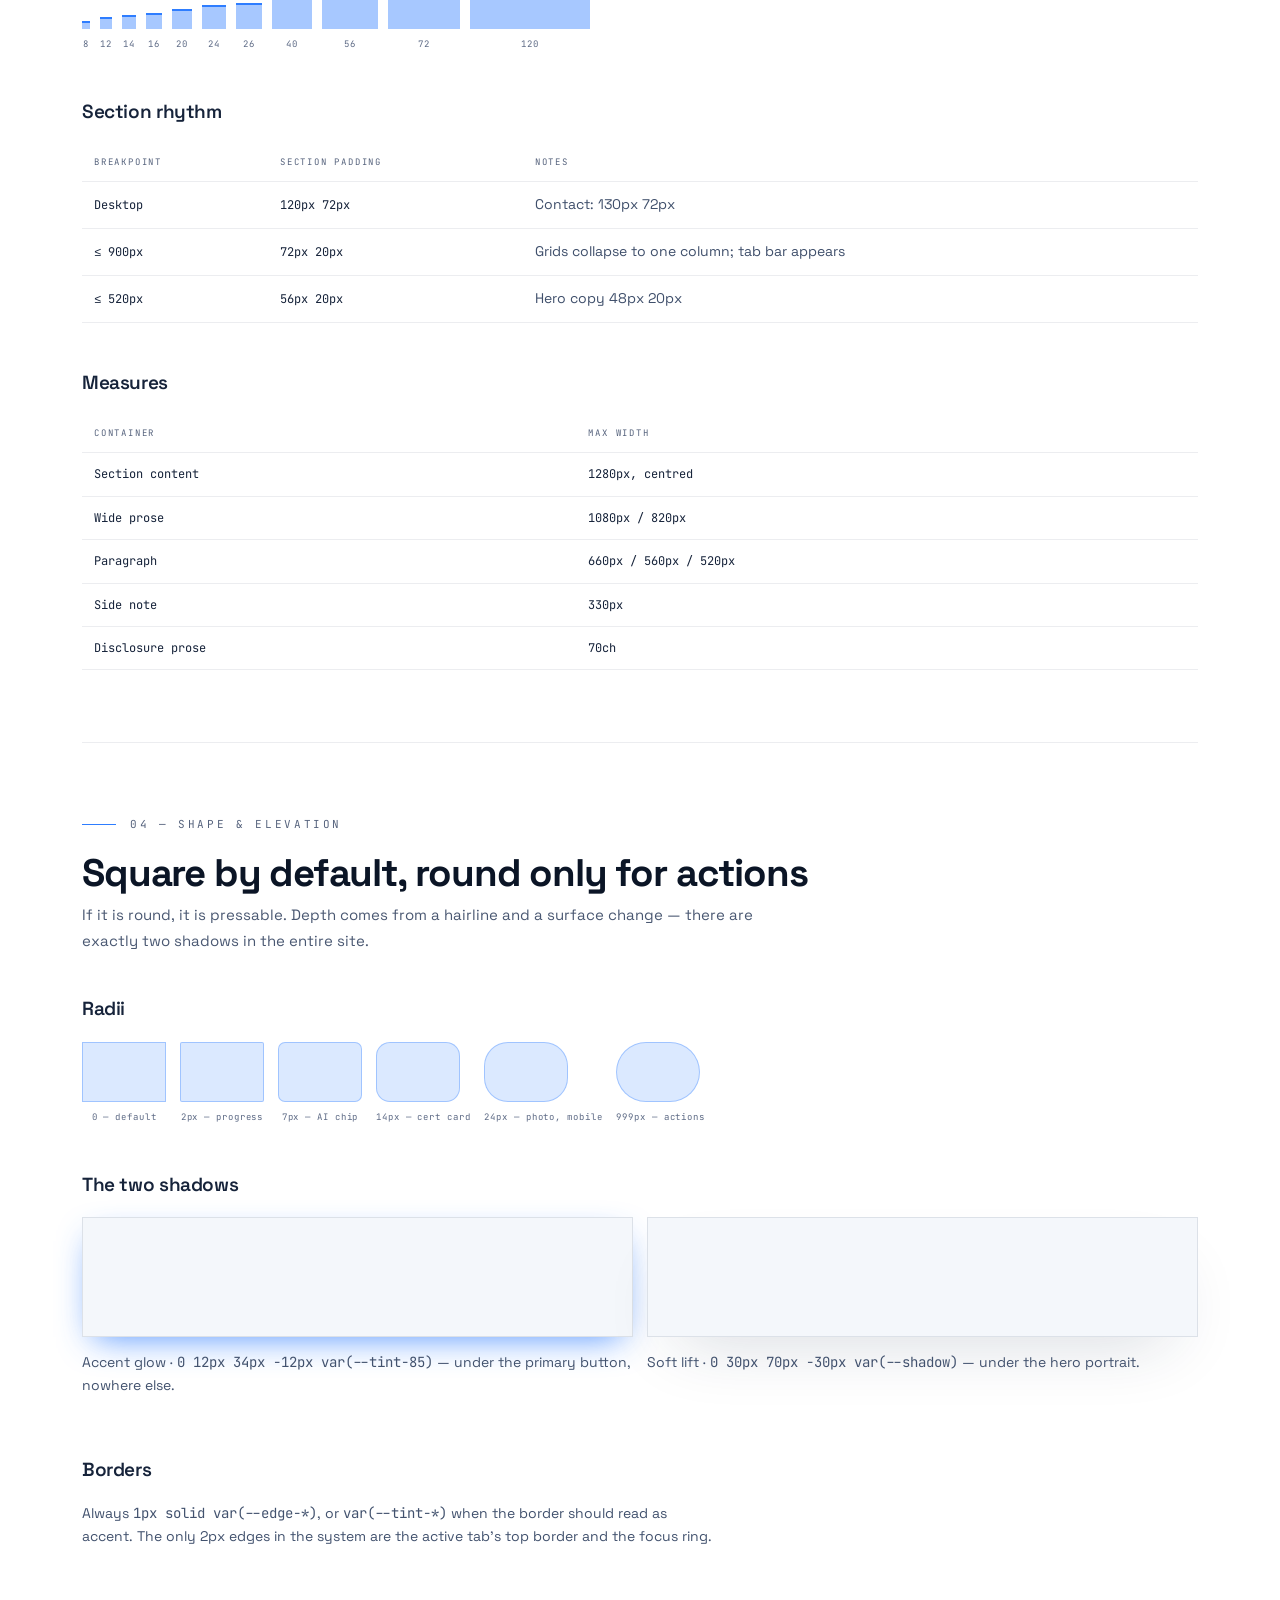
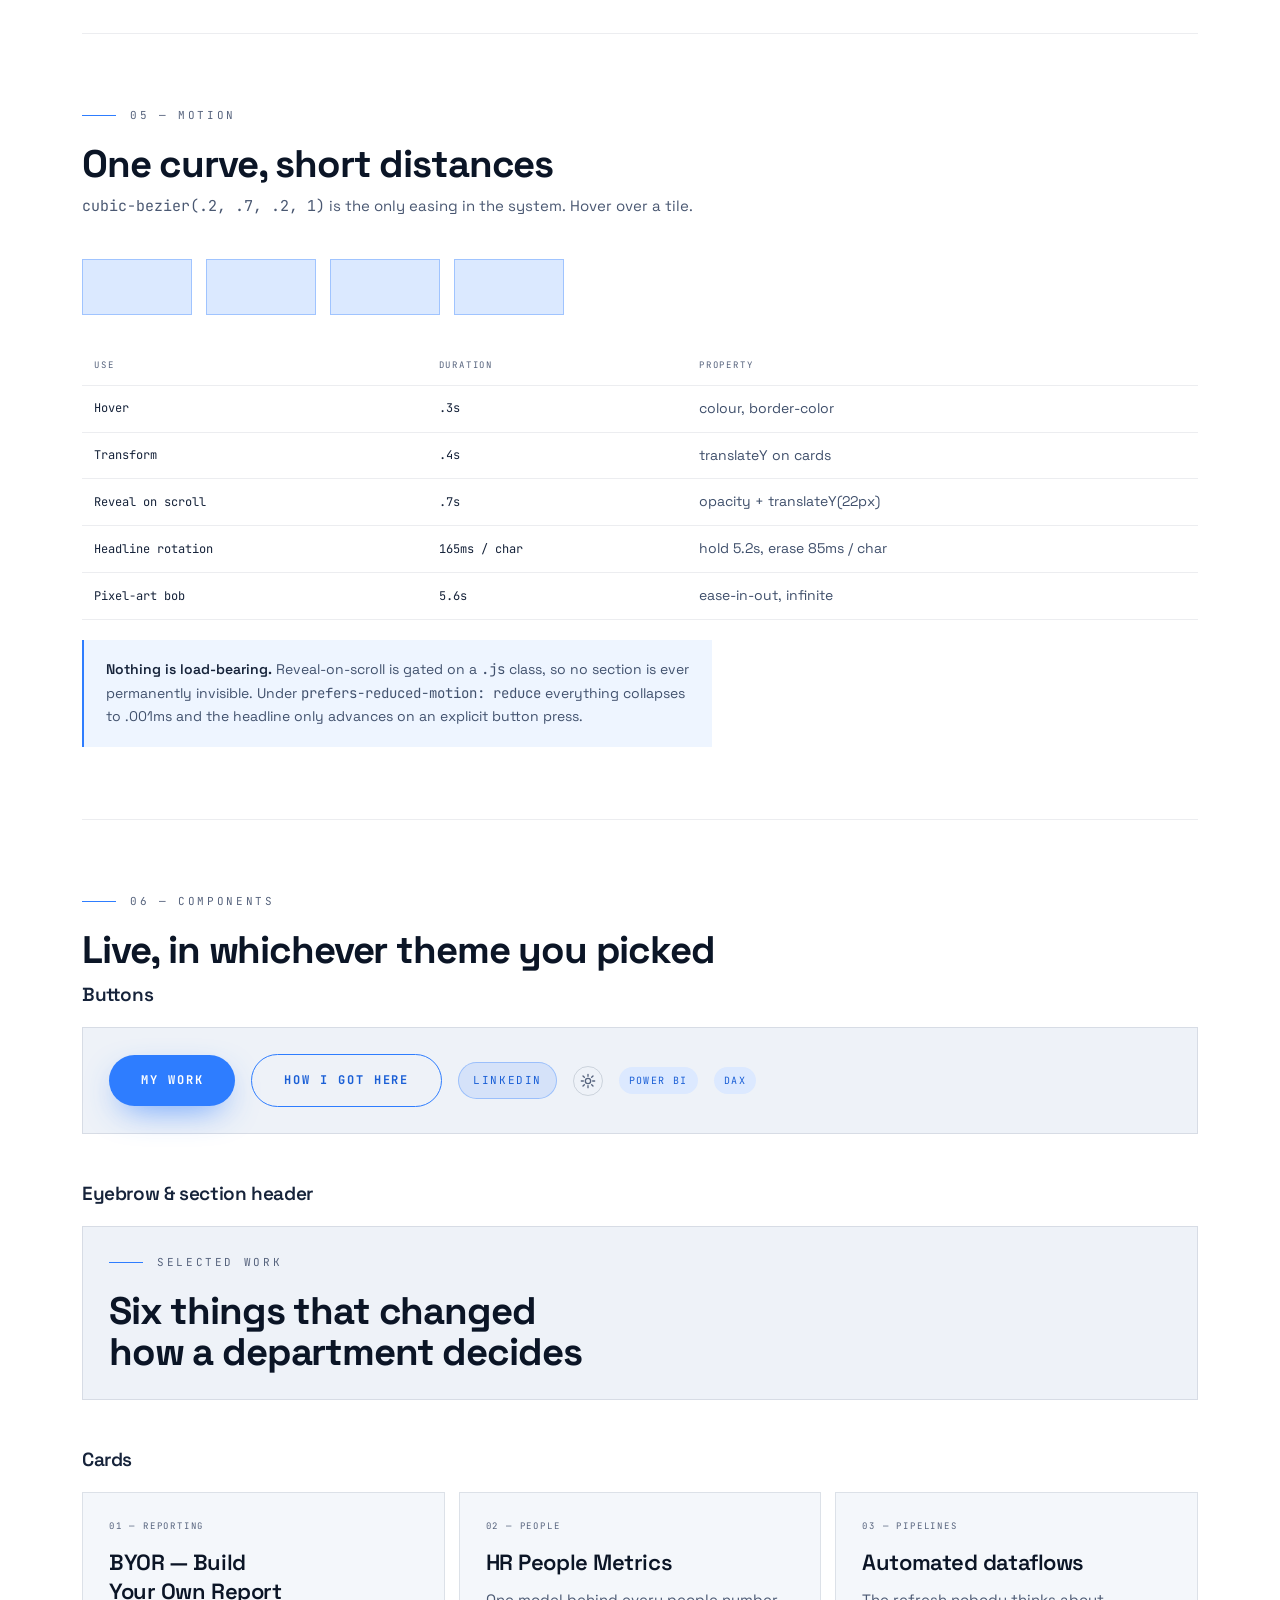
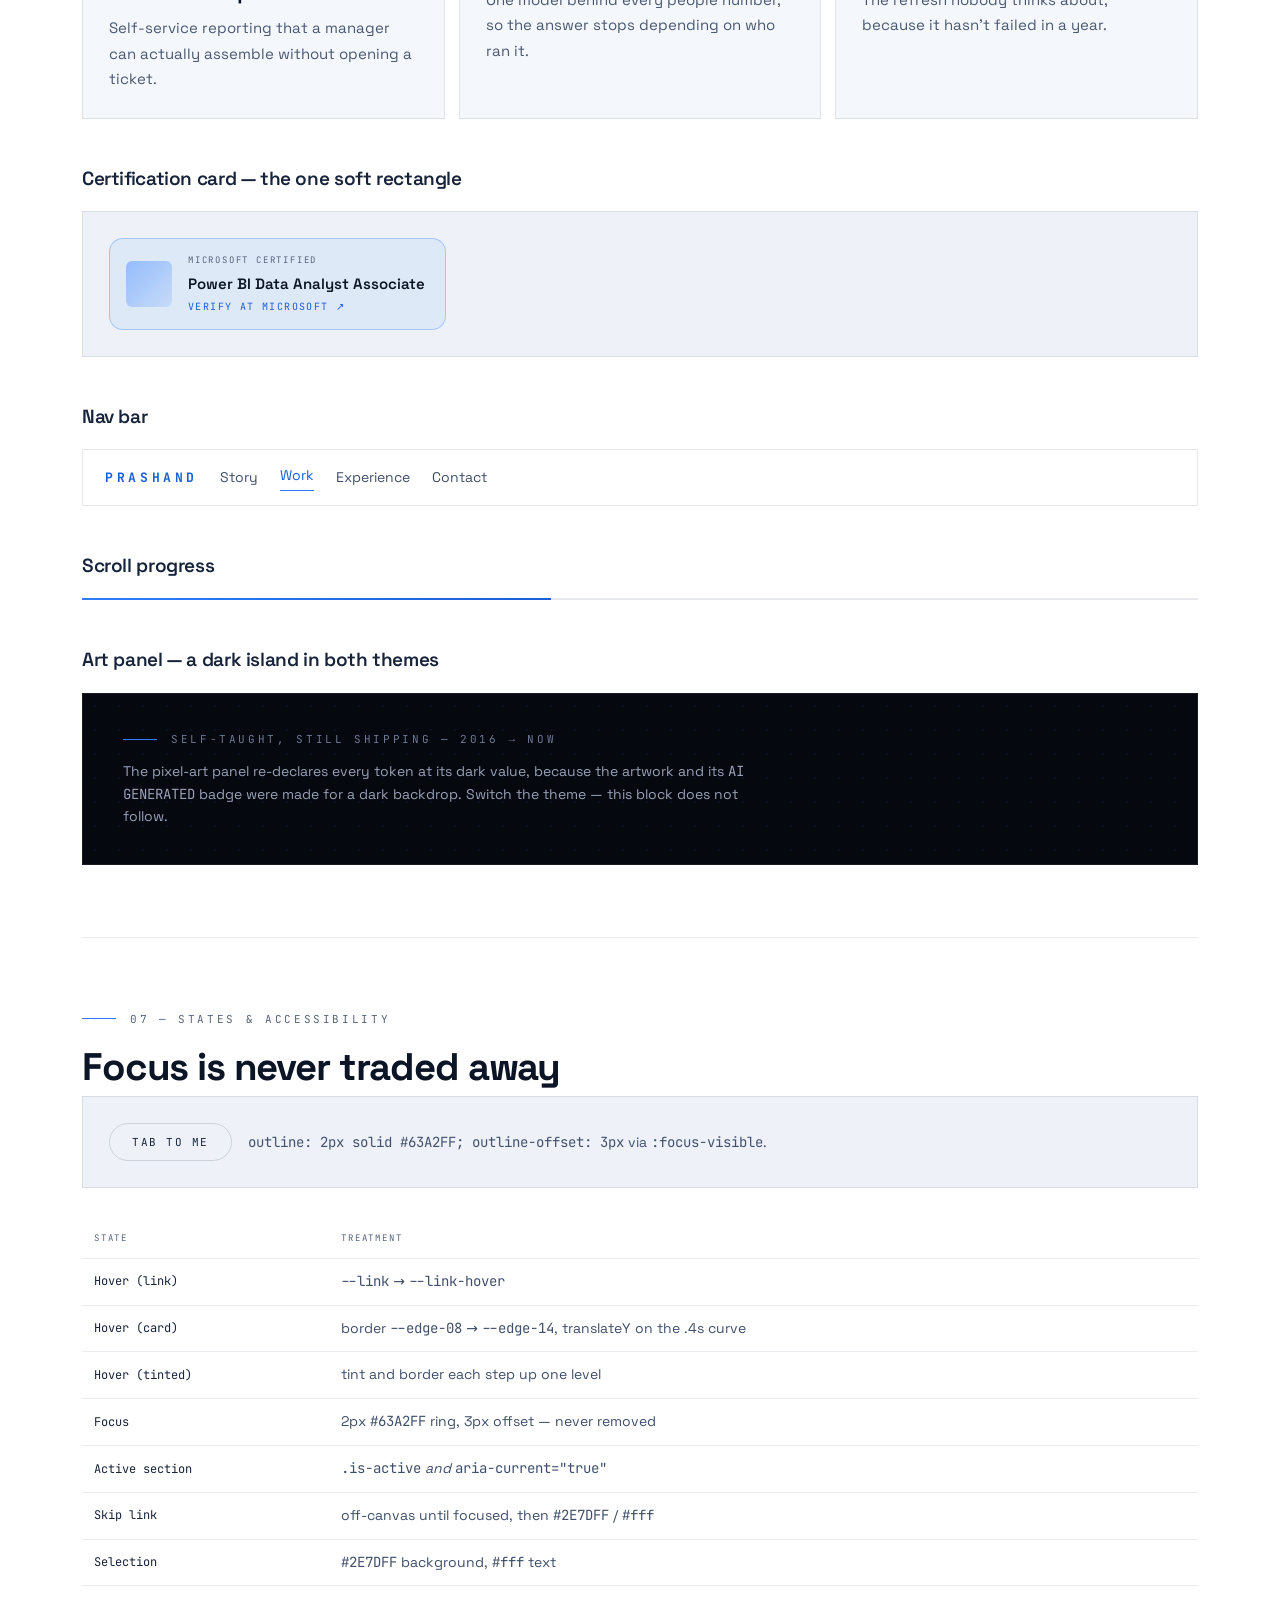
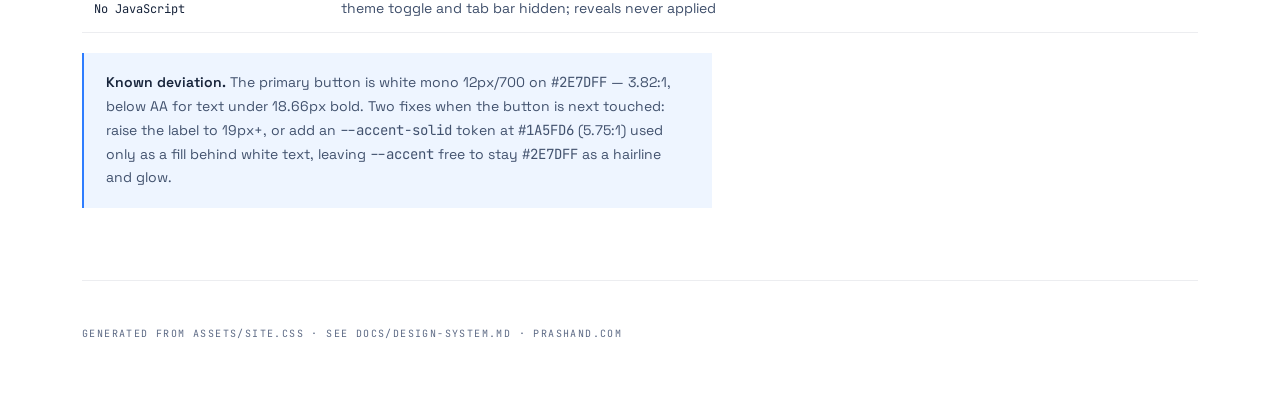
<file: docs/styleguide.html>
<!DOCTYPE html>
<html lang="en" data-theme="dark">
<head>
<meta charset="utf-8">
<meta name="viewport" content="width=device-width, initial-scale=1">
<meta name="robots" content="noindex, nofollow">
<title>Design system — prashand.com</title>
<link rel="icon" href="../assets/favicon.svg" type="image/svg+xml">

<!-- The real tokens. Nothing here re-declares a colour: every swatch below
     reads its value out of this stylesheet at runtime, so the styleguide
     cannot drift from the site. Font URLs inside it resolve relative to the
     CSS file, so they still work from /docs/. -->
<link rel="stylesheet" href="../assets/site.css">

<script>(function(){try{var t=localStorage.getItem('sg-theme');if(t==='light'||t==='dark')document.documentElement.setAttribute('data-theme',t);else if(window.matchMedia&&matchMedia('(prefers-color-scheme: light)').matches)document.documentElement.setAttribute('data-theme','light')}catch(e){}})()</script>

<style>
/* ── styleguide chrome ─────────────────────────────────────────────────── */
*{box-sizing:border-box}
body{margin:0;background:var(--bg);color:var(--body);
  font-family:'Space Grotesk',system-ui,sans-serif;font-size:15px;line-height:1.7;
  -webkit-font-smoothing:antialiased}
a{color:var(--link)}
a:hover{color:var(--link-hover)}
code,.mono{font-family:'JetBrains Mono',monospace}

.sg-bar{position:sticky;top:0;z-index:50;display:flex;align-items:center;gap:20px;
  flex-wrap:wrap;padding:14px 32px;background:var(--frost);backdrop-filter:blur(14px);
  border-bottom:1px solid var(--edge-08)}
.sg-brand{font-family:'JetBrains Mono',monospace;font-size:13px;font-weight:700;
  letter-spacing:.24em;text-transform:uppercase;color:var(--accent-text)}
.sg-jump{display:flex;gap:16px;flex-wrap:wrap;margin-left:auto;
  font-family:'JetBrains Mono',monospace;font-size:10px;letter-spacing:.14em;
  text-transform:uppercase}
.sg-jump a{color:var(--muted-2);text-decoration:none}
.sg-jump a:hover{color:var(--accent-text)}
.sg-toggle{display:inline-flex;align-items:center;gap:8px;padding:7px 14px;
  border:1px solid var(--edge-12);border-radius:999px;background:none;cursor:pointer;
  color:var(--muted-2);font-family:'JetBrains Mono',monospace;font-size:10px;
  letter-spacing:.14em;text-transform:uppercase}
.sg-toggle:hover{color:var(--accent-text);border-color:var(--tint-45)}

.sg-wrap{max-width:1180px;margin:0 auto;padding:0 32px}
.sg-hero{padding:72px 0 56px;border-bottom:1px solid var(--edge-06)}
.sg-hero h1{margin:0 0 18px;font-size:clamp(38px,4.4vw,64px);line-height:1.04;
  letter-spacing:-.04em;font-weight:700;color:var(--ink)}
.sg-hero p{margin:0;max-width:660px;font-size:17px;line-height:1.7;color:var(--muted);
  text-wrap:pretty}

section{padding:72px 0;border-bottom:1px solid var(--edge-06)}
.eyebrow{display:flex;align-items:center;gap:14px;margin-bottom:18px;
  font-family:'JetBrains Mono',monospace;font-size:11px;letter-spacing:.24em;
  text-transform:uppercase;color:var(--muted-2)}
.eyebrow::before{content:"";width:34px;height:1px;background:var(--accent);flex:none}
section>h2{margin:0 0 8px;font-size:clamp(28px,3vw,40px);line-height:1.1;
  letter-spacing:-.03em;font-weight:700;color:var(--ink)}
section>p.lede{margin:0 0 40px;max-width:70ch;color:var(--muted)}
h3.sub{margin:44px 0 16px;font-size:19px;font-weight:600;letter-spacing:-.02em;
  color:var(--text)}
h3.sub:first-of-type{margin-top:0}

.grid{display:grid;gap:14px}
.g2{grid-template-columns:repeat(2,minmax(0,1fr))}
.g3{grid-template-columns:repeat(3,minmax(0,1fr))}
.g4{grid-template-columns:repeat(4,minmax(0,1fr))}
@media (max-width:820px){.g2,.g3,.g4{grid-template-columns:minmax(0,1fr)}}

.panel{padding:26px;background:var(--card);border:1px solid var(--edge-08)}

/* swatches */
.sw{border:1px solid var(--edge-08);background:var(--card)}
.sw .chip{height:76px;border-bottom:1px solid var(--edge-08)}
.sw .meta{padding:12px 14px;font-family:'JetBrains Mono',monospace;font-size:10px;
  line-height:1.8;letter-spacing:.06em}
.sw .name{color:var(--text)}
.sw .val{color:var(--muted-2);text-transform:uppercase}
.sw .role{margin-top:4px;font-family:'Space Grotesk',system-ui,sans-serif;
  font-size:12px;letter-spacing:0;color:var(--muted-3);text-transform:none}

/* text token rows */
table.tk{width:100%;border-collapse:collapse;font-size:14px}
table.tk th,table.tk td{text-align:left;padding:11px 12px;
  border-bottom:1px solid var(--edge-06);vertical-align:middle}
table.tk th{font-family:'JetBrains Mono',monospace;font-size:9px;letter-spacing:.2em;
  text-transform:uppercase;color:var(--muted-2);font-weight:400}
table.tk td.t{font-family:'JetBrains Mono',monospace;font-size:12px;color:var(--text)}
.samp{font-size:15px}
.ratio{font-family:'JetBrains Mono',monospace;font-size:12px}
.pass{color:var(--link)}
.warn{color:#E8A33D}
.badge-aa{display:inline-block;margin-left:8px;padding:2px 7px;border-radius:999px;
  font-family:'JetBrains Mono',monospace;font-size:9px;letter-spacing:.12em}
.aa-ok{background:var(--tint-14);color:var(--accent-text)}
.aa-no{background:rgba(232,163,61,.14);color:#E8A33D}

/* type specimens */
.spec{padding:22px 0;border-bottom:1px solid var(--edge-06)}
.spec:last-child{border-bottom:0}
.spec .lbl{font-family:'JetBrains Mono',monospace;font-size:9px;letter-spacing:.2em;
  text-transform:uppercase;color:var(--muted-3);margin-bottom:10px}
.s-h1{font-size:clamp(38px,4.4vw,68px);line-height:1.04;letter-spacing:-.04em;font-weight:700;color:var(--ink)}
.s-h2{font-size:clamp(34px,3.4vw,50px);line-height:1.08;letter-spacing:-.03em;font-weight:700;color:var(--ink)}
.s-lead{font-size:clamp(16px,1.7vw,26px);line-height:1.6;color:var(--body)}
.s-card{font-size:22px;line-height:1.3;letter-spacing:-.02em;font-weight:600;color:var(--ink)}
.s-sub{font-size:19px;line-height:1.3;letter-spacing:-.02em;font-weight:600;color:var(--text)}
.s-body{font-size:17px;line-height:1.7;color:var(--body);max-width:660px}
.s-small{font-size:15px;line-height:1.7;color:var(--muted);max-width:560px}
.s-fine{font-size:14px;line-height:1.6;color:var(--body-2);max-width:70ch}
.s-btn{font-family:'JetBrains Mono',monospace;font-size:12px;font-weight:700;letter-spacing:.16em;text-transform:uppercase;color:var(--text)}
.s-eyebrow{font-family:'JetBrains Mono',monospace;font-size:11px;letter-spacing:.24em;text-transform:uppercase;color:var(--muted-2)}
.s-micro{font-family:'JetBrains Mono',monospace;font-size:9px;letter-spacing:.2em;text-transform:uppercase;color:var(--muted-3)}
.s-mark{font-family:'JetBrains Mono',monospace;font-size:15px;font-weight:700;letter-spacing:.28em;color:var(--accent-text)}

/* spacing ruler */
.ruler{display:flex;align-items:flex-end;gap:10px;flex-wrap:wrap;margin-top:8px}
.ruler i{display:block;background:var(--tint-40);border-top:2px solid var(--accent)}
.ruler figure{margin:0;text-align:center}
.ruler figcaption{margin-top:8px;font-family:'JetBrains Mono',monospace;font-size:9px;
  letter-spacing:.1em;color:var(--muted-3)}

/* component demos */
.demo{display:flex;flex-wrap:wrap;gap:16px;align-items:center;padding:26px;
  background:var(--bg-2);border:1px solid var(--edge-08)}
.btn-primary{display:inline-flex;align-items:center;gap:10px;padding:15px 32px;
  border:0;border-radius:999px;background:var(--accent);color:#fff;cursor:pointer;
  box-shadow:0 12px 34px -12px var(--tint-85);
  font-family:'JetBrains Mono',monospace;font-size:12px;font-weight:700;
  letter-spacing:.16em;text-transform:uppercase;text-decoration:none}
.btn-secondary{display:inline-flex;align-items:center;gap:10px;padding:15px 32px;
  border:1px solid var(--accent);border-radius:999px;background:none;
  color:var(--accent-text);cursor:pointer;
  font-family:'JetBrains Mono',monospace;font-size:12px;font-weight:700;
  letter-spacing:.16em;text-transform:uppercase;text-decoration:none}
.btn-secondary:hover{border-color:var(--accent-hi);color:var(--accent-hi)}
.pill{display:inline-flex;align-items:center;gap:10px;padding:8px 14px;
  border:1px solid var(--tint-30);border-radius:999px;background:var(--tint-10);
  color:var(--accent-text);text-decoration:none;
  font-family:'JetBrains Mono',monospace;font-size:11px;letter-spacing:.14em;
  text-transform:uppercase}
.pill:hover{border-color:var(--tint-55);background:var(--tint-14);color:var(--accent-text)}
.icon-btn{display:inline-flex;align-items:center;justify-content:center;width:30px;
  height:30px;padding:0;border:1px solid var(--edge-12);border-radius:999px;
  background:none;color:var(--muted-2);cursor:pointer}
.icon-btn:hover{color:var(--accent-text);border-color:var(--tint-45)}
.tag{display:inline-block;padding:5px 10px;border-radius:999px;background:var(--chip);
  color:var(--accent-text);font-family:'JetBrains Mono',monospace;font-size:10px;
  letter-spacing:.14em;text-transform:uppercase}

.card{padding:26px;background:var(--card);border:1px solid var(--edge-08);
  transition:transform .4s cubic-bezier(.2,.7,.2,1),border-color .3s}
.card:hover{transform:translateY(-4px);border-color:var(--edge-14)}
.card h4{margin:0 0 10px;font-size:22px;line-height:1.3;letter-spacing:-.02em;
  font-weight:600;color:var(--ink);text-wrap:balance}
.card p{margin:0;font-size:15px;line-height:1.7;color:var(--muted)}
.card .kick{display:block;margin-bottom:14px;font-family:'JetBrains Mono',monospace;
  font-size:9px;letter-spacing:.2em;text-transform:uppercase;color:var(--muted-2)}

.cert{display:inline-flex;align-items:center;gap:16px;padding:14px 20px 14px 16px;
  border:1px solid var(--tint-28);border-radius:14px;background:var(--tint-06);
  text-decoration:none;max-width:100%}
.cert:hover{border-color:var(--tint-55);background:var(--tint-10)}
.cert .art{width:46px;height:46px;flex:none;border-radius:6px;
  background:linear-gradient(135deg,var(--tint-40),var(--tint-10))}
.cert .k{display:block;font-family:'JetBrains Mono',monospace;font-size:9px;
  letter-spacing:.2em;text-transform:uppercase;color:var(--muted-2)}
.cert .n{display:block;margin:5px 0;font-size:15px;font-weight:600;line-height:1.3;color:var(--ink)}
.cert .v{display:block;font-family:'JetBrains Mono',monospace;font-size:10px;
  letter-spacing:.14em;text-transform:uppercase;color:var(--link)}

.artpanel{position:relative;padding:36px 40px;background:var(--bg);
  border:1px solid var(--edge-08);overflow:hidden;min-height:160px}
.artpanel .dots{position:absolute;inset:0;pointer-events:none;opacity:.2;
  background-image:radial-gradient(var(--tint-40) 1px,transparent 1px);
  background-size:24px 24px}
.artpanel .body{position:relative}

.navdemo{display:flex;align-items:center;gap:22px;flex-wrap:wrap;padding:14px 22px;
  background:var(--frost);border:1px solid var(--edge-08);backdrop-filter:blur(14px)}
.navdemo .lnk{font-size:14px;color:var(--body);text-decoration:none}
.navdemo .lnk:hover{color:var(--text)}
.navdemo .lnk.on{color:var(--accent-text);border-bottom:1px solid var(--accent);padding-bottom:2px}

.progress{position:relative;height:2px;background:var(--edge-08);overflow:hidden}
.progress i{display:block;height:100%;width:42%;
  background:linear-gradient(90deg,var(--accent),var(--link))}

.focusme{display:inline-flex;padding:11px 22px;border:1px solid var(--edge-12);
  border-radius:999px;background:none;color:var(--text);cursor:pointer;
  font-family:'JetBrains Mono',monospace;font-size:11px;letter-spacing:.14em;
  text-transform:uppercase}
.focusme:focus-visible{outline:2px solid #63A2FF;outline-offset:3px}

.shadow-demo{height:120px;background:var(--card);border:1px solid var(--edge-08)}
.shadow-glow{box-shadow:0 12px 34px -12px var(--tint-85)}
.shadow-lift{box-shadow:0 30px 70px -30px var(--shadow)}

.radii{display:flex;gap:14px;flex-wrap:wrap}
.radii figure{margin:0;text-align:center}
.radii i{display:block;width:84px;height:60px;background:var(--tint-14);
  border:1px solid var(--tint-30)}
.radii figcaption{margin-top:8px;font-family:'JetBrains Mono',monospace;font-size:9px;
  letter-spacing:.1em;color:var(--muted-3)}

.motion{display:flex;gap:14px;flex-wrap:wrap}
.motion i{display:block;width:110px;height:56px;background:var(--tint-14);
  border:1px solid var(--tint-30);transition:transform .4s cubic-bezier(.2,.7,.2,1),background .3s}
.motion i:hover{transform:translateY(-10px);background:var(--tint-30)}

.note{margin-top:20px;padding:18px 22px;border-left:2px solid var(--accent);
  background:var(--tint-06);font-size:14px;line-height:1.7;color:var(--body-2);max-width:70ch}
.note b{color:var(--text);font-weight:600}

.sg-foot{padding:44px 0 64px;font-family:'JetBrains Mono',monospace;font-size:10px;
  letter-spacing:.14em;text-transform:uppercase;color:var(--muted-3)}

@media (prefers-reduced-motion:reduce){
  *,*::before,*::after{transition-duration:.001ms !important;animation-duration:.001ms !important}
}
@media (max-width:640px){
  .sg-wrap{padding:0 20px}
  .sg-bar{padding:12px 20px}
  section{padding:56px 0}
  /* Tables carry more columns than a phone has room for. Scroll them rather
     than wrapping the numbers into unreadable stacks. */
  table.tk{display:block;overflow-x:auto;white-space:nowrap}
  table.tk td.samp,table.tk td:nth-child(2){white-space:normal}
}
</style>
</head>

<body>

<header class="sg-bar">
  <span class="sg-brand">Prashand — Design system</span>
  <nav class="sg-jump" aria-label="Sections">
    <a href="#colour">Colour</a>
    <a href="#type">Type</a>
    <a href="#space">Space</a>
    <a href="#shape">Shape</a>
    <a href="#motion">Motion</a>
    <a href="#components">Components</a>
    <a href="#states">States</a>
  </nav>
  <button class="sg-toggle" id="tgl" type="button" aria-label="Switch theme">
    <span id="tgl-txt">Light</span>
  </button>
</header>

<div class="sg-wrap">

  <div class="sg-hero">
    <h1>The system<br>the site is built from</h1>
    <p>Every value on this page is read live out of <code>assets/site.css</code> — the same
      stylesheet the site ships. Switch the theme in the corner and nothing here is
      re-declared: the swatches, the contrast ratios and the components all follow the
      real tokens. Written up in <a href="design-system.md">docs/design-system.md</a>.</p>
  </div>

  <!-- ── colour ──────────────────────────────────────────────────────────── -->
  <section id="colour">
    <div class="eyebrow">01 — Colour</div>
    <h2>One accent, two surfaces, seven text tiers</h2>
    <p class="lede">The palette lives in the <code>THEME</code> table in
      <code>tools/build.mjs</code>. Hex values below are computed from the live stylesheet,
      so they are whatever the build last emitted.</p>

    <h3 class="sub">Brand</h3>
    <div class="grid g4" id="sw-brand"></div>

    <h3 class="sub">Surfaces</h3>
    <div class="grid g4" id="sw-surface"></div>

    <h3 class="sub">Text — measured contrast</h3>
    <table class="tk">
      <thead>
        <tr><th>Token</th><th>Sample</th><th>Value</th><th>On page bg</th><th>Worst surface</th></tr>
      </thead>
      <tbody id="tk-text"></tbody>
    </table>
    <div class="note" id="contrast-note"></div>

    <h3 class="sub">Edges</h3>
    <div class="grid g4" id="sw-edge"></div>

    <h3 class="sub">Tints</h3>
    <div class="grid g4" id="sw-tint"></div>

    <div class="note">
      <b>Rule.</b> Never write a colour literal — the build throws on any it doesn't
      recognise. Adding a colour means adding a row to <code>THEME</code> with
      <em>both</em> theme values decided together. Use <code>--accent</code> for paint and
      <code>--accent-text</code> for text.
    </div>
  </section>

  <!-- ── typography ──────────────────────────────────────────────────────── -->
  <section id="type">
    <div class="eyebrow">02 — Typography</div>
    <h2>Two voices: one speaks, one labels</h2>
    <p class="lede">Space Grotesk carries anything that is content. JetBrains Mono carries
      anything that is <em>about</em> the content — eyebrows, meta, buttons, counters.
      Three weights exist: 400, 600, 700.</p>

    <div class="panel">
      <div class="spec"><div class="lbl">Hero h1 · clamp(38–68px) · 700 · 1.04 · −.04em</div>
        <div class="s-h1">I build Power BI</div></div>
      <div class="spec"><div class="lbl">Section h2 · clamp(34–50px) · 700 · 1.08 · −.03em</div>
        <div class="s-h2">Six things that changed how a department decides</div></div>
      <div class="spec"><div class="lbl">Lead · clamp(16–26px) · 400 · 1.6</div>
        <div class="s-lead">Ten years of turning HR and operational data into dashboards people actually open.</div></div>
      <div class="spec"><div class="lbl">Card title · 22px · 600 · 1.3 · −.02em</div>
        <div class="s-card">BYOR — Build Your Own Report</div></div>
      <div class="spec"><div class="lbl">Sub-heading · 19px · 600 · 1.3 · −.02em</div>
        <div class="s-sub">Numbers for non-numbers people</div></div>
      <div class="spec"><div class="lbl">Body · 17px · 400 · 1.7 · max 660px</div>
        <div class="s-body">Self-taught, from a forgotten BI tool nobody could use into ten years of turning HR and operational data into dashboards people actually open.</div></div>
      <div class="spec"><div class="lbl">Small body · 15px · 400 · 1.7 · max 560px</div>
        <div class="s-small">All internal products, so no screenshots — the outcome is the interesting part anyway.</div></div>
      <div class="spec"><div class="lbl">Fine print · 14px · 400 · 1.6 · max 70ch</div>
        <div class="s-fine">The illustration was generated with AI. The photographs are real photographs, neither AI-generated nor AI-retouched.</div></div>
      <div class="spec"><div class="lbl">Button label · mono 12px · 700 · .16em</div>
        <div class="s-btn">How I got here</div></div>
      <div class="spec"><div class="lbl">Eyebrow · mono 11px · .24em</div>
        <div class="s-eyebrow">Selected work</div></div>
      <div class="spec"><div class="lbl">Micro-label · mono 9px · .20em</div>
        <div class="s-micro">Microsoft Certified</div></div>
      <div class="spec"><div class="lbl">Wordmark · mono 15px · 700 · .28em</div>
        <div class="s-mark">PRASHAND</div></div>
    </div>

    <div class="note">
      <b>Headings tighten, labels open.</b> Space Grotesk headings take negative tracking,
      tighter as they grow. JetBrains Mono labels take positive tracking and are always
      uppercase. Only the three largest roles are fluid; a 10px mono label has nowhere
      useful to go.
    </div>
  </section>

  <!-- ── space ───────────────────────────────────────────────────────────── -->
  <section id="space">
    <div class="eyebrow">03 — Space &amp; layout</div>
    <h2>A 2px ramp that coarsens as it grows</h2>
    <p class="lede">Content caps at 1280px; prose never does. Sections alternate
      <code>--bg</code> / <code>--bg-2</code> with a single hairline between them.</p>

    <h3 class="sub">The steps in use</h3>
    <div class="ruler" id="ruler"></div>

    <h3 class="sub">Section rhythm</h3>
    <table class="tk">
      <thead><tr><th>Breakpoint</th><th>Section padding</th><th>Notes</th></tr></thead>
      <tbody>
        <tr><td class="t">Desktop</td><td class="t">120px 72px</td><td>Contact: 130px 72px</td></tr>
        <tr><td class="t">≤ 900px</td><td class="t">72px 20px</td><td>Grids collapse to one column; tab bar appears</td></tr>
        <tr><td class="t">≤ 520px</td><td class="t">56px 20px</td><td>Hero copy 48px 20px</td></tr>
      </tbody>
    </table>

    <h3 class="sub">Measures</h3>
    <table class="tk">
      <thead><tr><th>Container</th><th>Max width</th></tr></thead>
      <tbody>
        <tr><td class="t">Section content</td><td class="t">1280px, centred</td></tr>
        <tr><td class="t">Wide prose</td><td class="t">1080px / 820px</td></tr>
        <tr><td class="t">Paragraph</td><td class="t">660px / 560px / 520px</td></tr>
        <tr><td class="t">Side note</td><td class="t">330px</td></tr>
        <tr><td class="t">Disclosure prose</td><td class="t">70ch</td></tr>
      </tbody>
    </table>
  </section>

  <!-- ── shape ───────────────────────────────────────────────────────────── -->
  <section id="shape">
    <div class="eyebrow">04 — Shape &amp; elevation</div>
    <h2>Square by default, round only for actions</h2>
    <p class="lede">If it is round, it is pressable. Depth comes from a hairline and a
      surface change — there are exactly two shadows in the entire site.</p>

    <h3 class="sub">Radii</h3>
    <div class="radii">
      <figure><i style="border-radius:0"></i><figcaption>0 — default</figcaption></figure>
      <figure><i style="border-radius:2px"></i><figcaption>2px — progress</figcaption></figure>
      <figure><i style="border-radius:7px"></i><figcaption>7px — AI chip</figcaption></figure>
      <figure><i style="border-radius:14px"></i><figcaption>14px — cert card</figcaption></figure>
      <figure><i style="border-radius:24px"></i><figcaption>24px — photo, mobile</figcaption></figure>
      <figure><i style="border-radius:999px"></i><figcaption>999px — actions</figcaption></figure>
    </div>

    <h3 class="sub">The two shadows</h3>
    <div class="grid g2">
      <div><div class="shadow-demo shadow-glow"></div>
        <p class="s-fine" style="margin-top:14px">Accent glow · <code>0 12px 34px -12px var(--tint-85)</code> — under the primary button, nowhere else.</p></div>
      <div><div class="shadow-demo shadow-lift"></div>
        <p class="s-fine" style="margin-top:14px">Soft lift · <code>0 30px 70px -30px var(--shadow)</code> — under the hero portrait.</p></div>
    </div>

    <h3 class="sub">Borders</h3>
    <p class="s-fine">Always <code>1px solid var(--edge-*)</code>, or <code>var(--tint-*)</code>
      when the border should read as accent. The only 2px edges in the system are the
      active tab's top border and the focus ring.</p>
  </section>

  <!-- ── motion ──────────────────────────────────────────────────────────── -->
  <section id="motion">
    <div class="eyebrow">05 — Motion</div>
    <h2>One curve, short distances</h2>
    <p class="lede"><code>cubic-bezier(.2, .7, .2, 1)</code> is the only easing in the
      system. Hover over a tile.</p>

    <div class="motion">
      <i></i><i></i><i></i><i></i>
    </div>

    <table class="tk" style="margin-top:32px">
      <thead><tr><th>Use</th><th>Duration</th><th>Property</th></tr></thead>
      <tbody>
        <tr><td class="t">Hover</td><td class="t">.3s</td><td>colour, border-color</td></tr>
        <tr><td class="t">Transform</td><td class="t">.4s</td><td>translateY on cards</td></tr>
        <tr><td class="t">Reveal on scroll</td><td class="t">.7s</td><td>opacity + translateY(22px)</td></tr>
        <tr><td class="t">Headline rotation</td><td class="t">165ms / char</td><td>hold 5.2s, erase 85ms / char</td></tr>
        <tr><td class="t">Pixel-art bob</td><td class="t">5.6s</td><td>ease-in-out, infinite</td></tr>
      </tbody>
    </table>

    <div class="note">
      <b>Nothing is load-bearing.</b> Reveal-on-scroll is gated on a <code>.js</code> class,
      so no section is ever permanently invisible. Under
      <code>prefers-reduced-motion: reduce</code> everything collapses to .001ms and the
      headline only advances on an explicit button press.
    </div>
  </section>

  <!-- ── components ──────────────────────────────────────────────────────── -->
  <section id="components">
    <div class="eyebrow">06 — Components</div>
    <h2>Live, in whichever theme you picked</h2>

    <h3 class="sub">Buttons</h3>
    <div class="demo">
      <a class="btn-primary" href="#components">My work</a>
      <a class="btn-secondary" href="#components">How I got here</a>
      <a class="pill" href="#components">LinkedIn</a>
      <button class="icon-btn" type="button" aria-label="Theme">
        <svg width="16" height="16" viewBox="0 0 24 24" fill="none" stroke="currentColor" stroke-width="2" stroke-linecap="round" aria-hidden="true"><circle cx="12" cy="12" r="4"/><path d="M12 2v3M12 19v3M2 12h3M19 12h3M4.5 4.5l2 2M17.5 17.5l2 2M19.5 4.5l-2 2M6.5 17.5l-2 2"/></svg>
      </button>
      <span class="tag">Power BI</span>
      <span class="tag">DAX</span>
    </div>

    <h3 class="sub">Eyebrow &amp; section header</h3>
    <div class="demo" style="flex-direction:column;align-items:stretch;gap:18px">
      <div class="eyebrow" style="margin:0">Selected work</div>
      <div class="s-h2" style="font-size:clamp(28px,3vw,40px)">Six things that changed<br>how a department decides</div>
    </div>

    <h3 class="sub">Cards</h3>
    <div class="grid g3">
      <div class="card"><span class="kick">01 — Reporting</span>
        <h4>BYOR — Build Your Own Report</h4>
        <p>Self-service reporting that a manager can actually assemble without opening a ticket.</p></div>
      <div class="card"><span class="kick">02 — People</span>
        <h4>HR People Metrics</h4>
        <p>One model behind every people number, so the answer stops depending on who ran it.</p></div>
      <div class="card"><span class="kick">03 — Pipelines</span>
        <h4>Automated dataflows</h4>
        <p>The refresh nobody thinks about, because it hasn't failed in a year.</p></div>
    </div>

    <h3 class="sub">Certification card — the one soft rectangle</h3>
    <div class="demo">
      <a class="cert" href="#components">
        <span class="art" aria-hidden="true"></span>
        <span>
          <span class="k">Microsoft Certified</span>
          <span class="n">Power BI Data Analyst Associate</span>
          <span class="v">Verify at Microsoft ↗</span>
        </span>
      </a>
    </div>

    <h3 class="sub">Nav bar</h3>
    <div class="navdemo">
      <span class="s-mark" style="font-size:13px">PRASHAND</span>
      <a class="lnk" href="#components">Story</a>
      <a class="lnk on" href="#components" aria-current="true">Work</a>
      <a class="lnk" href="#components">Experience</a>
      <a class="lnk" href="#components">Contact</a>
    </div>

    <h3 class="sub">Scroll progress</h3>
    <div class="progress"><i></i></div>

    <h3 class="sub">Art panel — a dark island in both themes</h3>
    <!-- .art-panel is the site's own class: site.css re-declares every token at
         its dark value inside it. Nothing here forces the colours. -->
    <div class="artpanel art-panel">
      <div class="dots" aria-hidden="true"></div>
      <div class="body">
        <div class="eyebrow" style="margin:0 0 12px">Self-taught, still shipping — 2016 → now</div>
        <p class="s-fine" style="margin:0">
          The pixel-art panel re-declares every token at its dark value, because the
          artwork and its <code>AI GENERATED</code> badge were made for a dark backdrop.
          Switch the theme — this block does not follow.
        </p>
      </div>
    </div>
  </section>

  <!-- ── states ──────────────────────────────────────────────────────────── -->
  <section id="states">
    <div class="eyebrow">07 — States &amp; accessibility</div>
    <h2>Focus is never traded away</h2>

    <div class="demo">
      <button class="focusme" type="button">Tab to me</button>
      <span class="s-fine" style="margin:0">
        <code>outline: 2px solid #63A2FF; outline-offset: 3px</code> via
        <code>:focus-visible</code>.
      </span>
    </div>

    <table class="tk" style="margin-top:32px">
      <thead><tr><th>State</th><th>Treatment</th></tr></thead>
      <tbody>
        <tr><td class="t">Hover (link)</td><td><code>--link</code> → <code>--link-hover</code></td></tr>
        <tr><td class="t">Hover (card)</td><td>border <code>--edge-08</code> → <code>--edge-14</code>, translateY on the .4s curve</td></tr>
        <tr><td class="t">Hover (tinted)</td><td>tint and border each step up one level</td></tr>
        <tr><td class="t">Focus</td><td>2px <code>#63A2FF</code> ring, 3px offset — never removed</td></tr>
        <tr><td class="t">Active section</td><td><code>.is-active</code> <em>and</em> <code>aria-current="true"</code></td></tr>
        <tr><td class="t">Skip link</td><td>off-canvas until focused, then <code>#2E7DFF</code> / <code>#fff</code></td></tr>
        <tr><td class="t">Selection</td><td><code>#2E7DFF</code> background, <code>#fff</code> text</td></tr>
        <tr><td class="t">No JavaScript</td><td>theme toggle and tab bar hidden; reveals never applied</td></tr>
      </tbody>
    </table>

    <div class="note">
      <b>Known deviation.</b> The primary button is white mono 12px/700 on
      <code>#2E7DFF</code> — 3.82:1, below AA for text under 18.66px bold. Two fixes when
      the button is next touched: raise the label to 19px+, or add an
      <code>--accent-solid</code> token at <code>#1A5FD6</code> (5.75:1) used only as a fill
      behind white text, leaving <code>--accent</code> free to stay <code>#2E7DFF</code> as
      a hairline and glow.
    </div>
  </section>

  <div class="sg-foot">
    Generated from assets/site.css · see docs/design-system.md · prashand.com
  </div>
</div>

<script>
(function () {
  'use strict';

  // ── theme toggle ──────────────────────────────────────────────────────────
  var btn = document.getElementById('tgl'), txt = document.getElementById('tgl-txt');
  function now() { return document.documentElement.getAttribute('data-theme') === 'light' ? 'light' : 'dark'; }
  function label() { txt.textContent = now() === 'dark' ? 'Light' : 'Dark'; }
  btn.addEventListener('click', function () {
    var next = now() === 'dark' ? 'light' : 'dark';
    document.documentElement.setAttribute('data-theme', next);
    try { localStorage.setItem('sg-theme', next); } catch (e) {}
    label(); paint();
  });
  label();

  // ── colour maths ──────────────────────────────────────────────────────────
  function parse(c) {
    c = c.trim();
    var m = c.match(/^#([0-9a-f]{3,8})$/i);
    if (m) {
      var h = m[1];
      if (h.length === 3) h = h.split('').map(function (x) { return x + x; }).join('');
      return [parseInt(h.slice(0,2),16), parseInt(h.slice(2,4),16), parseInt(h.slice(4,6),16),
              h.length >= 8 ? parseInt(h.slice(6,8),16)/255 : 1];
    }
    m = c.match(/rgba?\(([^)]+)\)/i);
    if (!m) return null;
    var p = m[1].split(/[,\s/]+/).filter(Boolean).map(parseFloat);
    return [p[0], p[1], p[2], p.length > 3 ? p[3] : 1];
  }
  function over(fg, bg) {                       // composite fg (with alpha) onto bg
    var a = fg[3];
    return [fg[0]*a + bg[0]*(1-a), fg[1]*a + bg[1]*(1-a), fg[2]*a + bg[2]*(1-a), 1];
  }
  function lum(c) {
    var f = function (v) { v /= 255; return v <= 0.03928 ? v/12.92 : Math.pow((v+0.055)/1.055, 2.4); };
    return 0.2126*f(c[0]) + 0.7152*f(c[1]) + 0.0722*f(c[2]);
  }
  function ratio(a, b) {
    var l1 = lum(a), l2 = lum(b), hi = Math.max(l1,l2), lo = Math.min(l1,l2);
    return (hi + 0.05) / (lo + 0.05);
  }
  function tok(name) {
    return getComputedStyle(document.documentElement).getPropertyValue('--' + name).trim();
  }
  function hexOf(name) {
    var c = parse(tok(name));
    if (!c) return tok(name);
    if (c[3] < 1) return tok(name);
    return '#' + [c[0],c[1],c[2]].map(function (v) {
      return ('0' + Math.round(v).toString(16)).slice(-2);
    }).join('').toUpperCase();
  }

  // ── data ──────────────────────────────────────────────────────────────────
  var BRAND = [
    ['accent',      'Paint: fills, hairlines, the eyebrow rule'],
    ['accent-text', 'The accent as text'],
    ['accent-hi',   'Accent hover / emphasis'],
    ['link',        'Link text']
  ];
  var SURFACE = [
    ['bg',   'Page base'],
    ['bg-2', 'Alternating section'],
    ['card', 'Card fill'],
    ['chip', 'Chip / tag fill']
  ];
  var TEXT = [
    ['ink',        'Headings'],
    ['text',       'Strong body'],
    ['body',       'Body copy'],
    ['body-2',     'Secondary body'],
    ['muted',      'Captions, meta'],
    ['muted-2',    'Faint labels'],
    ['muted-3',    'Faintest labels'],
    ['accent-text','Accent as text'],
    ['link',       'Links'],
    ['link-hover', 'Link hover']
  ];
  var EDGE = [
    ['edge-06', 'Section divider'],
    ['edge-08', 'Default card border'],
    ['edge-12', 'Interactive border'],
    ['edge-30', 'Strongest hairline']
  ];
  var TINT = [
    ['tint-06', 'Cert card fill'],
    ['tint-10', 'Pill fill'],
    ['tint-30', 'Accent border'],
    ['tint-85', 'Button glow']
  ];
  var SURFACES = ['bg', 'bg-2', 'card', 'chip'];

  function swatch(name, role, chipBg) {
    // Translucent tokens (edges, tints, frosts) are shown composited over a
    // surface, which is the only way they are ever seen on the site.
    var style = (chipBg ? 'background-color:' + chipBg + ';' : '') +
      'background-image:linear-gradient(var(--' + name + '),var(--' + name + '))';
    return '<div class="sw">' +
      '<div class="chip" style="' + style + '"></div>' +
      '<div class="meta"><div class="name">--' + name + '</div>' +
      '<div class="val">' + hexOf(name) + '</div>' +
      '<div class="role">' + role + '</div></div></div>';
  }

  function paint() {
    document.getElementById('sw-brand').innerHTML =
      BRAND.map(function (r) { return swatch(r[0], r[1]); }).join('');
    document.getElementById('sw-surface').innerHTML =
      SURFACE.map(function (r) { return swatch(r[0], r[1]); }).join('');
    // edges and tints are translucent: show them over the card surface
    document.getElementById('sw-edge').innerHTML =
      EDGE.map(function (r) { return swatch(r[0], r[1], 'var(--card)'); }).join('');
    document.getElementById('sw-tint').innerHTML =
      TINT.map(function (r) { return swatch(r[0], r[1], 'var(--card)'); }).join('');

    var pageBg = parse(tok('bg'));
    var rows = '', fails = [];
    TEXT.forEach(function (r) {
      var fg = parse(tok(r[0]));
      if (!fg || !pageBg) return;
      var onBg = ratio(over(fg, pageBg), pageBg);
      var worst = Infinity, worstOn = '';
      SURFACES.forEach(function (s) {
        var sb = parse(tok(s));
        if (!sb) return;
        var x = ratio(over(fg, sb), sb);
        if (x < worst) { worst = x; worstOn = s; }
      });
      var ok = worst >= 4.5;
      if (!ok) fails.push('--' + r[0] + ' on --' + worstOn + ' (' + worst.toFixed(2) + ':1)');
      rows += '<tr>' +
        '<td class="t">--' + r[0] + '</td>' +
        '<td class="samp" style="color:var(--' + r[0] + ')">' + r[1] + '</td>' +
        '<td class="t" style="color:var(--muted-2)">' + hexOf(r[0]) + '</td>' +
        '<td class="ratio ' + (onBg >= 4.5 ? 'pass' : 'warn') + '">' + onBg.toFixed(2) + ':1</td>' +
        '<td class="ratio ' + (ok ? 'pass' : 'warn') + '">' + worst.toFixed(2) + ':1 on --' + worstOn +
          '<span class="badge-aa ' + (ok ? 'aa-ok' : 'aa-no') + '">' + (ok ? 'AA' : 'below AA') + '</span></td>' +
        '</tr>';
    });
    document.getElementById('tk-text').innerHTML = rows;

    document.getElementById('contrast-note').innerHTML = fails.length
      ? '<b>' + fails.length + ' token' + (fails.length > 1 ? 's' : '') + ' below WCAG AA in this theme:</b> ' +
        fails.join(', ') + '. Inherited from the design export, on small mono labels only — ' +
        'the light theme is the more accessible of the two. <code>--muted-3</code> is the first ' +
        'to lift if the dark palette is ever revised.'
      : '<b>Every text token clears WCAG AA (≥ 4.5:1)</b> on all four surfaces in this theme.';
  }

  // ── spacing ruler ─────────────────────────────────────────────────────────
  var STEPS = [8, 12, 14, 16, 20, 24, 26, 40, 56, 72, 120];
  document.getElementById('ruler').innerHTML = STEPS.map(function (s) {
    return '<figure><i style="width:' + s + 'px;height:' + s + 'px"></i>' +
           '<figcaption>' + s + '</figcaption></figure>';
  }).join('');

  paint();
})();
</script>
</body>
</html>
</file>
<file: assets/site.css>
:root{--accent-text:#2E7DFF;--accent:#2E7DFF;--link:#63A2FF;--link-hover:#A8C8FF;--accent-hi:#4B90FF;--bg:#05080F;--bg-2:#070B14;--card:#0B1120;--chip:#0B1B3A;--frost:rgba(5,8,15,.82);--frost-2:rgba(5,8,15,.93);--fade-85:rgba(5,8,15,.85);--fade-0:rgba(5,8,15,0);--scrim-78:rgba(7,11,20,.78);--scrim-05:rgba(7,11,20,.05);--scrim-0:rgba(7,11,20,0);--ink:#F3F6FD;--text:#EDF1FA;--body:#9AA3B8;--body-2:#98A1B6;--muted:#8B94AA;--muted-2:#6E7994;--muted-3:#5D6883;--sep:#3A4358;--edge-05:rgba(255,255,255,.05);--edge-06:rgba(255,255,255,.06);--edge-07:rgba(255,255,255,.07);--edge-08:rgba(255,255,255,.08);--edge-10:rgba(255,255,255,.1);--edge-12:rgba(255,255,255,.12);--edge-14:rgba(255,255,255,.14);--edge-16:rgba(255,255,255,.16);--edge-30:rgba(255,255,255,.3);--shadow:rgba(0,0,0,.9);--tint-06:rgba(46,125,255,.06);--tint-08:rgba(46,125,255,.08);--tint-09:rgba(46,125,255,.09);--tint-10:rgba(46,125,255,.1);--tint-14:rgba(46,125,255,.14);--tint-20:rgba(46,125,255,.2);--tint-28:rgba(46,125,255,.28);--tint-30:rgba(46,125,255,.3);--tint-35:rgba(46,125,255,.35);--tint-40:rgba(46,125,255,.4);--tint-45:rgba(46,125,255,.45);--tint-50:rgba(46,125,255,.5);--tint-55:rgba(46,125,255,.55);--tint-85:rgba(46,125,255,.85)}html[data-theme="light"]{--accent-text:#1A5FD6;--accent:#2E7DFF;--link:#1A5FD6;--link-hover:#134DB8;--accent-hi:#1D66E0;--bg:#FFFFFF;--bg-2:#EEF2F8;--card:#F4F7FB;--chip:#DCE9FF;--frost:rgba(255,255,255,.82);--frost-2:rgba(255,255,255,.93);--fade-85:rgba(238,242,248,.85);--fade-0:rgba(238,242,248,0);--scrim-78:rgba(238,242,248,.82);--scrim-05:rgba(238,242,248,.05);--scrim-0:rgba(238,242,248,0);--ink:#0B1526;--text:#16233A;--body:#3F4F6B;--body-2:#42526E;--muted:#4A5872;--muted-2:#56637D;--muted-3:#5D6A85;--sep:#B6C2D4;--edge-05:rgba(13,34,63,.07);--edge-06:rgba(13,34,63,.08);--edge-07:rgba(13,34,63,.09);--edge-08:rgba(13,34,63,.1);--edge-10:rgba(13,34,63,.13);--edge-12:rgba(13,34,63,.15);--edge-14:rgba(13,34,63,.17);--edge-16:rgba(13,34,63,.19);--edge-30:rgba(13,34,63,.34);--shadow:rgba(23,43,77,.2);--tint-06:rgba(46,125,255,.08);--tint-08:rgba(46,125,255,.1);--tint-09:rgba(46,125,255,.12);--tint-10:rgba(46,125,255,.13);--tint-14:rgba(46,125,255,.17);--tint-20:rgba(46,125,255,.22);--tint-28:rgba(46,125,255,.32);--tint-30:rgba(46,125,255,.34);--tint-35:rgba(46,125,255,.38);--tint-40:rgba(46,125,255,.42);--tint-45:rgba(46,125,255,.5);--tint-50:rgba(46,125,255,.55);--tint-55:rgba(46,125,255,.6);--tint-85:rgba(46,125,255,.85)}html[data-theme="light"] .tt-sun{display:none}html[data-theme="light"] .tt-moon{display:block}html[data-theme="light"] .ai-disclosure-inner>img{background:#0B1B33;border-radius:7px;padding:4px}@media (prefers-color-scheme:light){html:not([data-theme="dark"]){--accent-text:#1A5FD6;--accent:#2E7DFF;--link:#1A5FD6;--link-hover:#134DB8;--accent-hi:#1D66E0;--bg:#FFFFFF;--bg-2:#EEF2F8;--card:#F4F7FB;--chip:#DCE9FF;--frost:rgba(255,255,255,.82);--frost-2:rgba(255,255,255,.93);--fade-85:rgba(238,242,248,.85);--fade-0:rgba(238,242,248,0);--scrim-78:rgba(238,242,248,.82);--scrim-05:rgba(238,242,248,.05);--scrim-0:rgba(238,242,248,0);--ink:#0B1526;--text:#16233A;--body:#3F4F6B;--body-2:#42526E;--muted:#4A5872;--muted-2:#56637D;--muted-3:#5D6A85;--sep:#B6C2D4;--edge-05:rgba(13,34,63,.07);--edge-06:rgba(13,34,63,.08);--edge-07:rgba(13,34,63,.09);--edge-08:rgba(13,34,63,.1);--edge-10:rgba(13,34,63,.13);--edge-12:rgba(13,34,63,.15);--edge-14:rgba(13,34,63,.17);--edge-16:rgba(13,34,63,.19);--edge-30:rgba(13,34,63,.34);--shadow:rgba(23,43,77,.2);--tint-06:rgba(46,125,255,.08);--tint-08:rgba(46,125,255,.1);--tint-09:rgba(46,125,255,.12);--tint-10:rgba(46,125,255,.13);--tint-14:rgba(46,125,255,.17);--tint-20:rgba(46,125,255,.22);--tint-28:rgba(46,125,255,.32);--tint-30:rgba(46,125,255,.34);--tint-35:rgba(46,125,255,.38);--tint-40:rgba(46,125,255,.42);--tint-45:rgba(46,125,255,.5);--tint-50:rgba(46,125,255,.55);--tint-55:rgba(46,125,255,.6);--tint-85:rgba(46,125,255,.85)}html:not([data-theme="dark"]) .tt-sun{display:none}html:not([data-theme="dark"]) .tt-moon{display:block}html:not([data-theme="dark"]) .ai-disclosure-inner>img{background:#0B1B33;border-radius:7px;padding:4px}}.art-panel{--accent-text:#2E7DFF;--accent:#2E7DFF;--link:#63A2FF;--link-hover:#A8C8FF;--accent-hi:#4B90FF;--bg:#05080F;--bg-2:#070B14;--card:#0B1120;--chip:#0B1B3A;--frost:rgba(5,8,15,.82);--frost-2:rgba(5,8,15,.93);--fade-85:rgba(5,8,15,.85);--fade-0:rgba(5,8,15,0);--scrim-78:rgba(7,11,20,.78);--scrim-05:rgba(7,11,20,.05);--scrim-0:rgba(7,11,20,0);--ink:#F3F6FD;--text:#EDF1FA;--body:#9AA3B8;--body-2:#98A1B6;--muted:#8B94AA;--muted-2:#6E7994;--muted-3:#5D6883;--sep:#3A4358;--edge-05:rgba(255,255,255,.05);--edge-06:rgba(255,255,255,.06);--edge-07:rgba(255,255,255,.07);--edge-08:rgba(255,255,255,.08);--edge-10:rgba(255,255,255,.1);--edge-12:rgba(255,255,255,.12);--edge-14:rgba(255,255,255,.14);--edge-16:rgba(255,255,255,.16);--edge-30:rgba(255,255,255,.3);--shadow:rgba(0,0,0,.9);--tint-06:rgba(46,125,255,.06);--tint-08:rgba(46,125,255,.08);--tint-09:rgba(46,125,255,.09);--tint-10:rgba(46,125,255,.1);--tint-14:rgba(46,125,255,.14);--tint-20:rgba(46,125,255,.2);--tint-28:rgba(46,125,255,.28);--tint-30:rgba(46,125,255,.3);--tint-35:rgba(46,125,255,.35);--tint-40:rgba(46,125,255,.4);--tint-45:rgba(46,125,255,.45);--tint-50:rgba(46,125,255,.5);--tint-55:rgba(46,125,255,.55);--tint-85:rgba(46,125,255,.85)}.theme-toggle{display:inline-flex;align-items:center;justify-content:center;width:30px;height:30px;margin:-6px 0;padding:0;flex:none;cursor:pointer;border:1px solid var(--edge-12);border-radius:999px;background:none;color:var(--muted-2)}.theme-toggle:hover{color:var(--accent-text);border-color:var(--tint-45)}.theme-toggle .tt-sun{display:block}.theme-toggle .tt-moon{display:none}html:not(.js) .theme-toggle{display:none}@font-face{font-family:'JetBrains Mono';font-style:normal;font-weight:400;font-display:swap;src:url("fonts/jetbrains-mono-cyrillic-ext.woff2") format('woff2');unicode-range:U+0460-052F,U+1C80-1C8A,U+20B4,U+2DE0-2DFF,U+A640-A69F,U+FE2E-FE2F}@font-face{font-family:'JetBrains Mono';font-style:normal;font-weight:400;font-display:swap;src:url("fonts/jetbrains-mono-cyrillic.woff2") format('woff2');unicode-range:U+0301,U+0400-045F,U+0490-0491,U+04B0-04B1,U+2116}@font-face{font-family:'JetBrains Mono';font-style:normal;font-weight:400;font-display:swap;src:url("fonts/jetbrains-mono-greek.woff2") format('woff2');unicode-range:U+0370-0377,U+037A-037F,U+0384-038A,U+038C,U+038E-03A1,U+03A3-03FF}@font-face{font-family:'JetBrains Mono';font-style:normal;font-weight:400;font-display:swap;src:url("fonts/jetbrains-mono-vietnamese.woff2") format('woff2');unicode-range:U+0102-0103,U+0110-0111,U+0128-0129,U+0168-0169,U+01A0-01A1,U+01AF-01B0,U+0300-0301,U+0303-0304,U+0308-0309,U+0323,U+0329,U+1EA0-1EF9,U+20AB}@font-face{font-family:'JetBrains Mono';font-style:normal;font-weight:400;font-display:swap;src:url("fonts/jetbrains-mono-latin-ext.woff2") format('woff2');unicode-range:U+0100-02BA,U+02BD-02C5,U+02C7-02CC,U+02CE-02D7,U+02DD-02FF,U+0304,U+0308,U+0329,U+1D00-1DBF,U+1E00-1E9F,U+1EF2-1EFF,U+2020,U+20A0-20AB,U+20AD-20C0,U+2113,U+2C60-2C7F,U+A720-A7FF}@font-face{font-family:'JetBrains Mono';font-style:normal;font-weight:400;font-display:swap;src:url("fonts/jetbrains-mono-latin.woff2") format('woff2');unicode-range:U+0000-00FF,U+0131,U+0152-0153,U+02BB-02BC,U+02C6,U+02DA,U+02DC,U+0304,U+0308,U+0329,U+2000-206F,U+20AC,U+2122,U+2191,U+2193,U+2212,U+2215,U+FEFF,U+FFFD}@font-face{font-family:'JetBrains Mono';font-style:normal;font-weight:500;font-display:swap;src:url("fonts/jetbrains-mono-cyrillic-ext.woff2") format('woff2');unicode-range:U+0460-052F,U+1C80-1C8A,U+20B4,U+2DE0-2DFF,U+A640-A69F,U+FE2E-FE2F}@font-face{font-family:'JetBrains Mono';font-style:normal;font-weight:500;font-display:swap;src:url("fonts/jetbrains-mono-cyrillic.woff2") format('woff2');unicode-range:U+0301,U+0400-045F,U+0490-0491,U+04B0-04B1,U+2116}@font-face{font-family:'JetBrains Mono';font-style:normal;font-weight:500;font-display:swap;src:url("fonts/jetbrains-mono-greek.woff2") format('woff2');unicode-range:U+0370-0377,U+037A-037F,U+0384-038A,U+038C,U+038E-03A1,U+03A3-03FF}@font-face{font-family:'JetBrains Mono';font-style:normal;font-weight:500;font-display:swap;src:url("fonts/jetbrains-mono-vietnamese.woff2") format('woff2');unicode-range:U+0102-0103,U+0110-0111,U+0128-0129,U+0168-0169,U+01A0-01A1,U+01AF-01B0,U+0300-0301,U+0303-0304,U+0308-0309,U+0323,U+0329,U+1EA0-1EF9,U+20AB}@font-face{font-family:'JetBrains Mono';font-style:normal;font-weight:500;font-display:swap;src:url("fonts/jetbrains-mono-latin-ext.woff2") format('woff2');unicode-range:U+0100-02BA,U+02BD-02C5,U+02C7-02CC,U+02CE-02D7,U+02DD-02FF,U+0304,U+0308,U+0329,U+1D00-1DBF,U+1E00-1E9F,U+1EF2-1EFF,U+2020,U+20A0-20AB,U+20AD-20C0,U+2113,U+2C60-2C7F,U+A720-A7FF}@font-face{font-family:'JetBrains Mono';font-style:normal;font-weight:500;font-display:swap;src:url("fonts/jetbrains-mono-latin.woff2") format('woff2');unicode-range:U+0000-00FF,U+0131,U+0152-0153,U+02BB-02BC,U+02C6,U+02DA,U+02DC,U+0304,U+0308,U+0329,U+2000-206F,U+20AC,U+2122,U+2191,U+2193,U+2212,U+2215,U+FEFF,U+FFFD}@font-face{font-family:'JetBrains Mono';font-style:normal;font-weight:700;font-display:swap;src:url("fonts/jetbrains-mono-cyrillic-ext.woff2") format('woff2');unicode-range:U+0460-052F,U+1C80-1C8A,U+20B4,U+2DE0-2DFF,U+A640-A69F,U+FE2E-FE2F}@font-face{font-family:'JetBrains Mono';font-style:normal;font-weight:700;font-display:swap;src:url("fonts/jetbrains-mono-cyrillic.woff2") format('woff2');unicode-range:U+0301,U+0400-045F,U+0490-0491,U+04B0-04B1,U+2116}@font-face{font-family:'JetBrains Mono';font-style:normal;font-weight:700;font-display:swap;src:url("fonts/jetbrains-mono-greek.woff2") format('woff2');unicode-range:U+0370-0377,U+037A-037F,U+0384-038A,U+038C,U+038E-03A1,U+03A3-03FF}@font-face{font-family:'JetBrains Mono';font-style:normal;font-weight:700;font-display:swap;src:url("fonts/jetbrains-mono-vietnamese.woff2") format('woff2');unicode-range:U+0102-0103,U+0110-0111,U+0128-0129,U+0168-0169,U+01A0-01A1,U+01AF-01B0,U+0300-0301,U+0303-0304,U+0308-0309,U+0323,U+0329,U+1EA0-1EF9,U+20AB}@font-face{font-family:'JetBrains Mono';font-style:normal;font-weight:700;font-display:swap;src:url("fonts/jetbrains-mono-latin-ext.woff2") format('woff2');unicode-range:U+0100-02BA,U+02BD-02C5,U+02C7-02CC,U+02CE-02D7,U+02DD-02FF,U+0304,U+0308,U+0329,U+1D00-1DBF,U+1E00-1E9F,U+1EF2-1EFF,U+2020,U+20A0-20AB,U+20AD-20C0,U+2113,U+2C60-2C7F,U+A720-A7FF}@font-face{font-family:'JetBrains Mono';font-style:normal;font-weight:700;font-display:swap;src:url("fonts/jetbrains-mono-latin.woff2") format('woff2');unicode-range:U+0000-00FF,U+0131,U+0152-0153,U+02BB-02BC,U+02C6,U+02DA,U+02DC,U+0304,U+0308,U+0329,U+2000-206F,U+20AC,U+2122,U+2191,U+2193,U+2212,U+2215,U+FEFF,U+FFFD}@font-face{font-family:'Space Grotesk';font-style:normal;font-weight:400;font-display:swap;src:url("fonts/space-grotesk-vietnamese.woff2") format('woff2');unicode-range:U+0102-0103,U+0110-0111,U+0128-0129,U+0168-0169,U+01A0-01A1,U+01AF-01B0,U+0300-0301,U+0303-0304,U+0308-0309,U+0323,U+0329,U+1EA0-1EF9,U+20AB}@font-face{font-family:'Space Grotesk';font-style:normal;font-weight:400;font-display:swap;src:url("fonts/space-grotesk-latin-ext.woff2") format('woff2');unicode-range:U+0100-02BA,U+02BD-02C5,U+02C7-02CC,U+02CE-02D7,U+02DD-02FF,U+0304,U+0308,U+0329,U+1D00-1DBF,U+1E00-1E9F,U+1EF2-1EFF,U+2020,U+20A0-20AB,U+20AD-20C0,U+2113,U+2C60-2C7F,U+A720-A7FF}@font-face{font-family:'Space Grotesk';font-style:normal;font-weight:400;font-display:swap;src:url("fonts/space-grotesk-latin.woff2") format('woff2');unicode-range:U+0000-00FF,U+0131,U+0152-0153,U+02BB-02BC,U+02C6,U+02DA,U+02DC,U+0304,U+0308,U+0329,U+2000-206F,U+20AC,U+2122,U+2191,U+2193,U+2212,U+2215,U+FEFF,U+FFFD}@font-face{font-family:'Space Grotesk';font-style:normal;font-weight:500;font-display:swap;src:url("fonts/space-grotesk-vietnamese.woff2") format('woff2');unicode-range:U+0102-0103,U+0110-0111,U+0128-0129,U+0168-0169,U+01A0-01A1,U+01AF-01B0,U+0300-0301,U+0303-0304,U+0308-0309,U+0323,U+0329,U+1EA0-1EF9,U+20AB}@font-face{font-family:'Space Grotesk';font-style:normal;font-weight:500;font-display:swap;src:url("fonts/space-grotesk-latin-ext.woff2") format('woff2');unicode-range:U+0100-02BA,U+02BD-02C5,U+02C7-02CC,U+02CE-02D7,U+02DD-02FF,U+0304,U+0308,U+0329,U+1D00-1DBF,U+1E00-1E9F,U+1EF2-1EFF,U+2020,U+20A0-20AB,U+20AD-20C0,U+2113,U+2C60-2C7F,U+A720-A7FF}@font-face{font-family:'Space Grotesk';font-style:normal;font-weight:500;font-display:swap;src:url("fonts/space-grotesk-latin.woff2") format('woff2');unicode-range:U+0000-00FF,U+0131,U+0152-0153,U+02BB-02BC,U+02C6,U+02DA,U+02DC,U+0304,U+0308,U+0329,U+2000-206F,U+20AC,U+2122,U+2191,U+2193,U+2212,U+2215,U+FEFF,U+FFFD}@font-face{font-family:'Space Grotesk';font-style:normal;font-weight:600;font-display:swap;src:url("fonts/space-grotesk-vietnamese.woff2") format('woff2');unicode-range:U+0102-0103,U+0110-0111,U+0128-0129,U+0168-0169,U+01A0-01A1,U+01AF-01B0,U+0300-0301,U+0303-0304,U+0308-0309,U+0323,U+0329,U+1EA0-1EF9,U+20AB}@font-face{font-family:'Space Grotesk';font-style:normal;font-weight:600;font-display:swap;src:url("fonts/space-grotesk-latin-ext.woff2") format('woff2');unicode-range:U+0100-02BA,U+02BD-02C5,U+02C7-02CC,U+02CE-02D7,U+02DD-02FF,U+0304,U+0308,U+0329,U+1D00-1DBF,U+1E00-1E9F,U+1EF2-1EFF,U+2020,U+20A0-20AB,U+20AD-20C0,U+2113,U+2C60-2C7F,U+A720-A7FF}@font-face{font-family:'Space Grotesk';font-style:normal;font-weight:600;font-display:swap;src:url("fonts/space-grotesk-latin.woff2") format('woff2');unicode-range:U+0000-00FF,U+0131,U+0152-0153,U+02BB-02BC,U+02C6,U+02DA,U+02DC,U+0304,U+0308,U+0329,U+2000-206F,U+20AC,U+2122,U+2191,U+2193,U+2212,U+2215,U+FEFF,U+FFFD}@font-face{font-family:'Space Grotesk';font-style:normal;font-weight:700;font-display:swap;src:url("fonts/space-grotesk-vietnamese.woff2") format('woff2');unicode-range:U+0102-0103,U+0110-0111,U+0128-0129,U+0168-0169,U+01A0-01A1,U+01AF-01B0,U+0300-0301,U+0303-0304,U+0308-0309,U+0323,U+0329,U+1EA0-1EF9,U+20AB}@font-face{font-family:'Space Grotesk';font-style:normal;font-weight:700;font-display:swap;src:url("fonts/space-grotesk-latin-ext.woff2") format('woff2');unicode-range:U+0100-02BA,U+02BD-02C5,U+02C7-02CC,U+02CE-02D7,U+02DD-02FF,U+0304,U+0308,U+0329,U+1D00-1DBF,U+1E00-1E9F,U+1EF2-1EFF,U+2020,U+20A0-20AB,U+20AD-20C0,U+2113,U+2C60-2C7F,U+A720-A7FF}@font-face{font-family:'Space Grotesk';font-style:normal;font-weight:700;font-display:swap;src:url("fonts/space-grotesk-latin.woff2") format('woff2');unicode-range:U+0000-00FF,U+0131,U+0152-0153,U+02BB-02BC,U+02C6,U+02DA,U+02DC,U+0304,U+0308,U+0329,U+2000-206F,U+20AC,U+2122,U+2191,U+2193,U+2212,U+2215,U+FEFF,U+FFFD}html{scroll-behavior:smooth;background:var(--bg)}body{margin:0;background:var(--bg);color:var(--text);font-family:'Space Grotesk',system-ui,sans-serif;-webkit-font-smoothing:antialiased}*{box-sizing:border-box}a{color:var(--link);text-decoration:none}a:hover{color:var(--link-hover)}::selection{background:var(--accent);color:#fff}@keyframes blink{0%,49%{opacity:1}50%,100%{opacity:0}}@keyframes marquee{from{transform:translateX(0)}to{transform:translateX(-50%)}}@keyframes pxBarA{0%,100%{transform:scaleY(.35)}30%{transform:scaleY(1)}65%{transform:scaleY(.62)}}@keyframes pxBarB{0%,100%{transform:scaleY(.8)}25%{transform:scaleY(.4)}60%{transform:scaleY(1)}}@keyframes pxBarC{0%,100%{transform:scaleY(.55)}40%{transform:scaleY(.9)}75%{transform:scaleY(.3)}}@keyframes pxDraw{0%{stroke-dashoffset:70}55%,100%{stroke-dashoffset:0}}@keyframes pxArc{0%{stroke-dashoffset:32}60%,100%{stroke-dashoffset:11}}@keyframes pxType{0%,100%{transform:translateY(0)}50%{transform:translateY(.8px)}}@keyframes pxBob{0%,100%{transform:translateY(0)}45%{transform:translateY(.5px)}}@keyframes pxSteam{0%{opacity:0;transform:translateY(0)}40%{opacity:.55}100%{opacity:0;transform:translateY(-5px)}}@keyframes pxScan{0%{transform:translateY(0)}100%{transform:translateY(28px)}}.x0:hover{color:var(--text) !important}.x1:hover{background:var(--tint-20) !important;border-color:var(--accent) !important}.x2:hover{border-color:var(--edge-30) !important;color:var(--text) !important}.x3:hover{background:var(--accent-hi) !important;transform:translateY(-2px) !important}.x4:hover{background:var(--tint-14) !important;color:#fff !important}.x5:hover{border-color:var(--accent) !important;color:var(--accent-text) !important}.x6:hover{transform:translateY(-6px) !important;border-color:var(--tint-50) !important}.brand-link{display:inline-flex !important;align-items:center;gap:10px}.brand-pair{display:flex;align-items:center;gap:14px}.cert-card{display:inline-flex;align-self:flex-start;align-items:center;gap:16px;margin-top:14px;padding:14px 20px 14px 16px;border:1px solid var(--tint-28);border-radius:14px;background:var(--tint-06);max-width:100%;text-decoration:none}.cert-card:hover{border-color:var(--tint-55);background:var(--tint-10)}.cert-card img{height:56px;width:auto;flex:none;display:block}.cert-text{display:flex;flex-direction:column;gap:5px;min-width:0}.cert-kicker{font-family:'JetBrains Mono',monospace;font-size:9px;letter-spacing:.2em;color:var(--muted-2);text-transform:uppercase}.cert-name{font-size:16px;font-weight:600;line-height:1.3;color:var(--ink);text-wrap:balance}.cert-verify{font-family:'JetBrains Mono',monospace;font-size:10px;letter-spacing:.14em;color:var(--link);text-transform:uppercase}.cert-card:hover .cert-verify{color:var(--link-hover)}@media (max-width:900px){.cert-card{gap:13px;padding:13px 16px}.cert-card img{height:46px}.cert-name{font-size:15px}}.ai-badge{position:absolute;top:16px;right:16px;z-index:3}.ai-caption{display:flex;align-items:center;flex-wrap:wrap;gap:8px 12px;margin-top:14px;position:relative;font-family:'JetBrains Mono',monospace;font-size:10px;letter-spacing:.14em;text-transform:uppercase;color:var(--muted)}.ai-caption a{color:var(--link);text-decoration:underline;text-underline-offset:3px}.ai-disclosure{padding:26px 72px 30px;background:var(--bg);border-top:1px solid var(--edge-06)}.ai-disclosure-inner{display:flex;align-items:flex-start;gap:16px;max-width:1280px;margin:0 auto}.ai-disclosure summary{cursor:pointer;list-style:none;font-family:'JetBrains Mono',monospace;font-size:11px;letter-spacing:.18em;text-transform:uppercase;color:var(--text)}.ai-disclosure summary::-webkit-details-marker{display:none}.ai-disclosure summary::after{content:" ▾";color:var(--accent-text)}.ai-disclosure details[open] summary::after{content:" ▴"}.ai-disclosure p{margin:10px 0 0;font-size:14px;line-height:1.6;color:var(--body-2);max-width:70ch}.ai-disclosure ul{margin:12px 0 0;padding:0;list-style:none;display:flex;flex-direction:column;gap:8px}.ai-disclosure li{font-size:14px;line-height:1.6;color:var(--body-2);max-width:70ch}.ai-disclosure li b{color:var(--text);font-weight:600}.ai-disclosure .ai-source{margin-top:14px;font-size:12px;line-height:1.6;color:var(--muted-2);max-width:70ch}.ai-disclosure .ai-source a{color:var(--link)}@media (max-width:900px){.ai-disclosure{padding:22px 20px 26px}.ai-badge{top:10px;right:10px}}:root{--nav-h:57px;--tabbar-h:54px}html{scroll-padding-top:calc(var(--nav-h) + 18px)}.site-header{position:sticky;top:0;z-index:50}.page-wrap{overflow-x:clip !important}.scroll-progress{position:fixed;top:0;left:0;right:0;height:2px;z-index:60;pointer-events:none}.scroll-progress i{display:block;height:100%;width:0;background:linear-gradient(90deg,var(--accent),var(--link))}.nav-link{position:relative}.nav-link.is-active{color:var(--text) !important}.nav-link.is-active::after{content:"";position:absolute;left:0;right:0;bottom:-7px;height:2px;border-radius:2px;background:var(--accent)}.tabbar{display:none}@media (max-width:900px){:root{--nav-h:52px}.site-nav .nav-link{display:none !important}.tabbar{display:grid;grid-auto-flow:column;grid-auto-columns:1fr;position:fixed;left:0;right:0;bottom:0;z-index:60;background:var(--frost-2);backdrop-filter:blur(14px);border-top:1px solid var(--edge-08);padding-bottom:env(safe-area-inset-bottom,0px)}.tab{display:flex;align-items:center;justify-content:center;min-height:var(--tabbar-h);padding:6px 4px;border-top:2px solid transparent;font-family:'JetBrains Mono',monospace;font-size:10px;letter-spacing:.08em;line-height:1.2;text-align:center;text-transform:uppercase;color:var(--muted-2)}.tab.is-active{color:var(--link);border-top-color:var(--accent);background:var(--tint-09)}.site-footer{padding-bottom:calc(24px + var(--tabbar-h) + env(safe-area-inset-bottom,0px)) !important}html{scroll-padding-bottom:calc(var(--tabbar-h) + 12px)}}.skip-link{position:absolute;left:-9999px;top:0;z-index:100;padding:12px 20px;background:var(--accent);color:#fff;font-family:'JetBrains Mono',monospace;font-size:12px;letter-spacing:.16em}.skip-link:focus{left:0}:focus-visible{outline:2px solid var(--link);outline-offset:3px}img{max-width:100%}.js [data-reveal]{opacity:0;transform:translateY(22px);transition:opacity .7s cubic-bezier(.2,.7,.2,1),transform .7s cubic-bezier(.2,.7,.2,1)}.js [data-reveal].is-visible{opacity:1;transform:none}@media (max-width:900px){[style*="grid-template-columns"]{grid-template-columns:minmax(0,1fr) !important}.site-nav{padding:14px 20px !important;gap:14px !important}.site-nav .nav-links{gap:18px !important;flex-wrap:wrap !important;justify-content:flex-end !important}.sec{padding-left:20px !important;padding-right:20px !important;padding-top:72px !important;padding-bottom:72px !important}.hero{min-height:0 !important}.hero-copy{padding:64px 20px !important;max-width:none !important}.hero-media{min-height:320px !important;height:62vw !important}.story-col{padding-bottom:0 !important}.story-photo{height:auto !important;aspect-ratio:1 !important;border-radius:24px !important}.skills-card{position:static !important;width:auto !important;max-width:none !important;margin-top:20px !important;left:auto !important;top:auto !important}.site-footer{padding-top:24px !important;padding-left:20px !important;padding-right:20px !important}.role-nav{padding-top:10px !important}.hero-cta{flex-wrap:wrap !important}.wrap-label{white-space:normal !important}.hero-fade-x{background:linear-gradient(180deg,var(--bg-2) 0%,var(--scrim-0) 34%) !important}}@media (max-width:520px){.sec{padding-top:56px !important;padding-bottom:56px !important}.hero-copy{padding:48px 20px !important}}@media (prefers-reduced-motion:reduce){html{scroll-behavior:auto}*,*::before,*::after{animation-duration:.001ms !important;animation-iteration-count:1 !important;transition-duration:.001ms !important}.js [data-reveal]{opacity:1 !important;transform:none !important}}
</file>
